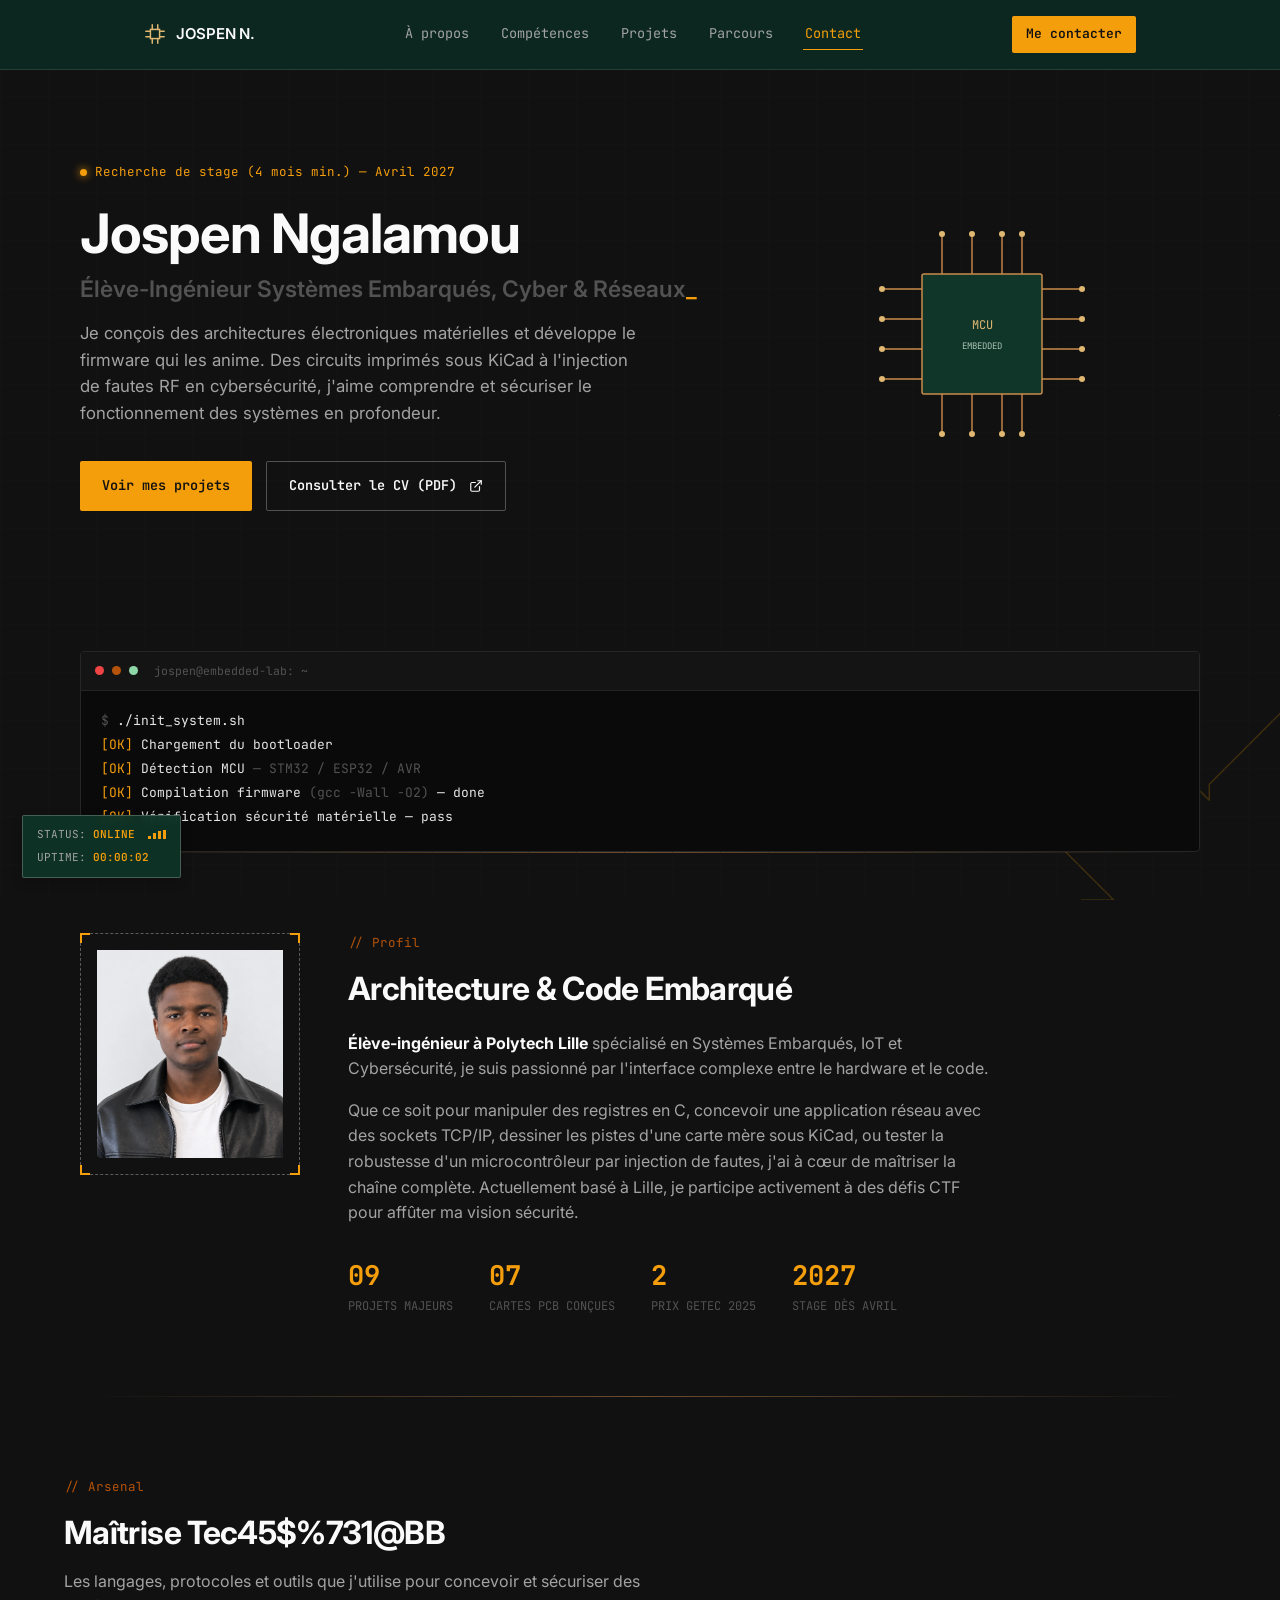
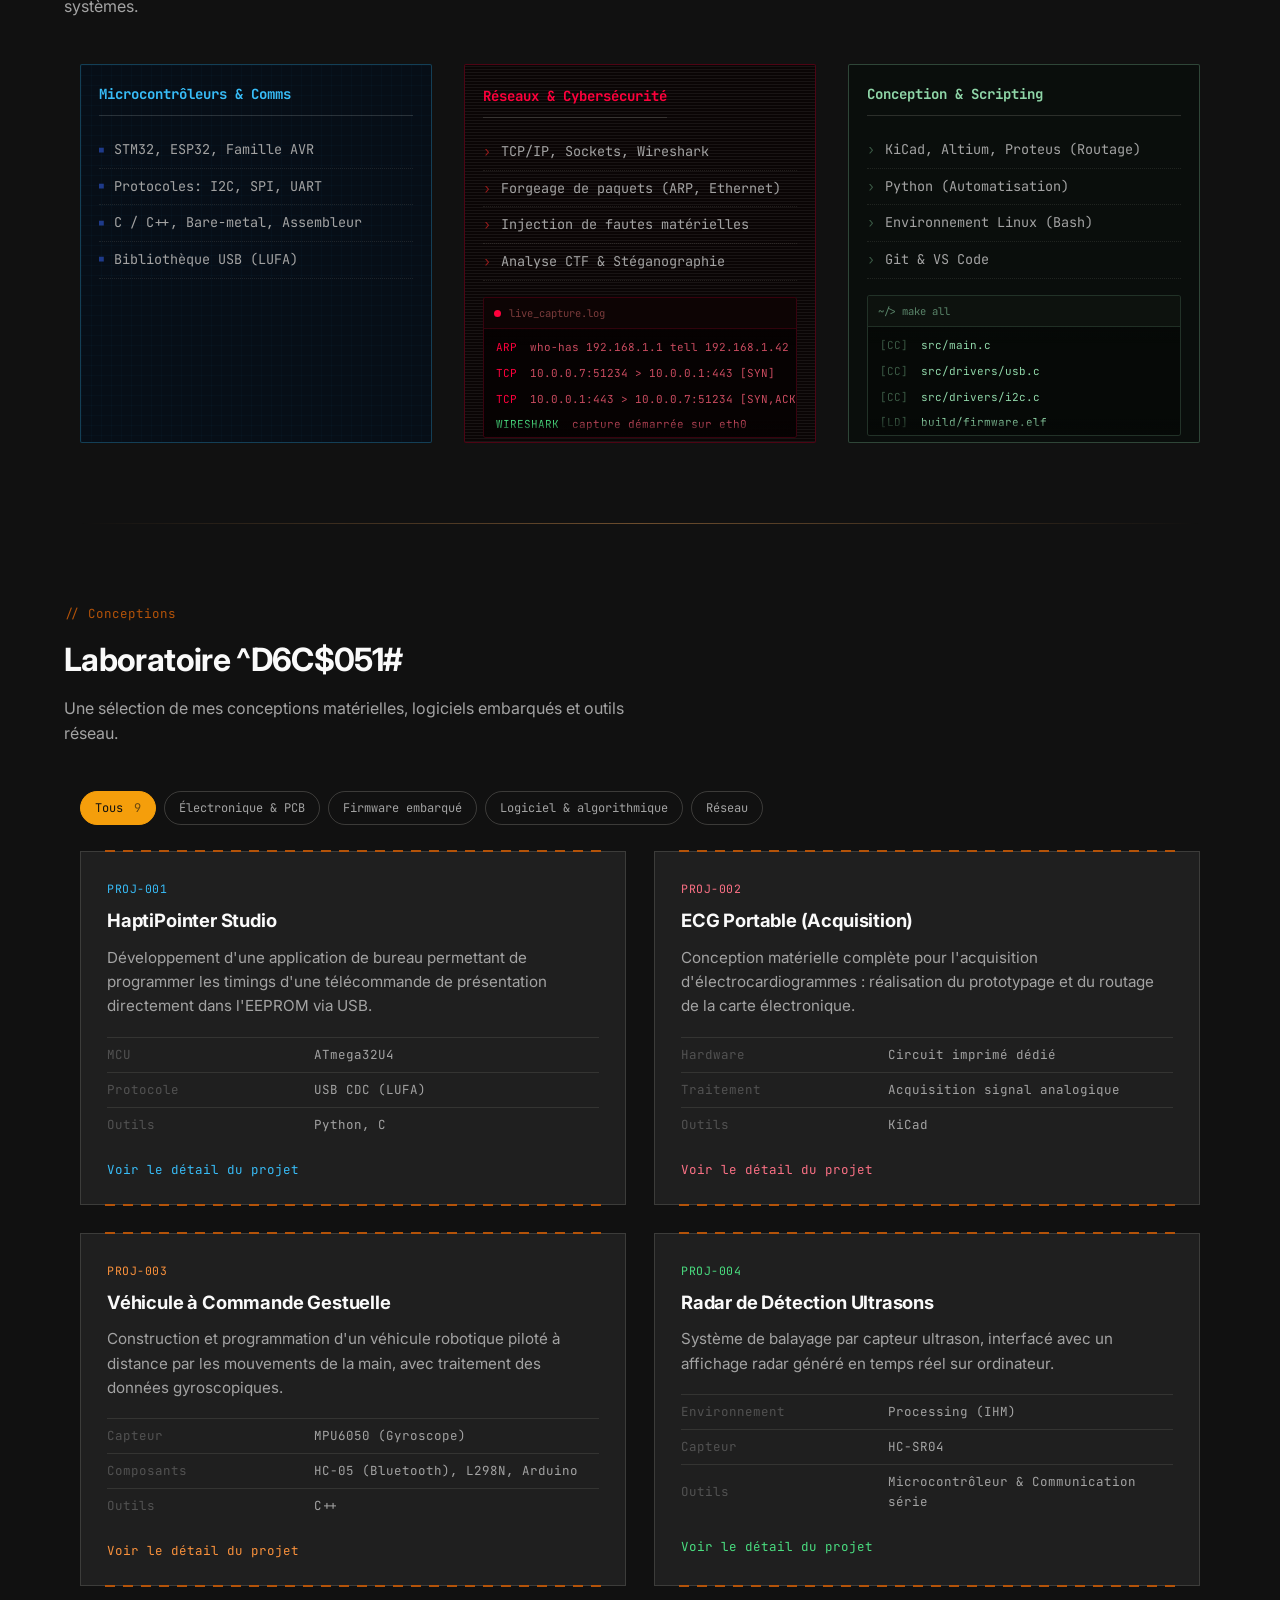
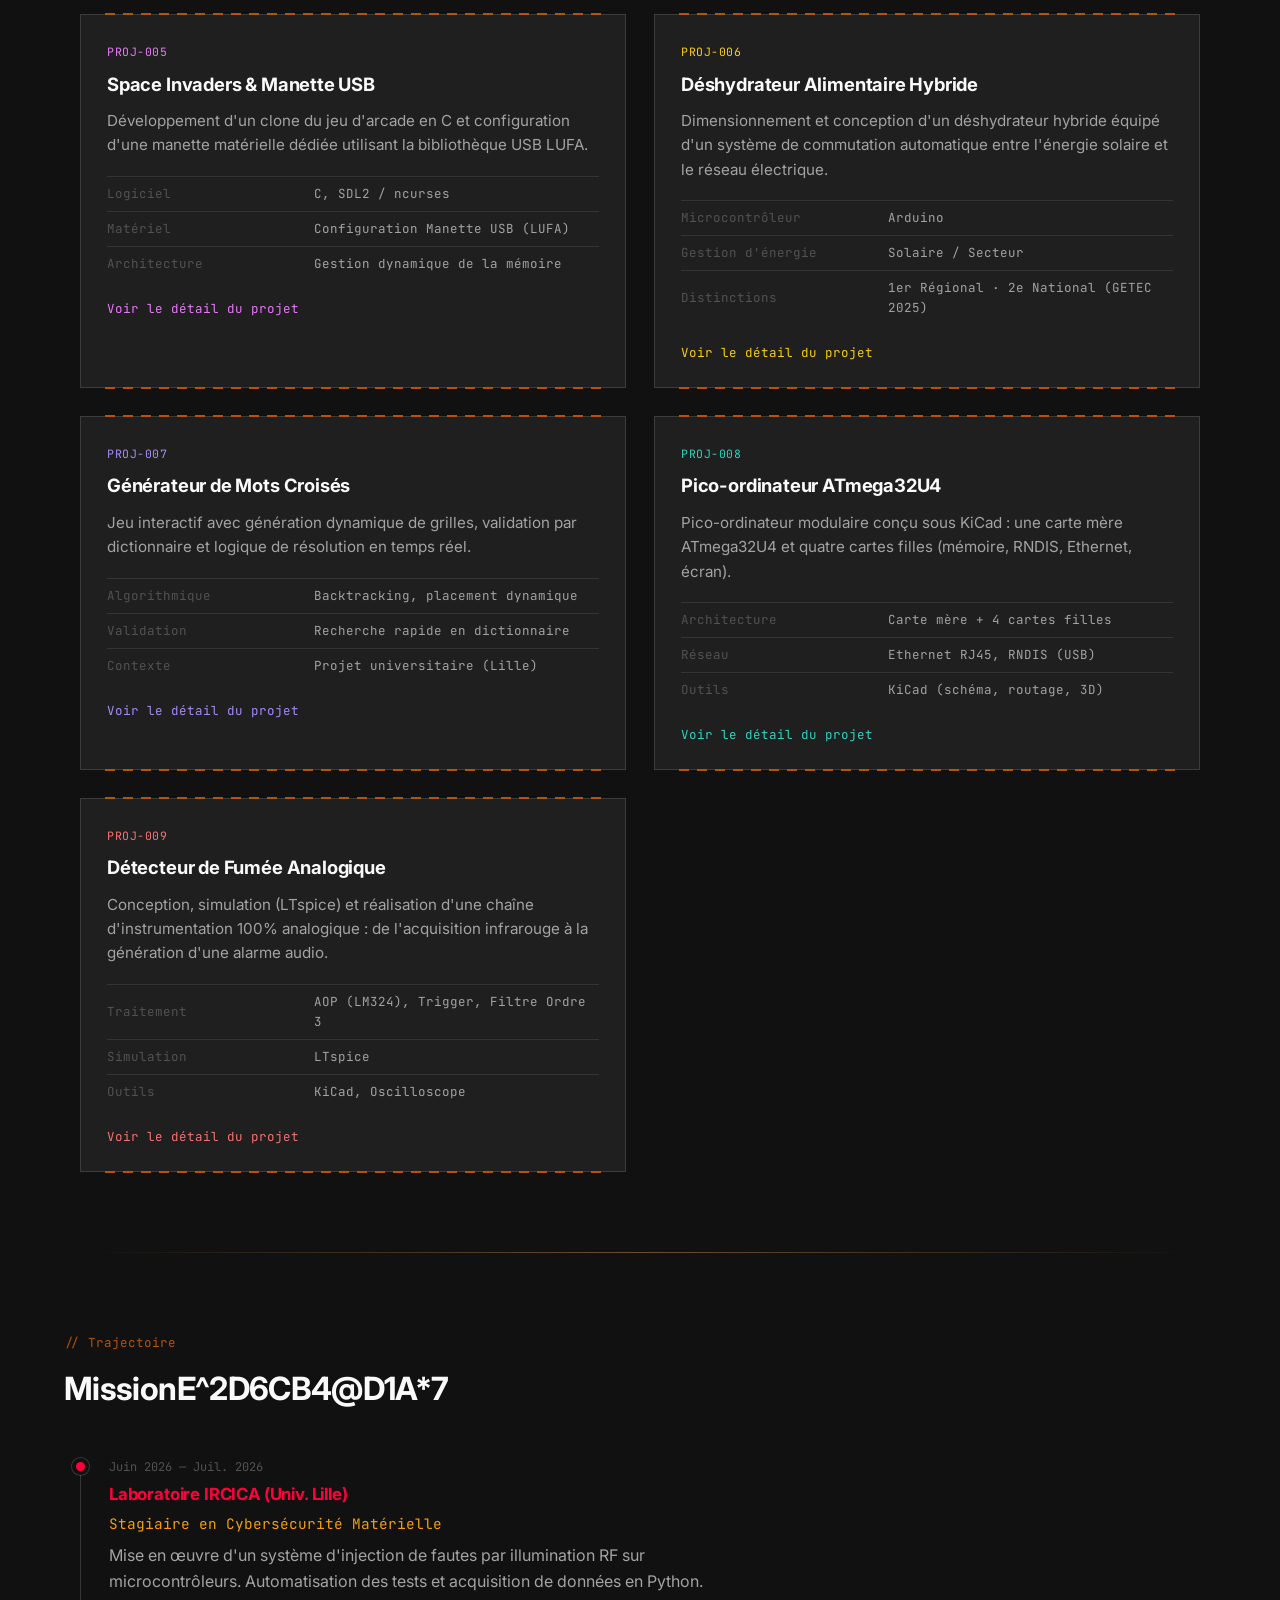
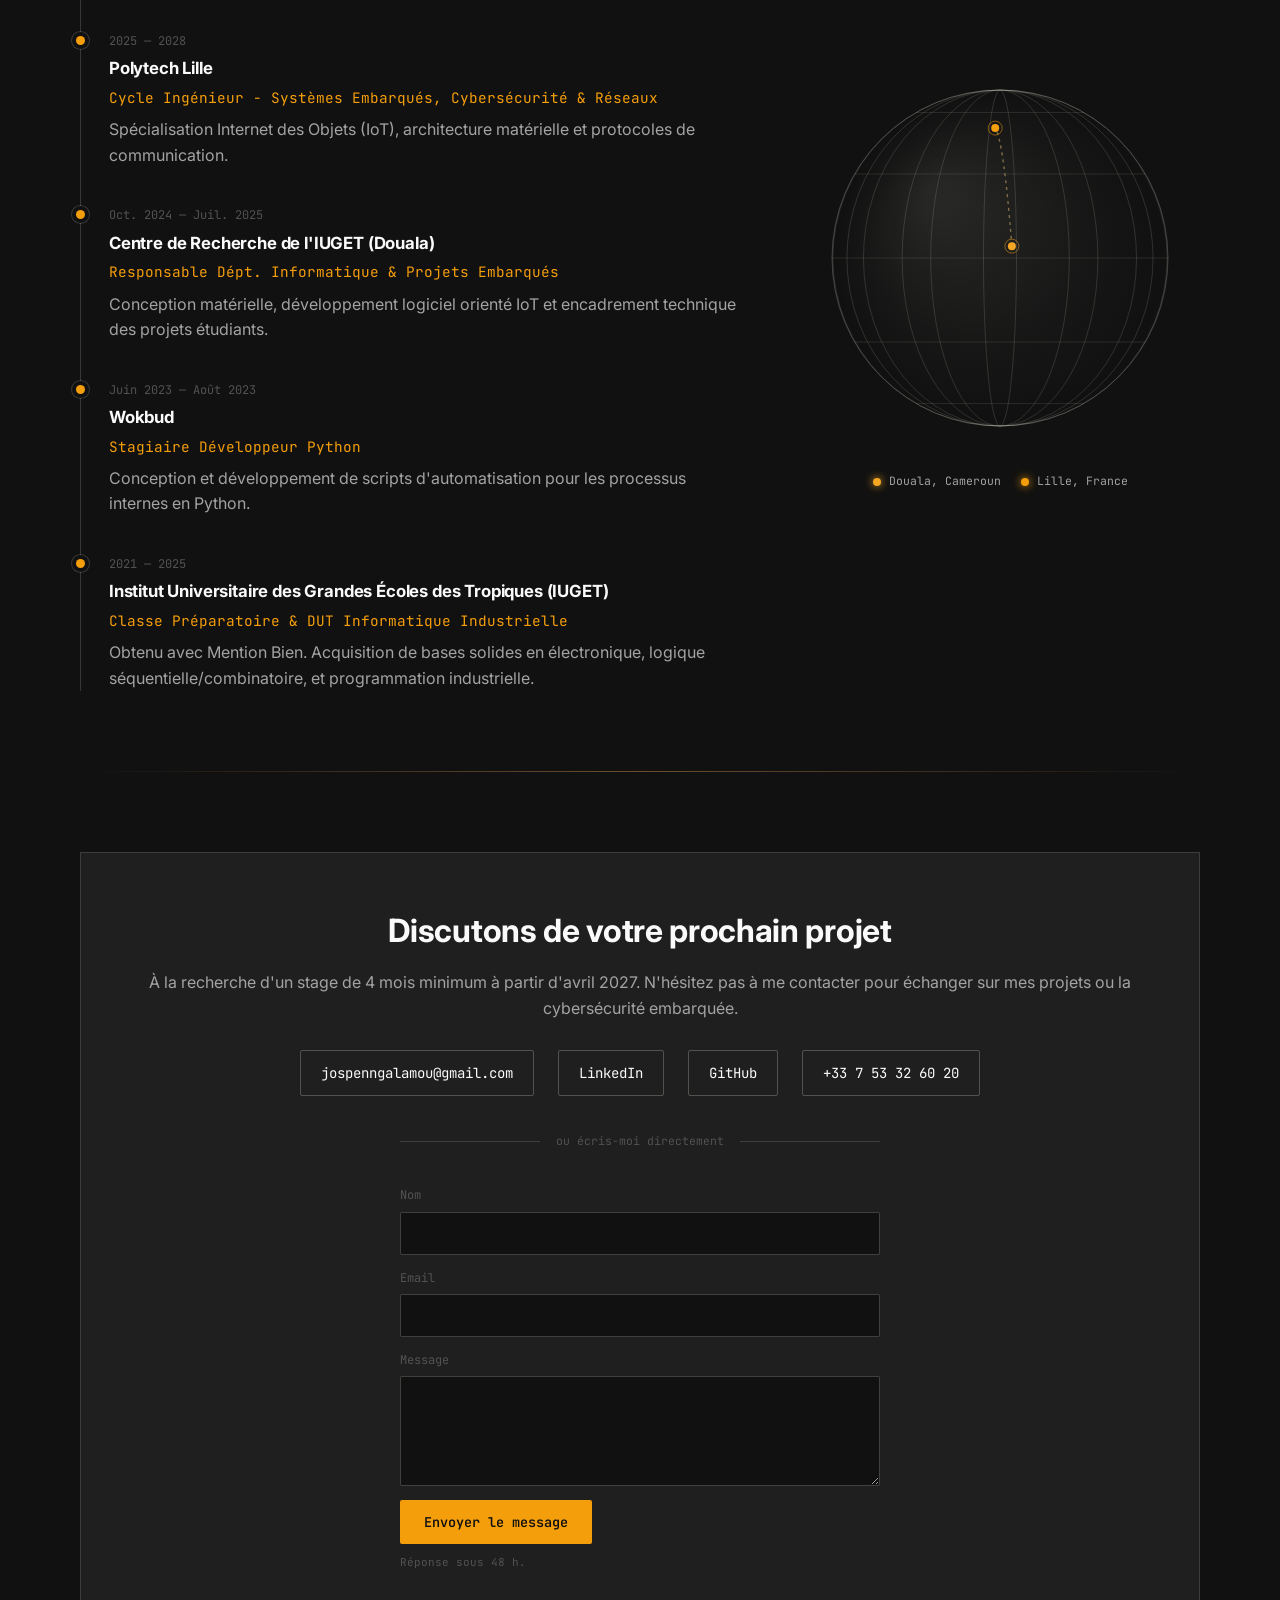
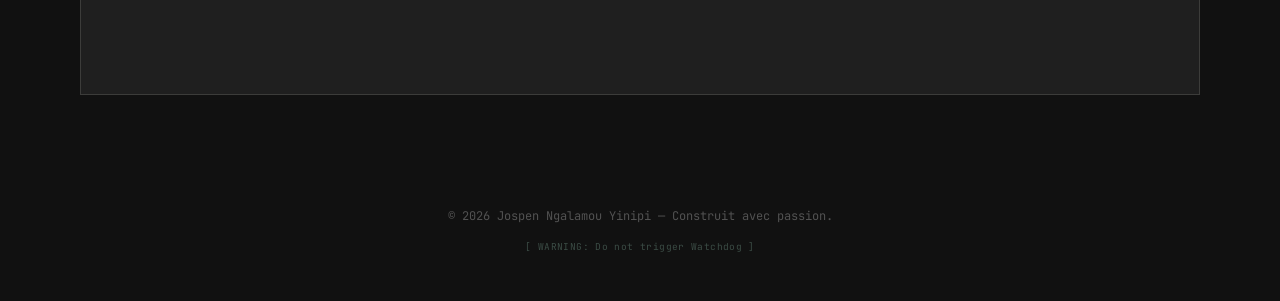
<file: index.html>
<!DOCTYPE html>
<html lang="fr">
<head>
<meta charset="UTF-8">
<meta name="viewport" content="width=device-width, initial-scale=1.0">
<title>Jospen Ngalamou | Élève-Ingénieur Systèmes Embarqués & Cyber</title>
<meta name="description" content="Recherche de stage (4 mois min) dès avril 2027 : conception de cartes, développement firmware C/C++ et cybersécurité.">

<!-- Balises Open Graph optimisées (WhatsApp, LinkedIn, Twitter) -->
<meta property="og:title" content="Jospen Ngalamou — Élève-Ingénieur Systèmes Embarqués">
<meta property="og:description" content="Recherche de stage (4 mois min) dès avril 2027 : conception PCB, firmware et cybersécurité.">
<meta property="og:image" content="https://yinipi.github.io/img/back_image.png">
<meta property="og:image:secure_url" content="https://yinipi.github.io/img/back_image.png">
<meta property="og:image:type" content="image/png">
<meta property="og:image:width" content="1200">
<meta property="og:image:height" content="630">
<meta property="og:type" content="website">
<meta name="twitter:card" content="summary_large_image">
<meta name="twitter:image" content="https://yinipi.github.io/img/back_image.png">

<link rel="icon" href="data:image/svg+xml,%3Csvg xmlns='http://www.w3.org/2000/svg' viewBox='0 0 24 24'%3E%3Crect width='24' height='24' fill='%230b2b22'/%3E%3Crect x='7' y='7' width='10' height='10' stroke='%23e0b872' stroke-width='1.6' fill='none'/%3E%3Cpath d='M9 2v5M15 2v5M9 17v5M15 17v5M2 9h5M2 15h5M17 9h5M17 15h5' stroke='%23e0b872' stroke-width='1.6' stroke-linecap='round'/%3E%3C/svg%3E">
<link rel="preconnect" href="https://fonts.googleapis.com">
<link href="https://fonts.googleapis.com/css2?family=JetBrains+Mono:wght@400;500;600;700&family=Inter:wght@400;500;600;700;800&display=swap" rel="stylesheet">
<link rel="stylesheet" href="style.css">

<!-- Correctifs d'affichage (Typographie "Moins Robot" et animation MCU) -->
<style>
  /* Adoucir la typographie pour un rendu plus humain et professionnel */
  .hero h1, .sec-title, .mark {
    font-family: var(--sans) !important;
    letter-spacing: -0.02em;
  }
  .hero h1 .role {
    font-family: var(--sans) !important;
    letter-spacing: 0;
    font-weight: 600;
  }
  .ic-card h3, .tl-item h3, .contact-box h2 {
    font-family: var(--sans) !important;
    font-weight: 700;
    letter-spacing: -0.01em;
  }
  
  /* Lévitation du MCU */
  @media (prefers-reduced-motion: no-preference) {
    .chip { 
      animation: hero-fade .9s ease .3s forwards, float 6s ease-in-out 1.2s infinite !important; 
    }
  }
</style>
</head>
<body data-theme="embedded">

<canvas id="pcb-canvas" aria-hidden="true"></canvas>

<header class="topnav">
  <div class="topnav-inner">
    <a href="#top" class="mark">
      <svg width="22" height="22" viewBox="0 0 24 24" fill="none">
        <rect x="7" y="7" width="10" height="10" stroke="#e0b872" stroke-width="1.6"/>
        <path d="M9 2v5M15 2v5M9 17v5M15 17v5M2 9h5M2 15h5M17 9h5M17 15h5" stroke="#e0b872" stroke-width="1.6" stroke-linecap="round"/>
      </svg>
      JOSPEN N.
    </a>
    <nav class="links">
      <a href="#about">À propos</a>
      <a href="#skills">Compétences</a>
      <a href="#projects">Projets</a>
      <a href="#experience">Parcours</a>
      <a href="#contact">Contact</a>
    </nav>
    <a href="#contact" class="navcta">Me contacter</a>
    <button class="menu-toggle" aria-label="Ouvrir le menu" aria-expanded="false">
      <span></span><span></span><span></span>
    </button>
  </div>
  <nav class="mobile-menu">
    <a href="#about">À propos</a>
    <a href="#skills">Compétences</a>
    <a href="#projects">Projets</a>
    <a href="#experience">Parcours</a>
    <a href="#contact">Contact</a>
  </nav>
</header>

<div id="top" class="hero">
  <div class="hero-grid">
    <div>
      <div class="eyebrow-pin"><span class="dot"></span>Recherche de stage (4 mois min.) — Avril 2027</div>
      <h1>Jospen Ngalamou
        <span class="role">Élève-Ingénieur Systèmes Embarqués, Cyber &amp; Réseaux</span>
      </h1>
      <p class="desc">Je conçois des architectures électroniques matérielles et développe le firmware qui les anime. Des circuits imprimés sous KiCad à l'injection de fautes RF en cybersécurité, j'aime comprendre et sécuriser le fonctionnement des systèmes en profondeur.</p>
      <div class="ctas">
        <a href="#projects" class="btn btn-primary">Voir mes projets</a>
        <a href="main.pdf" target="_blank" rel="noopener noreferrer" class="btn btn-ghost">
          <span>Consulter le CV (PDF)</span>
          <svg width="14" height="14" viewBox="0 0 24 24" fill="none" stroke="currentColor" stroke-width="2" stroke-linecap="round" stroke-linejoin="round" aria-hidden="true" style="margin-left: 2px;">
            <path d="M18 13v6a2 2 0 0 1-2 2H5a2 2 0 0 1-2-2V8a2 2 0 0 1 2-2h6"></path>
            <polyline points="15 3 21 3 21 9"></polyline>
            <line x1="10" y1="14" x2="21" y2="3"></line>
          </svg>
        </a>
      </div>
    </div>
    <div class="chip">
      <svg viewBox="0 0 300 300" fill="none">
        <rect x="90" y="90" width="120" height="120" rx="2" fill="#0f3629" stroke="#c98a4b" stroke-width="1.5"/>
        <text x="150" y="145" text-anchor="middle" font-family="JetBrains Mono, monospace" font-size="12" fill="#e0b872">MCU</text>
        <text x="150" y="165" text-anchor="middle" font-family="JetBrains Mono, monospace" font-size="9" fill="#a9c2b4">EMBEDDED</text>
        <g stroke="#c98a4b" stroke-width="1.4">
          <path d="M90 105H50M90 135H50M90 165H50M90 195H50"/>
          <path d="M210 105H250M210 135H250M210 165H250M210 195H250"/>
          <path d="M110 90V50M140 90V50M170 90V50M190 90V50"/>
          <path d="M110 210V250M140 210V250M170 210V250M190 210V250"/>
        </g>
        <g fill="#e0b872">
          <circle cx="50" cy="105" r="3"/><circle cx="50" cy="135" r="3"/><circle cx="50" cy="165" r="3"/><circle cx="50" cy="195" r="3"/>
          <circle cx="250" cy="105" r="3"/><circle cx="250" cy="135" r="3"/><circle cx="250" cy="165" r="3"/><circle cx="250" cy="195" r="3"/>
          <circle cx="110" cy="50" r="3"/><circle cx="140" cy="50" r="3"/><circle cx="170" cy="50" r="3"/><circle cx="190" cy="50" r="3"/>
          <circle cx="110" cy="250" r="3"/><circle cx="140" cy="250" r="3"/><circle cx="170" cy="250" r="3"/><circle cx="190" cy="250" r="3"/>
        </g>
        <circle class="mcu-pulse mcu-pulse-left" cx="90" cy="135" r="2.4"/>
        <circle class="mcu-pulse mcu-pulse-right" cx="210" cy="165" r="2.4"/>
        <circle class="mcu-pulse mcu-pulse-top" cx="140" cy="90" r="2.4"/>
        <circle class="mcu-pulse mcu-pulse-bottom" cx="170" cy="210" r="2.4"/>
      </svg>
    </div>
  </div>
</div>

<div class="hero-terminal">
  <div class="term-bar">
    <span class="dot r"></span><span class="dot a"></span><span class="dot g"></span>
    <span class="term-path">jospen@embedded-lab: ~</span>
  </div>
  <div class="term-body">
    <div><span class="prompt">$</span> ./init_system.sh</div>
    <div><span class="ok">[OK]</span> Chargement du bootloader</div>
    <div><span class="ok">[OK]</span> Détection MCU <span class="dim">— STM32 / ESP32 / AVR</span></div>
    <div><span class="ok">[OK]</span> Compilation firmware <span class="dim">(gcc -Wall -O2)</span> — done</div>
    <div><span class="ok">[OK]</span> Vérification sécurité matérielle — pass</div>
    <div><span class="prompt">$</span> <span class="cursor"></span></div>
  </div>
</div>

<hr class="trace">

<section id="about">
  <div class="about-grid">
    <div class="photo-frame" id="photo-frame">
      <span class="corner c-tl"></span><span class="corner c-tr"></span><span class="corner c-bl"></span><span class="corner c-br"></span>
      <img src="img/photo.png" alt="Jospen Ngalamou Yinipi" style="width:100%; height:100%; object-fit:cover;">
    </div>
    <button id="photo-remove" style="display:none; margin-top:10px; font-family:var(--mono); font-size:11.5px; color:var(--muted); background:none; border:none; cursor:pointer; text-decoration:underline;">Retirer la photo</button>
    <div class="about-text">
      <div class="sec-tag">// Profil</div>
      <h2 class="sec-title">Architecture &amp; Code Embarqué</h2>
      <p><strong>Élève-ingénieur à Polytech Lille</strong> spécialisé en Systèmes Embarqués, IoT et Cybersécurité, je suis passionné par l'interface complexe entre le hardware et le code.</p>
      <p>Que ce soit pour manipuler des registres en C, concevoir une application réseau avec des sockets TCP/IP, dessiner les pistes d'une carte mère sous KiCad, ou tester la robustesse d'un microcontrôleur par injection de fautes, j'ai à cœur de maîtriser la chaîne complète. Actuellement basé à Lille, je participe activement à des défis CTF pour affûter ma vision sécurité.</p>
      <div class="stat-row">
        <div class="stat"><div class="n">09</div><div class="l">PROJETS MAJEURS</div></div>
        <div class="stat"><div class="n">07</div><div class="l">CARTES PCB CONÇUES</div></div>
        <div class="stat"><div class="n">2</div><div class="l">PRIX GETEC 2025</div></div>
        <div class="stat"><div class="n">2027</div><div class="l">STAGE DÈS AVRIL</div></div>
      </div>
    </div>
  </div>
</section>

<hr class="trace">

<section id="skills">
  <div class="sec-head">
    <div class="sec-tag">// Arsenal</div>
    <h2 class="sec-title">Maîtrise Technologique</h2>
    <p class="sec-sub">Les langages, protocoles et outils que j'utilise pour concevoir et sécuriser des systèmes.</p>
  </div>
  
  <div class="skills-cols">
    
    <!-- Bloc 1 : Hardware (Effet Analyseur Logique) -->
    <div class="skill-block hardware">
      <h3>Microcontrôleurs &amp; Comms</h3>
      <ul class="pin-list">
        <li>STM32, ESP32, Famille AVR</li>
        <li>Protocoles: I2C, SPI, UART</li>
        <li>C / C++, Bare-metal, Assembleur</li>
        <li>Bibliothèque USB (LUFA)</li>
      </ul>
    </div>
    
    <!-- Bloc 2 : Cyber (Effet Glitch & Live Capture existant) -->
    <div class="skill-block cyber">
      <h3 data-text="Réseaux &amp; Cybersécurité">Réseaux &amp; Cybersécurité</h3>
      <ul class="pin-list">
        <li>TCP/IP, Sockets, Wireshark</li>
        <li>Forgeage de paquets (ARP, Ethernet)</li>
        <li>Injection de fautes matérielles</li>
        <li>Analyse CTF &amp; Stéganographie</li>
      </ul>
      <div class="cyber-feed" aria-hidden="true">
        <div class="cyber-feed-bar"><span class="cyber-dot"></span>live_capture.log</div>
        <div class="cyber-feed-viewport">
          <div class="cyber-feed-track">
            <div class="cyber-line"><span class="tag">ARP</span> who-has 192.168.1.1 tell 192.168.1.42</div>
            <div class="cyber-line"><span class="tag">TCP</span> 10.0.0.7:51234 &gt; 10.0.0.1:443 [SYN]</div>
            <div class="cyber-line"><span class="tag">TCP</span> 10.0.0.1:443 &gt; 10.0.0.7:51234 [SYN,ACK]</div>
            <div class="cyber-line"><span class="tag ok">WIRESHARK</span> capture démarrée sur eth0</div>
            <div class="cyber-line"><span class="tag warn">FAULT-INJECT</span> pulse RF 433MHz — fenêtre synchronisée</div>
            <div class="cyber-line"><span class="tag ok">CTF</span> flag{r3vers3_3ng1neering} — validé</div>
            <div class="cyber-line"><span class="tag warn">ALERT</span> réponse ARP non sollicitée — test spoofing OK</div>
            <div class="cyber-line"><span class="tag">STEG</span> payload extrait de image.png (LSB)</div>
            <!-- Duplication pour boucle infinie -->
            <div class="cyber-line"><span class="tag">ARP</span> who-has 192.168.1.1 tell 192.168.1.42</div>
            <div class="cyber-line"><span class="tag">TCP</span> 10.0.0.7:51234 &gt; 10.0.0.1:443 [SYN]</div>
            <div class="cyber-line"><span class="tag">TCP</span> 10.0.0.1:443 &gt; 10.0.0.7:51234 [SYN,ACK]</div>
            <div class="cyber-line"><span class="tag ok">WIRESHARK</span> capture démarrée sur eth0</div>
            <div class="cyber-line"><span class="tag warn">FAULT-INJECT</span> pulse RF 433MHz — fenêtre synchronisée</div>
            <div class="cyber-line"><span class="tag ok">CTF</span> flag{r3vers3_3ng1neering} — validé</div>
            <div class="cyber-line"><span class="tag warn">ALERT</span> réponse ARP non sollicitée — test spoofing OK</div>
            <div class="cyber-line"><span class="tag">STEG</span> payload extrait de image.png (LSB)</div>
          </div>
        </div>
      </div>
    </div>
    
    <!-- Bloc 3 : Software (Effet Build Log) -->
    <div class="skill-block software">
      <h3>Conception &amp; Scripting</h3>
      <ul class="pin-list">
        <li>KiCad, Altium, Proteus (Routage)</li>
        <li>Python (Automatisation)</li>
        <li>Environnement Linux (Bash)</li>
        <li>Git &amp; VS Code</li>
      </ul>
      <div class="build-feed" aria-hidden="true">
        <div class="build-feed-bar">~/> make all</div>
        <div class="build-feed-viewport">
          <div class="build-feed-track">
            <div class="build-line"><span class="tag">[CC]</span> src/main.c</div>
            <div class="build-line"><span class="tag">[CC]</span> src/drivers/usb.c</div>
            <div class="build-line"><span class="tag">[CC]</span> src/drivers/i2c.c</div>
            <div class="build-line"><span class="tag">[LD]</span> build/firmware.elf</div>
            <div class="build-line"><span class="tag">[OBJCOPY]</span> build/firmware.hex</div>
            <div class="build-line"><span class="tag">[OK]</span> Build successful (0 errors)</div>
            <div class="build-line"><span class="tag">[GIT]</span> Committing changes...</div>
            <div class="build-line"><span class="tag">[PUSH]</span> Deploying to production</div>
            <!-- Duplication pour boucle infinie -->
            <div class="build-line"><span class="tag">[CC]</span> src/main.c</div>
            <div class="build-line"><span class="tag">[CC]</span> src/drivers/usb.c</div>
            <div class="build-line"><span class="tag">[CC]</span> src/drivers/i2c.c</div>
            <div class="build-line"><span class="tag">[LD]</span> build/firmware.elf</div>
            <div class="build-line"><span class="tag">[OBJCOPY]</span> build/firmware.hex</div>
            <div class="build-line"><span class="tag">[OK]</span> Build successful (0 errors)</div>
            <div class="build-line"><span class="tag">[GIT]</span> Committing changes...</div>
            <div class="build-line"><span class="tag">[PUSH]</span> Deploying to production</div>
          </div>
        </div>
      </div>
    </div>
    
  </div>
</section>

<hr class="trace">

<section id="projects">
  <div class="sec-head">
    <div class="sec-tag">// Conceptions</div>
    <h2 class="sec-title">Laboratoire &amp; Projets</h2>
    <p class="sec-sub">Une sélection de mes conceptions matérielles, logiciels embarqués et outils réseau.</p>
  </div>
  <div class="proj-filter" role="group" aria-label="Filtrer les projets">
    <button class="filter-btn on" data-filter="all">Tous <span>9</span></button>
    <button class="filter-btn" data-filter="hardware">Électronique &amp; PCB</button>
    <button class="filter-btn" data-filter="firmware">Firmware embarqué</button>
    <button class="filter-btn" data-filter="software">Logiciel &amp; algorithmique</button>
    <button class="filter-btn" data-filter="network">Réseau</button>
  </div>
  <div class="proj-grid">

    <a class="ic-card" href="projects/proj-001.html" data-cat="hardware firmware software" style="--card-accent:#38bdf8">
      <div class="ic-partno">PROJ-001</div>
      <h3>HaptiPointer Studio</h3>
      <p>Développement d'une application de bureau permettant de programmer les timings d'une télécommande de présentation directement dans l'EEPROM via USB.</p>
      <table class="spec-table">
        <tr><td class="k">MCU</td><td>ATmega32U4</td></tr>
        <tr><td class="k">Protocole</td><td>USB CDC (LUFA)</td></tr>
        <tr><td class="k">Outils</td><td>Python, C</td></tr>
      </table>
      <div class="ic-more">Voir le détail du projet</div>
    </a>

    <a class="ic-card" href="projects/proj-002.html" data-cat="hardware" style="--card-accent:#fb7185">
      <div class="ic-partno">PROJ-002</div>
      <h3>ECG Portable (Acquisition)</h3>
      <p>Conception matérielle complète pour l'acquisition d'électrocardiogrammes : réalisation du prototypage et du routage de la carte électronique.</p>
      <table class="spec-table">
        <tr><td class="k">Hardware</td><td>Circuit imprimé dédié</td></tr>
        <tr><td class="k">Traitement</td><td>Acquisition signal analogique</td></tr>
        <tr><td class="k">Outils</td><td>KiCad</td></tr>
      </table>
      <div class="ic-more">Voir le détail du projet</div>
    </a>

    <a class="ic-card" href="projects/proj-003.html" data-cat="hardware firmware" style="--card-accent:#fb923c">
      <div class="ic-partno">PROJ-003</div>
      <h3>Véhicule à Commande Gestuelle</h3>
      <p>Construction et programmation d'un véhicule robotique piloté à distance par les mouvements de la main, avec traitement des données gyroscopiques.</p>
      <table class="spec-table">
        <tr><td class="k">Capteur</td><td>MPU6050 (Gyroscope)</td></tr>
        <tr><td class="k">Composants</td><td>HC-05 (Bluetooth), L298N, Arduino</td></tr>
        <tr><td class="k">Outils</td><td>C++</td></tr>
      </table>
      <div class="ic-more">Voir le détail du projet</div>
    </a>

    <a class="ic-card" href="projects/proj-004.html" data-cat="hardware software" style="--card-accent:#4ade80">
      <div class="ic-partno">PROJ-004</div>
      <h3>Radar de Détection Ultrasons</h3>
      <p>Système de balayage par capteur ultrason, interfacé avec un affichage radar généré en temps réel sur ordinateur.</p>
      <table class="spec-table">
        <tr><td class="k">Environnement</td><td>Processing (IHM)</td></tr>
        <tr><td class="k">Capteur</td><td>HC-SR04</td></tr>
        <tr><td class="k">Outils</td><td>Microcontrôleur &amp; Communication série</td></tr>
      </table>
      <div class="ic-more">Voir le détail du projet</div>
    </a>

    <a class="ic-card" href="projects/proj-005.html" data-cat="firmware software" style="--card-accent:#e879f9">
      <div class="ic-partno">PROJ-005</div>
      <h3>Space Invaders &amp; Manette USB</h3>
      <p>Développement d'un clone du jeu d'arcade en C et configuration d'une manette matérielle dédiée utilisant la bibliothèque USB LUFA.</p>
      <table class="spec-table">
        <tr><td class="k">Logiciel</td><td>C, SDL2 / ncurses</td></tr>
        <tr><td class="k">Matériel</td><td>Configuration Manette USB (LUFA)</td></tr>
        <tr><td class="k">Architecture</td><td>Gestion dynamique de la mémoire</td></tr>
      </table>
      <div class="ic-more">Voir le détail du projet</div>
    </a>

    <a class="ic-card" href="projects/proj-006.html" data-cat="hardware" style="--card-accent:#facc15">
      <div class="ic-partno">PROJ-006</div>
      <h3>Déshydrateur Alimentaire Hybride</h3>
      <p>Dimensionnement et conception d'un déshydrateur hybride équipé d'un système de commutation automatique entre l'énergie solaire et le réseau électrique.</p>
      <table class="spec-table">
        <tr><td class="k">Microcontrôleur</td><td>Arduino</td></tr>
        <tr><td class="k">Gestion d'énergie</td><td>Solaire / Secteur</td></tr>
        <tr><td class="k">Distinctions</td><td>1er Régional · 2e National (GETEC 2025)</td></tr>
      </table>
      <div class="ic-more">Voir le détail du projet</div>
    </a>

    <a class="ic-card" href="projects/proj-007.html" data-cat="software" style="--card-accent:#a78bfa">
      <div class="ic-partno">PROJ-007</div>
      <h3>Générateur de Mots Croisés</h3>
      <p>Jeu interactif avec génération dynamique de grilles, validation par dictionnaire et logique de résolution en temps réel.</p>
      <table class="spec-table">
        <tr><td class="k">Algorithmique</td><td>Backtracking, placement dynamique</td></tr>
        <tr><td class="k">Validation</td><td>Recherche rapide en dictionnaire</td></tr>
        <tr><td class="k">Contexte</td><td>Projet universitaire (Lille)</td></tr>
      </table>
      <div class="ic-more">Voir le détail du projet</div>
    </a>

    <a class="ic-card" href="projects/proj-008.html" data-cat="hardware network" style="--card-accent:#2dd4bf">
      <div class="ic-partno">PROJ-008</div>
      <h3>Pico-ordinateur ATmega32U4</h3>
      <p>Pico-ordinateur modulaire conçu sous KiCad : une carte mère ATmega32U4 et quatre cartes filles (mémoire, RNDIS, Ethernet, écran).</p>
      <table class="spec-table">
        <tr><td class="k">Architecture</td><td>Carte mère + 4 cartes filles</td></tr>
        <tr><td class="k">Réseau</td><td>Ethernet RJ45, RNDIS (USB)</td></tr>
        <tr><td class="k">Outils</td><td>KiCad (schéma, routage, 3D)</td></tr>
      </table>
      <div class="ic-more">Voir le détail du projet</div>
    </a>

    <a class="ic-card" href="projects/proj-009.html" data-cat="hardware" style="--card-accent:#f87171">
      <div class="ic-partno">PROJ-009</div>
      <h3>Détecteur de Fumée Analogique</h3>
      <p>Conception, simulation (LTspice) et réalisation d'une chaîne d'instrumentation 100% analogique : de l'acquisition infrarouge à la génération d'une alarme audio.</p>
      <table class="spec-table">
        <tr><td class="k">Traitement</td><td>AOP (LM324), Trigger, Filtre Ordre 3</td></tr>
        <tr><td class="k">Simulation</td><td>LTspice</td></tr>
        <tr><td class="k">Outils</td><td>KiCad, Oscilloscope</td></tr>
      </table>
      <div class="ic-more">Voir le détail du projet</div>
    </a>

  </div>
</section>

<hr class="trace">

<section id="experience">
  <div class="sec-head">
    <div class="sec-tag">// Trajectoire</div>
    <h2 class="sec-title">Missions &amp; Académique</h2>
  </div>
  <div class="exp-grid">
    <div class="timeline">
      <div class="tl-item cyber">
        <div class="tl-date">Juin 2026 — Juil. 2026</div>
        <h3>Laboratoire IRCICA (Univ. Lille)</h3>
        <div class="tl-role">Stagiaire en Cybersécurité Matérielle</div>
        <p>Mise en œuvre d'un système d'injection de fautes par illumination RF sur microcontrôleurs. Automatisation des tests et acquisition de données en Python.</p>
      </div>
      <div class="tl-item">
        <div class="tl-date">2025 — 2028</div>
        <h3>Polytech Lille</h3>
        <div class="tl-role">Cycle Ingénieur - Systèmes Embarqués, Cybersécurité &amp; Réseaux</div>
        <p>Spécialisation Internet des Objets (IoT), architecture matérielle et protocoles de communication.</p>
      </div>
      <div class="tl-item">
        <div class="tl-date">Oct. 2024 — Juil. 2025</div>
        <h3>Centre de Recherche de l'IUGET (Douala)</h3>
        <div class="tl-role">Responsable Dépt. Informatique &amp; Projets Embarqués</div>
        <p>Conception matérielle, développement logiciel orienté IoT et encadrement technique des projets étudiants.</p>
      </div>
      <div class="tl-item">
        <div class="tl-date">Juin 2023 — Août 2023</div>
        <h3>Wokbud</h3>
        <div class="tl-role">Stagiaire Développeur Python</div>
        <p>Conception et développement de scripts d'automatisation pour les processus internes en Python.</p>
      </div>
      <div class="tl-item">
        <div class="tl-date">2021 — 2025</div>
        <h3>Institut Universitaire des Grandes Écoles des Tropiques (IUGET)</h3>
        <div class="tl-role">Classe Préparatoire &amp; DUT Informatique Industrielle</div>
        <p>Obtenu avec Mention Bien. Acquisition de bases solides en électronique, logique séquentielle/combinatoire, et programmation industrielle.</p>
      </div>
    </div>

    <div class="globe-wrap">
      <canvas id="globe-canvas" aria-hidden="true"></canvas>
      <div class="globe-caption">
        <span class="globe-pin"><span class="globe-dot" style="background:#f5a623; box-shadow:0 0 8px #f5a623;"></span>Douala, Cameroun</span>
        <span class="globe-pin"><span class="globe-dot"></span>Lille, France</span>
      </div>
    </div>
  </div>
</section>

<hr class="trace">

<section id="contact">
  <div class="contact-box">
    <h2>Discutons de votre prochain projet</h2>
    <p>À la recherche d'un stage de 4 mois minimum à partir d'avril 2027. N'hésitez pas à me contacter pour échanger sur mes projets ou la cybersécurité embarquée.</p>
    <div class="contact-links">
      <a href="mailto:jospenngalamou@gmail.com">jospenngalamou@gmail.com</a>
      <a href="https://www.linkedin.com/in/jospen-ngalamou-8a8695231/" target="_blank" rel="noopener">LinkedIn</a>
      <a href="https://github.com/yinipi" target="_blank" rel="noopener">GitHub</a>
      <a href="tel:+33753326020">+33 7 53 32 60 20</a>
    </div>

    <div class="contact-divider">ou écris-moi directement</div>

    <form class="contact-form" action="https://formspree.io/f/xqpkroge" method="POST">
      <label for="name">Nom</label>
      <input type="text" id="name" name="name" required>
      <label for="email">Email</label>
      <input type="email" id="email" name="email" required>
      <label for="message">Message</label>
      <textarea id="message" name="message" required></textarea>
      <button type="submit">Envoyer le message</button>
      <p class="form-note">Réponse sous 48 h.</p>
    </form>
  </div>
</section>

<footer>
  © 2026 Jospen Ngalamou Yinipi — Construit avec passion.
  <div class="wd-line"><button id="wdt-trigger" class="watchdog-trigger" type="button">[ WARNING: Do not trigger Watchdog ]</button></div>
</footer>

<div id="kernel-panic" class="hidden">
  <pre><span class="hf">KERNEL PANIC — Hard Fault Exception</span>
------------------------------------------

R0  = 0x00000000   R1  = 0x2000A3F0
R2  = 0x00000001   R3  = 0x08003A10
R12 = 0xDEADBEEF   LR  = 0x08002F1C
PC  = 0x08003A4C   xPSR= 0x21000000

CFSR = 0x00008200   HFSR = 0x40000000

&gt;&gt;&gt; Stack overflow detected in task 'main_loop'
&gt;&gt;&gt; System halted.</pre>
  <div id="panic-action"></div>
</div>

<button class="back-to-top" aria-label="Retour en haut">↑</button>
<script src="main.js" defer></script>

</body>
</html>
</file>
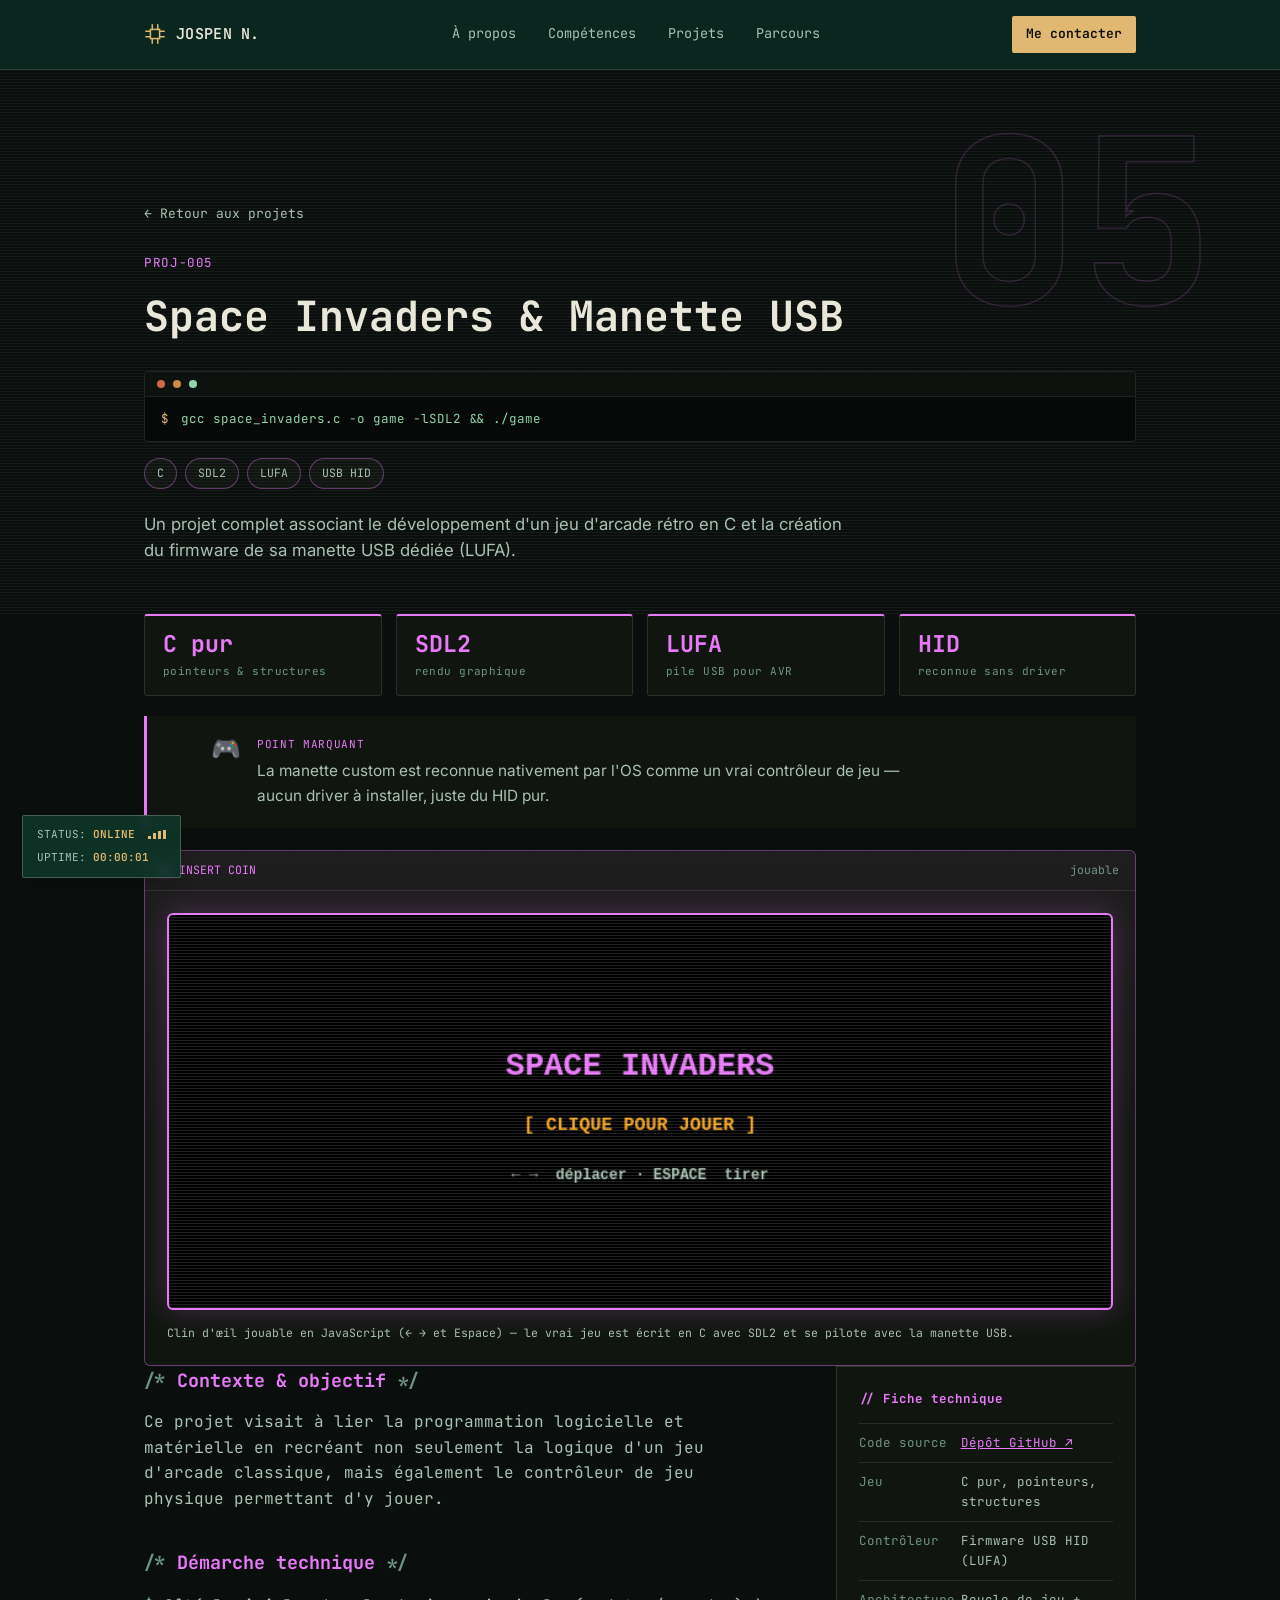
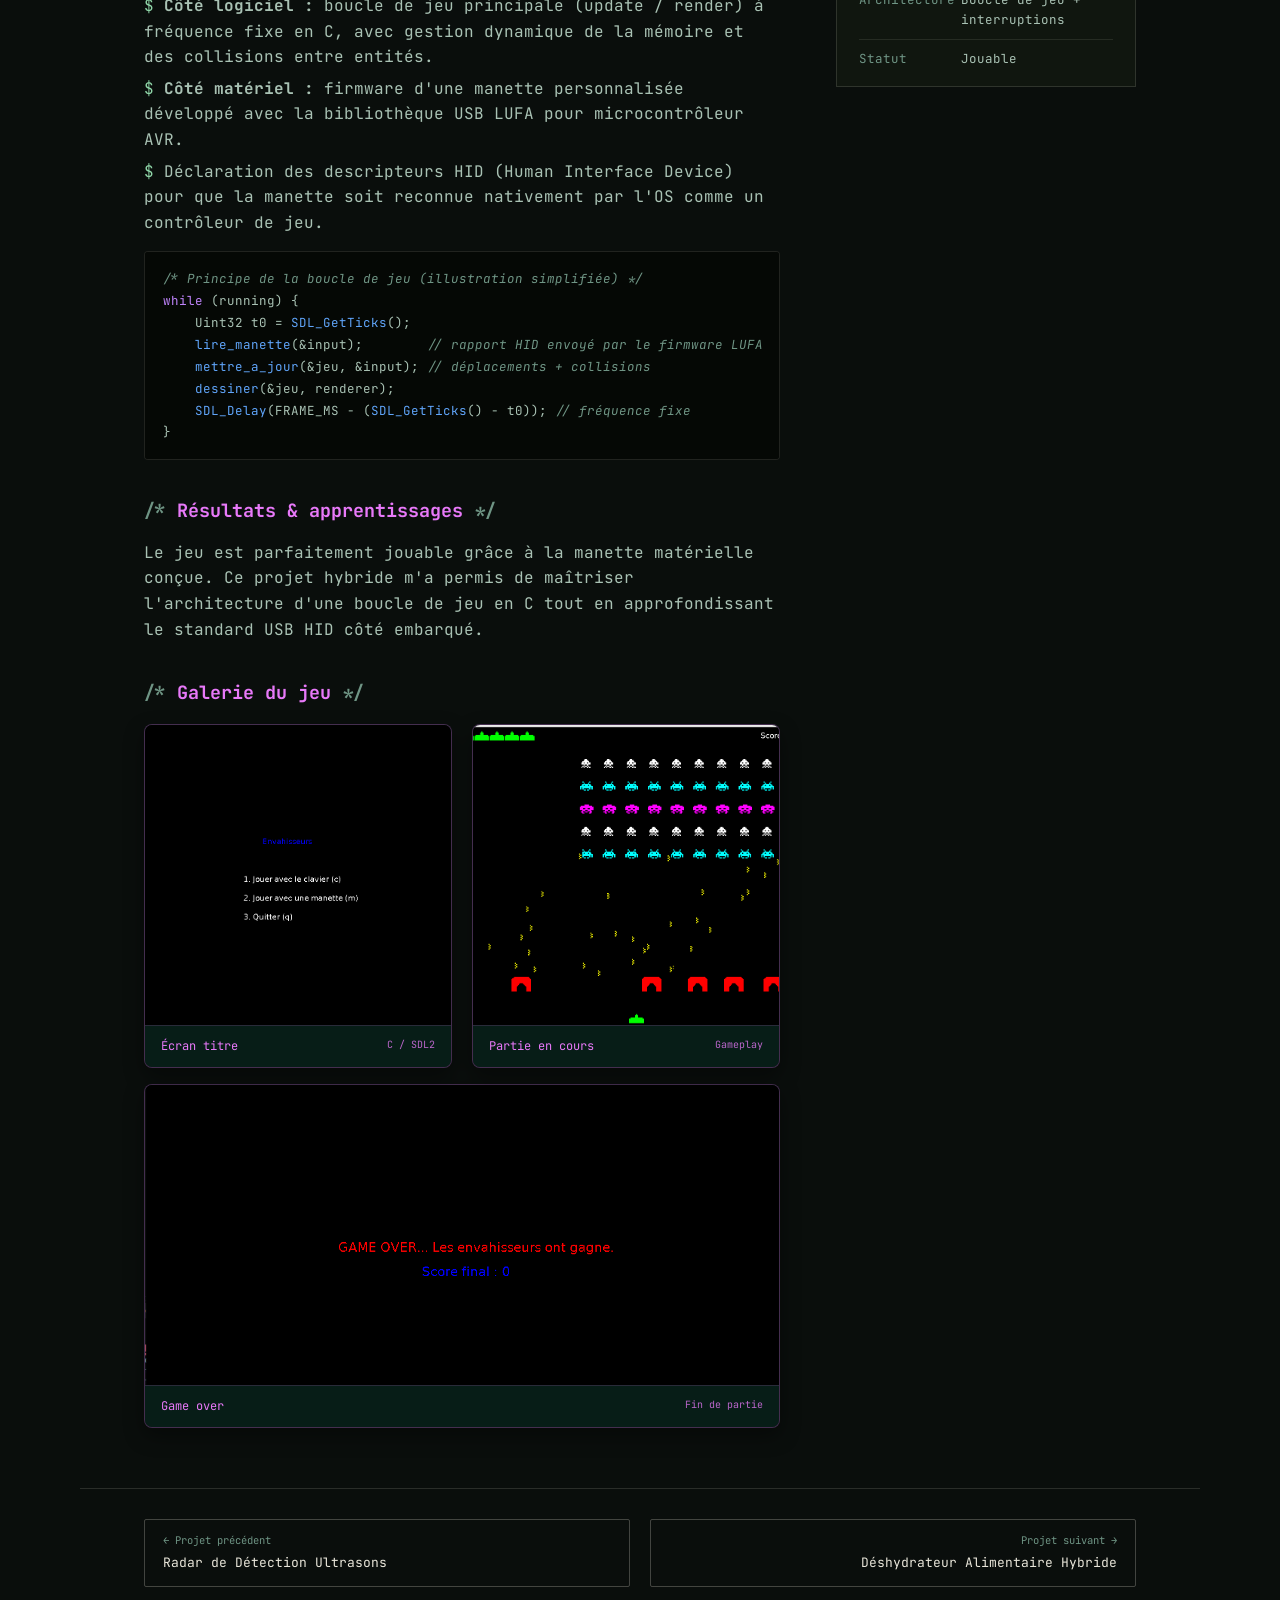
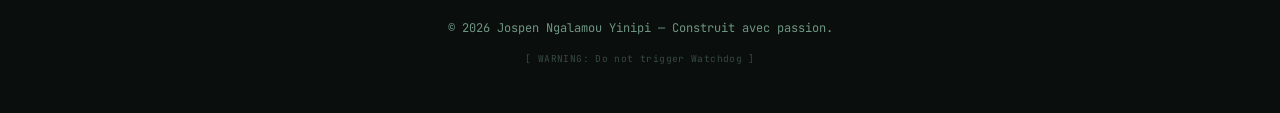
<file: projects/proj-005.html>
<!DOCTYPE html>
<html lang="fr">
<head>
<meta charset="UTF-8">
<meta name="viewport" content="width=device-width, initial-scale=1.0">
<title>Space Invaders &amp; Manette USB — Jospen Ngalamou Yinipi</title>
<meta name="description" content="Clone de Space Invaders développé en C (SDL2) et manette de jeu USB HID dédiée, programmée avec la bibliothèque LUFA.">
<meta property="og:title" content="Space Invaders &amp; Manette USB — Jospen Ngalamou Yinipi">
<meta property="og:description" content="Clone de Space Invaders développé en C (SDL2) et manette de jeu USB HID dédiée, programmée avec la bibliothèque LUFA.">
<meta property="og:type" content="article">
<meta name="twitter:card" content="summary">
<link rel="icon" href="data:image/svg+xml,%3Csvg xmlns='http://www.w3.org/2000/svg' viewBox='0 0 24 24'%3E%3Crect width='24' height='24' fill='%230b2b22'/%3E%3Crect x='7' y='7' width='10' height='10' stroke='%23e0b872' stroke-width='1.6' fill='none'/%3E%3Cpath d='M9 2v5M15 2v5M9 17v5M15 17v5M2 9h5M2 15h5M17 9h5M17 15h5' stroke='%23e0b872' stroke-width='1.6' stroke-linecap='round'/%3E%3C/svg%3E">
<link rel="preconnect" href="https://fonts.googleapis.com">
<link href="https://fonts.googleapis.com/css2?family=JetBrains+Mono:wght@400;500;600;700&family=Inter:wght@400;500;600;700&display=swap" rel="stylesheet">
<link rel="stylesheet" href="../style.css">
</head>
<body data-theme="programming" data-page="invaders">

<header class="topnav">
  <div class="topnav-inner">
    <a href="../index.html" class="mark">
      <svg width="22" height="22" viewBox="0 0 24 24" fill="none">
        <rect x="7" y="7" width="10" height="10" stroke="#e0b872" stroke-width="1.6"/>
        <path d="M9 2v5M15 2v5M9 17v5M15 17v5M2 9h5M2 15h5M17 9h5M17 15h5" stroke="#e0b872" stroke-width="1.6" stroke-linecap="round"/>
      </svg>
      JOSPEN N.
    </a>
    <nav class="links">
      <a href="../index.html#about">À propos</a>
      <a href="../index.html#skills">Compétences</a>
      <a href="../index.html#projects">Projets</a>
      <a href="../index.html#experience">Parcours</a>
    </nav>
    <a href="../index.html#contact" class="navcta">Me contacter</a>
    <button class="menu-toggle" aria-label="Ouvrir le menu" aria-expanded="false">
      <span></span><span></span><span></span>
    </button>
  </div>
  <nav class="mobile-menu">
    <a href="../index.html#about">À propos</a>
    <a href="../index.html#skills">Compétences</a>
    <a href="../index.html#projects">Projets</a>
    <a href="../index.html#experience">Parcours</a>
    <a href="../index.html#contact">Contact</a>
  </nav>
</header>

<div class="proj-header" data-mark="05">
  <div class="wrap">
    <a href="../index.html#projects" class="back">← Retour aux projets</a>
    <div class="ic-partno">PROJ-005</div>
    <h1>Space Invaders &amp; Manette USB</h1>
    <div class="term-shell">
      <div class="term-bar"><span class="dot r"></span><span class="dot a"></span><span class="dot g"></span></div>
      <div class="term-body"><span class="prompt">$</span> gcc space_invaders.c -o game -lSDL2 &amp;&amp; ./game</div>
    </div>
    <div class="proj-tags">
      <span class="proj-tag">C</span>
      <span class="proj-tag">SDL2</span>
      <span class="proj-tag">LUFA</span>
      <span class="proj-tag">USB HID</span>
    </div>
    <p class="tagline">Un projet complet associant le développement d'un jeu d'arcade rétro en C et la création du firmware de sa manette USB dédiée (LUFA).</p>
  </div>
</div>

<div class="wrap">
  <div class="proj-stats"><div class="stat-card"><div class="v">C pur</div><div class="l">pointeurs &amp; structures</div></div><div class="stat-card"><div class="v">SDL2</div><div class="l">rendu graphique</div></div><div class="stat-card"><div class="v">LUFA</div><div class="l">pile USB pour AVR</div></div><div class="stat-card"><div class="v">HID</div><div class="l">reconnue sans driver</div></div></div>
  <div class="proj-highlight">
    <span class="proj-highlight-icon">🎮</span>
    <div>
      <div class="proj-highlight-label">Point marquant</div>
      <div class="proj-highlight-text">La manette custom est reconnue nativement par l'OS comme un vrai contrôleur de jeu — aucun driver à installer, juste du HID pur.</div>
    </div>
  </div>
  <div class="sig-panel">
    <div class="sig-bar"><span class="live"></span><span class="sig-title">INSERT COIN</span><span class="sig-right">jouable</span></div>
    <div class="sig-body">
      <div class="arcade-screen"><canvas id="invaders-canvas" aria-label="Mini jeu Space Invaders"></canvas></div>
      <div class="pad-btns"><button class="sig-btn" data-pad="left">◀</button><button class="sig-btn" data-pad="fire">TIR</button><button class="sig-btn" data-pad="right">▶</button></div>
      <p class="sig-note">Clin d'œil jouable en JavaScript (← → et Espace) — le vrai jeu est écrit en C avec SDL2 et se pilote avec la manette USB.</p>
    </div>
  </div>
</div>

<div class="proj-body">
  <div class="proj-main">
    <h2>Contexte &amp; objectif</h2>
    <p>Ce projet visait à lier la programmation logicielle et matérielle en recréant non seulement la logique d'un jeu d'arcade classique, mais également le contrôleur de jeu physique permettant d'y jouer.</p>

    <h2>Démarche technique</h2>
    <ul>
      <li><strong>Côté logiciel :</strong> boucle de jeu principale (update / render) à fréquence fixe en C, avec gestion dynamique de la mémoire et des collisions entre entités.</li>
      <li><strong>Côté matériel :</strong> firmware d'une manette personnalisée développé avec la bibliothèque USB LUFA pour microcontrôleur AVR.</li>
      <li>Déclaration des descripteurs HID (Human Interface Device) pour que la manette soit reconnue nativement par l'OS comme un contrôleur de jeu.</li>
    </ul>
    <pre class="code-block"><span class="c">/* Principe de la boucle de jeu (illustration simplifiée) */</span>
<span class="k">while</span> (running) {
    Uint32 t0 = <span class="f">SDL_GetTicks</span>();
    <span class="f">lire_manette</span>(&amp;input);        <span class="c">// rapport HID envoyé par le firmware LUFA</span>
    <span class="f">mettre_a_jour</span>(&amp;jeu, &amp;input); <span class="c">// déplacements + collisions</span>
    <span class="f">dessiner</span>(&amp;jeu, renderer);
    <span class="f">SDL_Delay</span>(FRAME_MS - (<span class="f">SDL_GetTicks</span>() - t0)); <span class="c">// fréquence fixe</span>
}</pre>

    <h2>Résultats &amp; apprentissages</h2>
    <p>Le jeu est parfaitement jouable grâce à la manette matérielle conçue. Ce projet hybride m'a permis de maîtriser l'architecture d'une boucle de jeu en C tout en approfondissant le standard USB HID côté embarqué.</p>

    <h2>Galerie du jeu</h2>
    <div class="media-pair"><div class="hardware-img-card"><img src="../img/space_1.png" alt="Menu Space Invaders"><div class="hardware-img-caption"><span>Écran titre</span><span>C / SDL2</span></div></div><div class="hardware-img-card"><img src="../img/space_2.png" alt="Gameplay Space Invaders"><div class="hardware-img-caption"><span>Partie en cours</span><span>Gameplay</span></div></div></div>
    <div class="hardware-img-card"><img src="../img/space_3.png" alt="Écran Game Over"><div class="hardware-img-caption"><span>Game over</span><span>Fin de partie</span></div></div>
  </div>

  <aside class="proj-side">
    <div class="side-box">
      <h3>// Fiche technique</h3>
      <table>
        <tr><td class="k">Code source</td><td><a href="https://github.com/yinipi/space-invaders-c" target="_blank" rel="noopener" style="color:var(--accent); text-decoration:underline;">Dépôt GitHub ↗</a></td></tr>
        <tr><td class="k">Jeu</td><td>C pur, pointeurs, structures</td></tr>
        <tr><td class="k">Contrôleur</td><td>Firmware USB HID (LUFA)</td></tr>
        <tr><td class="k">Architecture</td><td>Boucle de jeu + interruptions</td></tr>
        <tr><td class="k">Statut</td><td>Jouable</td></tr>
      </table>
    </div>
  </aside>
</div>

<div class="prevnext">
  <a href="proj-004.html"><span class="lbl">← Projet précédent</span>Radar de Détection Ultrasons</a>
  <a href="proj-006.html" class="right"><span class="lbl">Projet suivant →</span>Déshydrateur Alimentaire Hybride</a>
</div>

<footer>
  © 2026 Jospen Ngalamou Yinipi — Construit avec passion.
  <div class="wd-line"><button id="wdt-trigger" class="watchdog-trigger" type="button">[ WARNING: Do not trigger Watchdog ]</button></div>
</footer>

<div id="kernel-panic" class="hidden">
  <pre><span class="hf">KERNEL PANIC — Hard Fault Exception</span>
------------------------------------------

R0  = 0x00000000   R1  = 0x2000A3F0
R2  = 0x00000001   R3  = 0x08003A10
R12 = 0xDEADBEEF   LR  = 0x08002F1C
PC  = 0x08003A4C   xPSR= 0x21000000

CFSR = 0x00008200   HFSR = 0x40000000

&gt;&gt;&gt; Stack overflow detected in task 'main_loop'
&gt;&gt;&gt; System halted.</pre>
  <div id="panic-action"></div>
</div>

<button class="back-to-top" aria-label="Retour en haut">↑</button>
<script src="../main.js" defer></script>
<script src="../proj-fx.js" defer></script>

</body>
</html>
</file>
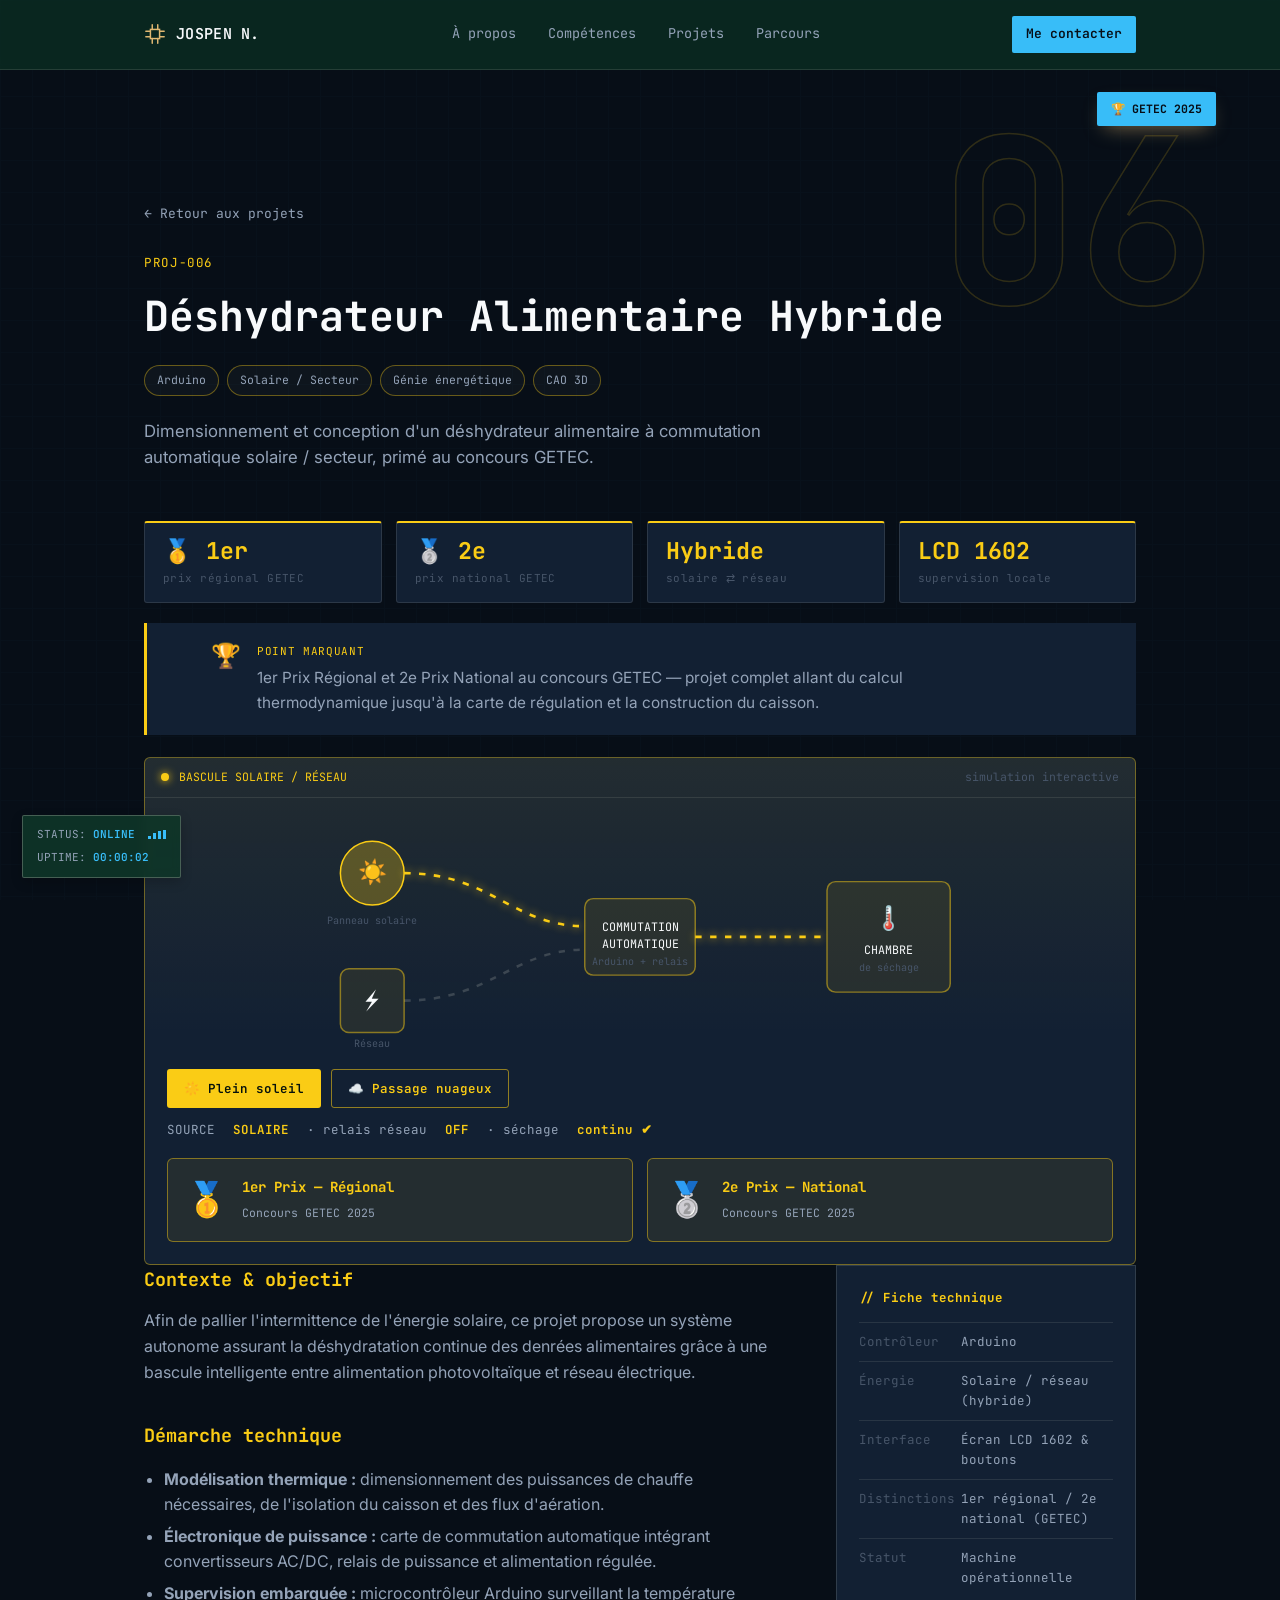
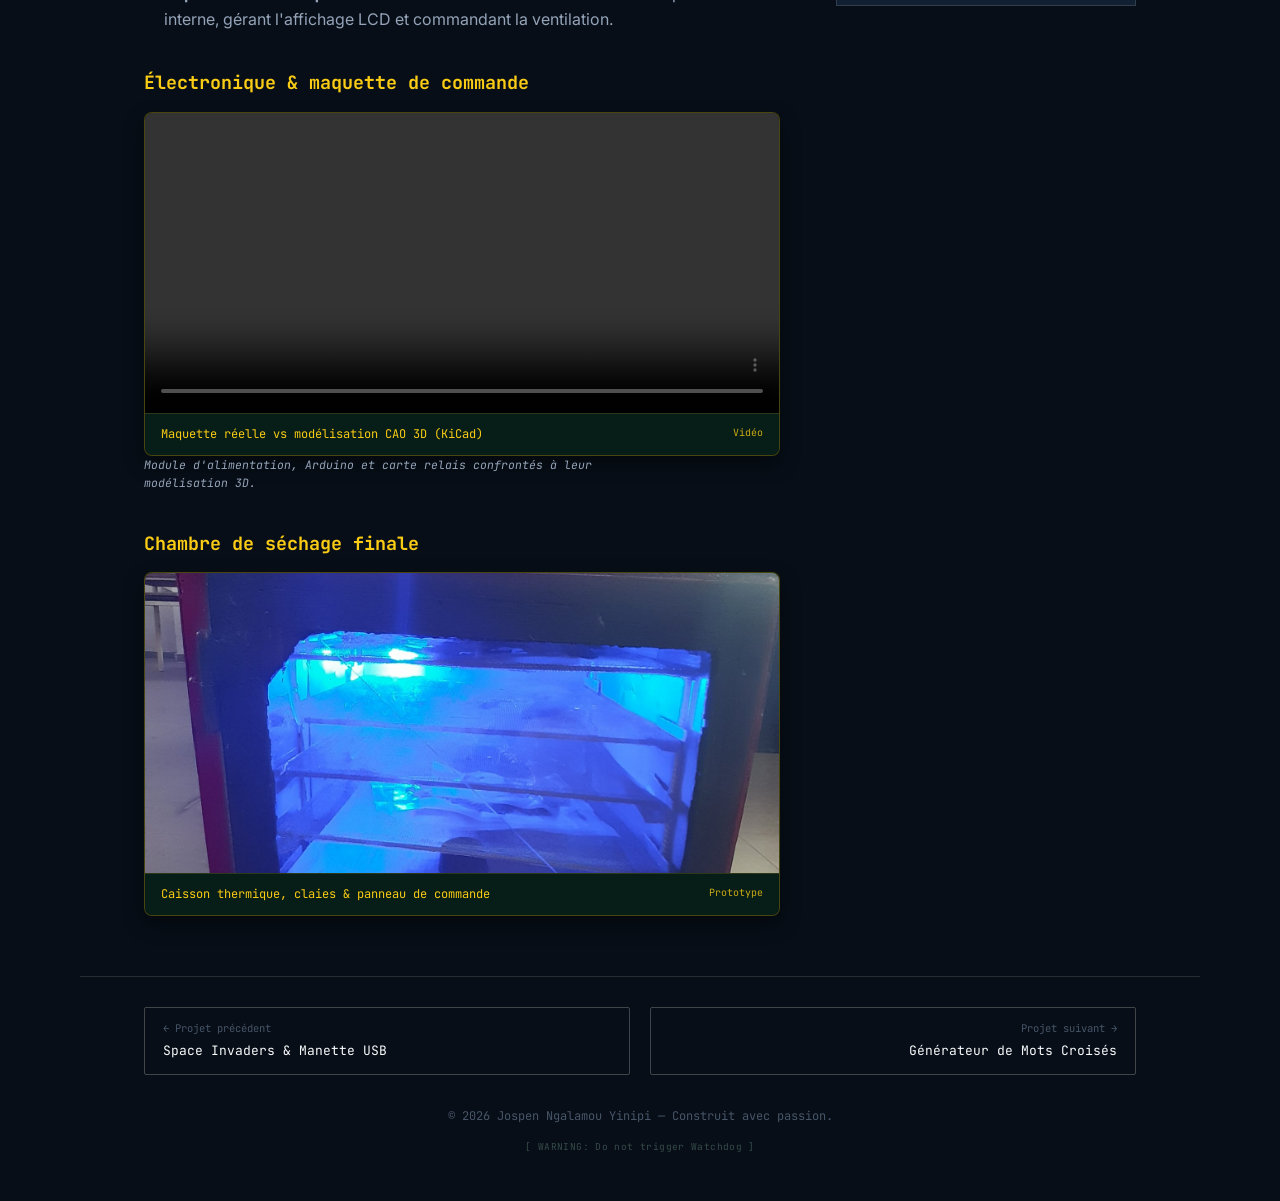
<file: projects/proj-006.html>
<!DOCTYPE html>
<html lang="fr">
<head>
<meta charset="UTF-8">
<meta name="viewport" content="width=device-width, initial-scale=1.0">
<title>Déshydrateur Alimentaire Hybride — Jospen Ngalamou Yinipi</title>
<meta name="description" content="Déshydrateur alimentaire à commutation automatique solaire / secteur, primé au concours GETEC (1er prix régional, 2e prix national).">
<meta property="og:title" content="Déshydrateur Alimentaire Hybride — Jospen Ngalamou Yinipi">
<meta property="og:description" content="Déshydrateur alimentaire à commutation automatique solaire / secteur, primé au concours GETEC (1er prix régional, 2e prix national).">
<meta property="og:type" content="article">
<meta name="twitter:card" content="summary">
<link rel="icon" href="data:image/svg+xml,%3Csvg xmlns='http://www.w3.org/2000/svg' viewBox='0 0 24 24'%3E%3Crect width='24' height='24' fill='%230b2b22'/%3E%3Crect x='7' y='7' width='10' height='10' stroke='%23e0b872' stroke-width='1.6' fill='none'/%3E%3Cpath d='M9 2v5M15 2v5M9 17v5M15 17v5M2 9h5M2 15h5M17 9h5M17 15h5' stroke='%23e0b872' stroke-width='1.6' stroke-linecap='round'/%3E%3C/svg%3E">
<link rel="preconnect" href="https://fonts.googleapis.com">
<link href="https://fonts.googleapis.com/css2?family=JetBrains+Mono:wght@400;500;600;700&family=Inter:wght@400;500;600;700&display=swap" rel="stylesheet">
<link rel="stylesheet" href="../style.css">
</head>
<body data-theme="electronics" data-page="dryer">

<header class="topnav">
  <div class="topnav-inner">
    <a href="../index.html" class="mark">
      <svg width="22" height="22" viewBox="0 0 24 24" fill="none">
        <rect x="7" y="7" width="10" height="10" stroke="#e0b872" stroke-width="1.6"/>
        <path d="M9 2v5M15 2v5M9 17v5M15 17v5M2 9h5M2 15h5M17 9h5M17 15h5" stroke="#e0b872" stroke-width="1.6" stroke-linecap="round"/>
      </svg>
      JOSPEN N.
    </a>
    <nav class="links">
      <a href="../index.html#about">À propos</a>
      <a href="../index.html#skills">Compétences</a>
      <a href="../index.html#projects">Projets</a>
      <a href="../index.html#experience">Parcours</a>
    </nav>
    <a href="../index.html#contact" class="navcta">Me contacter</a>
    <button class="menu-toggle" aria-label="Ouvrir le menu" aria-expanded="false">
      <span></span><span></span><span></span>
    </button>
  </div>
  <nav class="mobile-menu">
    <a href="../index.html#about">À propos</a>
    <a href="../index.html#skills">Compétences</a>
    <a href="../index.html#projects">Projets</a>
    <a href="../index.html#experience">Parcours</a>
    <a href="../index.html#contact">Contact</a>
  </nav>
</header>

<div class="proj-header" data-mark="06">
  <div class="proj-ribbon">🏆 GETEC 2025</div>
  <div class="wrap">
    <a href="../index.html#projects" class="back">← Retour aux projets</a>
    <div class="ic-partno">PROJ-006</div>
    <h1>Déshydrateur Alimentaire Hybride</h1>

    <div class="proj-tags">
      <span class="proj-tag">Arduino</span>
      <span class="proj-tag">Solaire / Secteur</span>
      <span class="proj-tag">Génie énergétique</span>
      <span class="proj-tag">CAO 3D</span>
    </div>
    <p class="tagline">Dimensionnement et conception d'un déshydrateur alimentaire à commutation automatique solaire / secteur, primé au concours GETEC.</p>
  </div>
</div>

<div class="wrap">
  <div class="proj-stats"><div class="stat-card"><div class="v">🥇 1er</div><div class="l">prix régional GETEC</div></div><div class="stat-card"><div class="v">🥈 2e</div><div class="l">prix national GETEC</div></div><div class="stat-card"><div class="v">Hybride</div><div class="l">solaire ⇄ réseau</div></div><div class="stat-card"><div class="v">LCD 1602</div><div class="l">supervision locale</div></div></div>
  <div class="proj-highlight">
    <span class="proj-highlight-icon">🏆</span>
    <div>
      <div class="proj-highlight-label">Point marquant</div>
      <div class="proj-highlight-text">1er Prix Régional et 2e Prix National au concours GETEC — projet complet allant du calcul thermodynamique jusqu'à la carte de régulation et la construction du caisson.</div>
    </div>
  </div>
  <div class="sig-panel">
    <div class="sig-bar"><span class="live"></span><span class="sig-title">BASCULE SOLAIRE / RÉSEAU</span><span class="sig-right">simulation interactive</span></div>
    <div class="sig-body">
      <div class="energy" id="energy" data-source="solar">
        <svg viewBox="0 0 640 220" aria-label="Schéma de bascule énergétique">
          <path class="wire w-sun" d="M98,50 C180,50 200,100 268,100"/>
          <path class="wire w-grid" d="M98,170 C180,170 200,122 268,122"/>
          <path class="wire w-out" d="M372,110 L496,110"/>
          <circle class="node n-sun" cx="68" cy="50" r="30"/><text x="68" y="56" style="font-size:22px">☀️</text><text class="dim" x="68" y="98">Panneau solaire</text>
          <rect class="node n-grid" x="38" y="140" width="60" height="60" rx="8"/><text x="68" y="178" style="font-size:22px">⚡</text><text class="dim" x="68" y="214">Réseau</text>
          <rect class="node" x="268" y="74" width="104" height="72" rx="8"/><text x="320" y="104">COMMUTATION</text><text x="320" y="120">AUTOMATIQUE</text><text class="dim" x="320" y="136">Arduino + relais</text>
          <rect class="node" x="496" y="58" width="116" height="104" rx="8"/><text x="554" y="100" style="font-size:22px">🌡️</text><text x="554" y="126">CHAMBRE</text><text class="dim" x="554" y="142">de séchage</text>
        </svg>
      </div>
      <div class="sig-btns"><button class="sig-btn" data-source-btn="solar">☀️ Plein soleil</button><button class="sig-btn" data-source-btn="grid">☁️ Passage nuageux</button></div>
      <div class="sig-readout" id="energy-status"></div>
      <div class="medals">
        <div class="medal"><span class="m">🥇</span><div><b>1er Prix — Régional</b><span>Concours GETEC 2025</span></div></div>
        <div class="medal"><span class="m">🥈</span><div><b>2e Prix — National</b><span>Concours GETEC 2025</span></div></div>
      </div>
    </div>
  </div>
</div>

<div class="proj-body">
  <div class="proj-main">
    <h2>Contexte &amp; objectif</h2>
    <p>Afin de pallier l'intermittence de l'énergie solaire, ce projet propose un système autonome assurant la déshydratation continue des denrées alimentaires grâce à une bascule intelligente entre alimentation photovoltaïque et réseau électrique.</p>

    <h2>Démarche technique</h2>
    <ul>
      <li><strong>Modélisation thermique :</strong> dimensionnement des puissances de chauffe nécessaires, de l'isolation du caisson et des flux d'aération.</li>
      <li><strong>Électronique de puissance :</strong> carte de commutation automatique intégrant convertisseurs AC/DC, relais de puissance et alimentation régulée.</li>
      <li><strong>Supervision embarquée :</strong> microcontrôleur Arduino surveillant la température interne, gérant l'affichage LCD et commandant la ventilation.</li>
    </ul>

    <h2>Électronique &amp; maquette de commande</h2>
    <div class="hardware-img-card"><video src="../img/deshydrateur.mp4" controls autoplay loop muted playsinline></video><div class="hardware-img-caption"><span>Maquette réelle vs modélisation CAO 3D (KiCad)</span><span>Vidéo</span></div></div>
    <p class="media-note">Module d'alimentation, Arduino et carte relais confrontés à leur modélisation 3D.</p>

    <h2>Chambre de séchage finale</h2>
    <div class="hardware-img-card"><img src="../img/hybride.jpeg" alt="Armoire de séchage finale avec module de contrôle"><div class="hardware-img-caption"><span>Caisson thermique, claies &amp; panneau de commande</span><span>Prototype</span></div></div>
  </div>

  <aside class="proj-side">
    <div class="side-box">
      <h3>// Fiche technique</h3>
      <table>
        <tr><td class="k">Contrôleur</td><td>Arduino</td></tr>
        <tr><td class="k">Énergie</td><td>Solaire / réseau (hybride)</td></tr>
        <tr><td class="k">Interface</td><td>Écran LCD 1602 &amp; boutons</td></tr>
        <tr><td class="k">Distinctions</td><td>1er régional / 2e national (GETEC)</td></tr>
        <tr><td class="k">Statut</td><td>Machine opérationnelle</td></tr>
      </table>
    </div>
  </aside>
</div>

<div class="prevnext">
  <a href="proj-005.html"><span class="lbl">← Projet précédent</span>Space Invaders &amp; Manette USB</a>
  <a href="proj-007.html" class="right"><span class="lbl">Projet suivant →</span>Générateur de Mots Croisés</a>
</div>

<footer>
  © 2026 Jospen Ngalamou Yinipi — Construit avec passion.
  <div class="wd-line"><button id="wdt-trigger" class="watchdog-trigger" type="button">[ WARNING: Do not trigger Watchdog ]</button></div>
</footer>

<div id="kernel-panic" class="hidden">
  <pre><span class="hf">KERNEL PANIC — Hard Fault Exception</span>
------------------------------------------

R0  = 0x00000000   R1  = 0x2000A3F0
R2  = 0x00000001   R3  = 0x08003A10
R12 = 0xDEADBEEF   LR  = 0x08002F1C
PC  = 0x08003A4C   xPSR= 0x21000000

CFSR = 0x00008200   HFSR = 0x40000000

&gt;&gt;&gt; Stack overflow detected in task 'main_loop'
&gt;&gt;&gt; System halted.</pre>
  <div id="panic-action"></div>
</div>

<button class="back-to-top" aria-label="Retour en haut">↑</button>
<script src="../main.js" defer></script>
<script src="../proj-fx.js" defer></script>

</body>
</html>
</file>
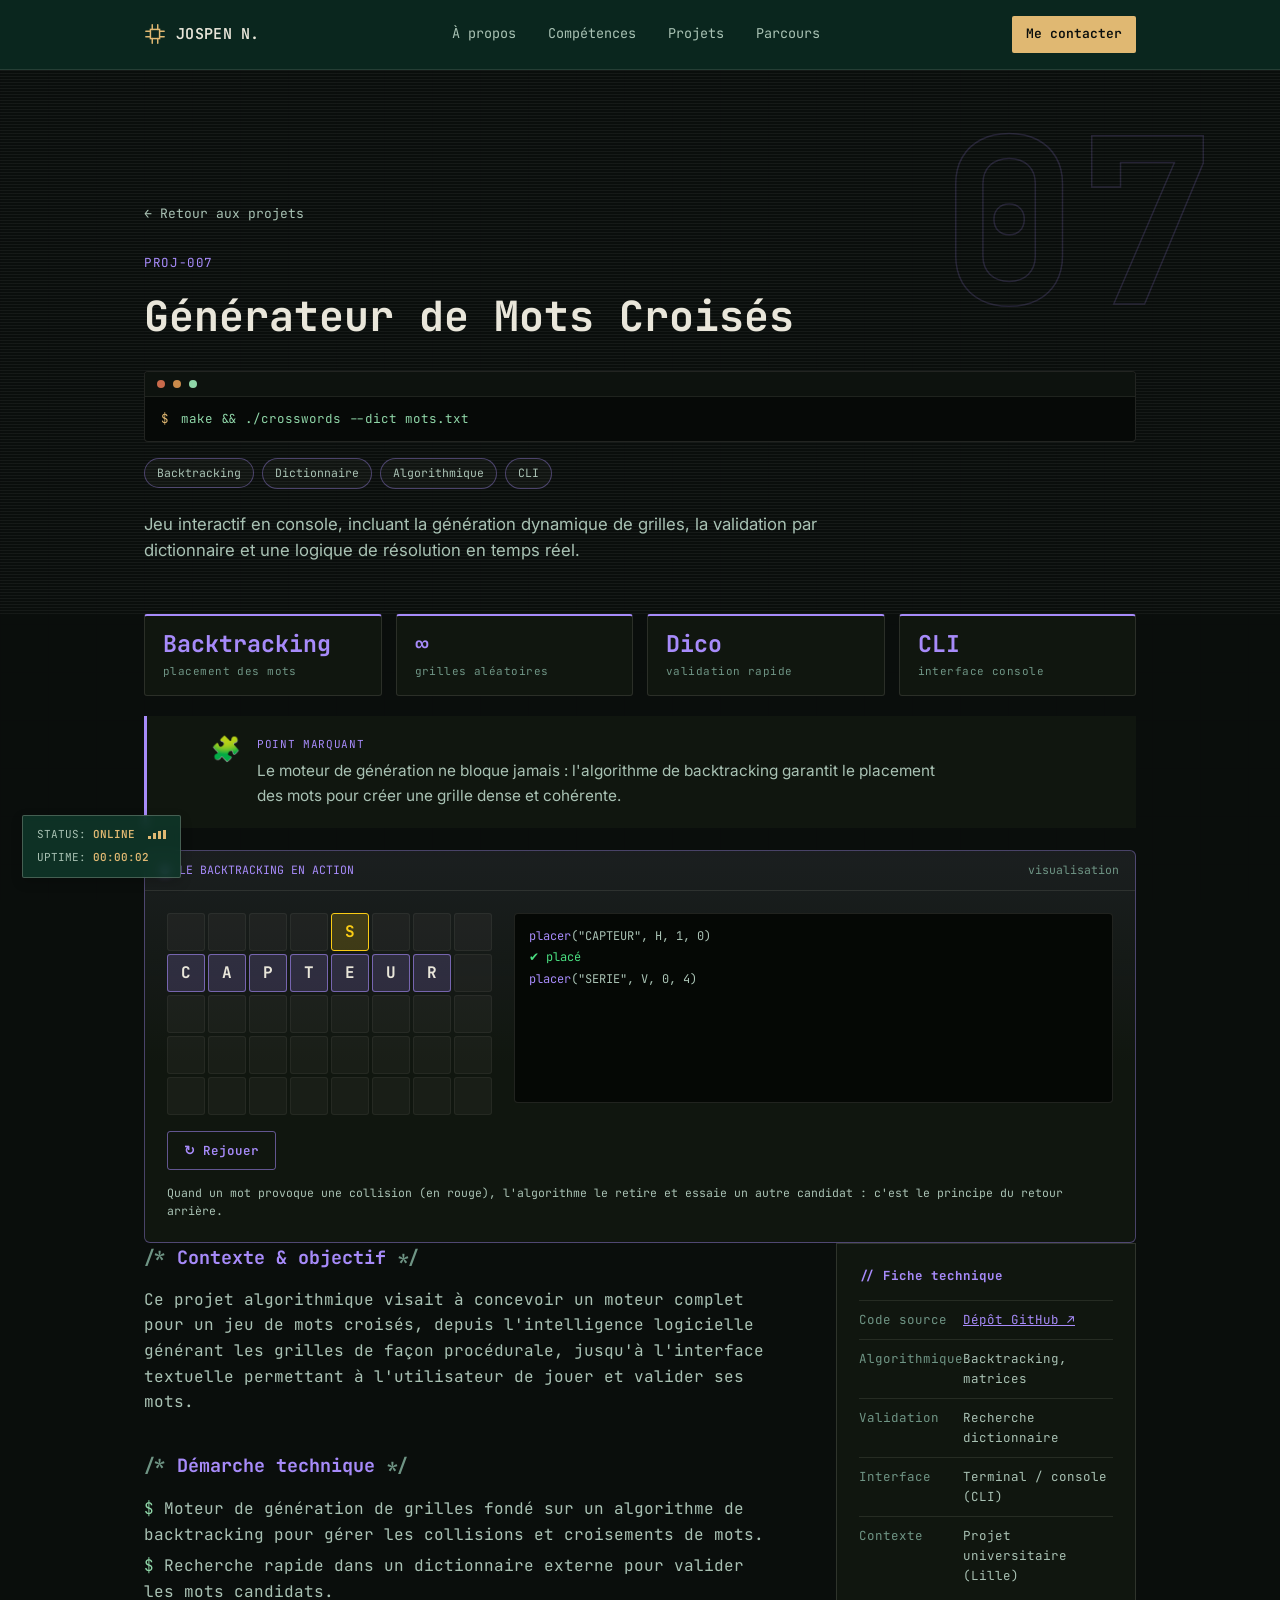
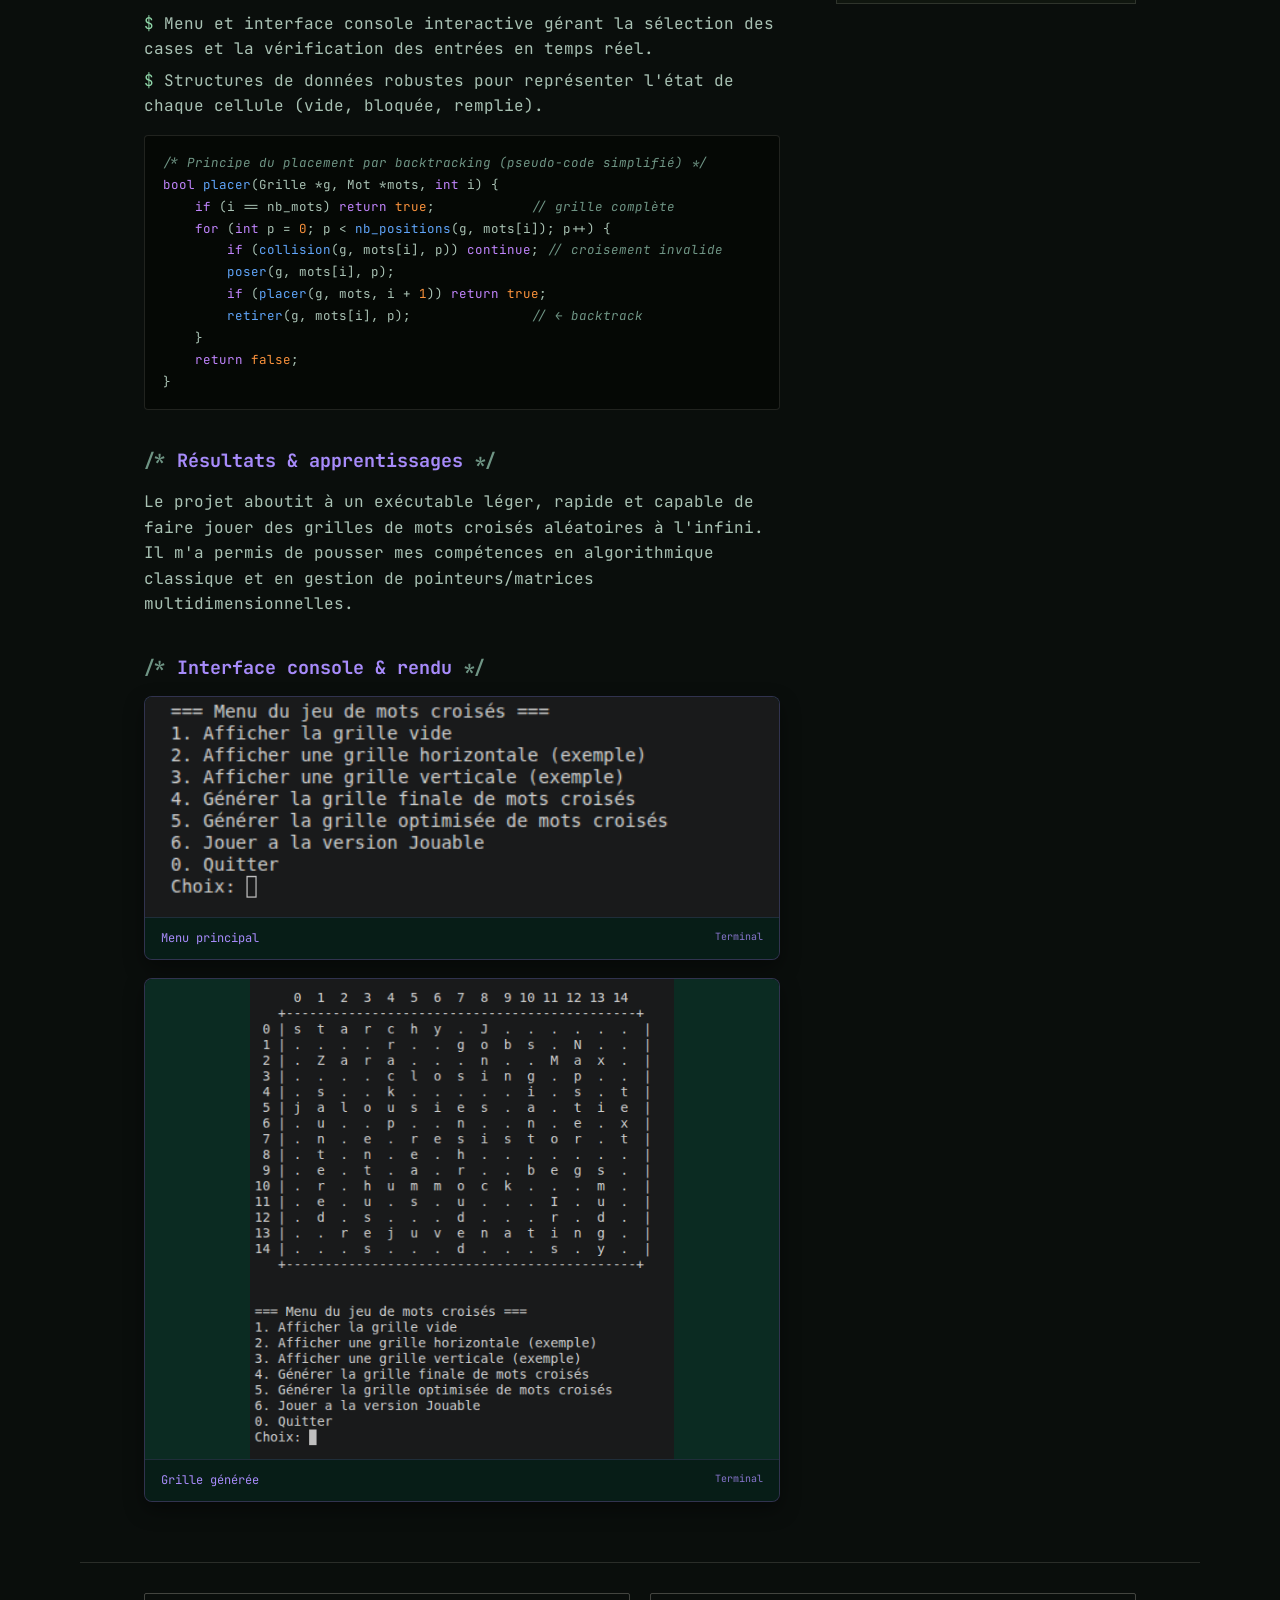
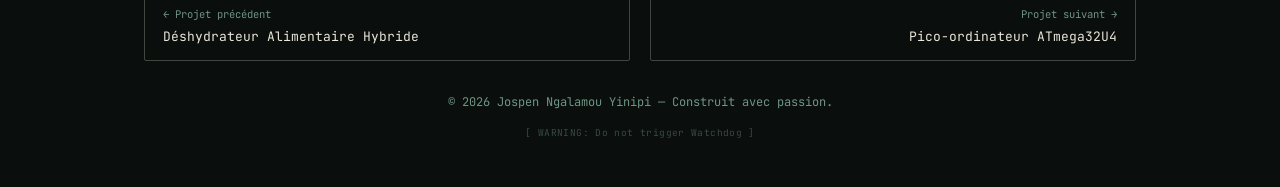
<file: projects/proj-007.html>
<!DOCTYPE html>
<html lang="fr">
<head>
<meta charset="UTF-8">
<meta name="viewport" content="width=device-width, initial-scale=1.0">
<title>Générateur de Mots Croisés — Jospen Ngalamou Yinipi</title>
<meta name="description" content="Générateur de mots croisés en console : placement des mots par backtracking, validation par dictionnaire et jeu interactif en temps réel.">
<meta property="og:title" content="Générateur de Mots Croisés — Jospen Ngalamou Yinipi">
<meta property="og:description" content="Générateur de mots croisés en console : placement des mots par backtracking, validation par dictionnaire et jeu interactif en temps réel.">
<meta property="og:type" content="article">
<meta name="twitter:card" content="summary">
<link rel="icon" href="data:image/svg+xml,%3Csvg xmlns='http://www.w3.org/2000/svg' viewBox='0 0 24 24'%3E%3Crect width='24' height='24' fill='%230b2b22'/%3E%3Crect x='7' y='7' width='10' height='10' stroke='%23e0b872' stroke-width='1.6' fill='none'/%3E%3Cpath d='M9 2v5M15 2v5M9 17v5M15 17v5M2 9h5M2 15h5M17 9h5M17 15h5' stroke='%23e0b872' stroke-width='1.6' stroke-linecap='round'/%3E%3C/svg%3E">
<link rel="preconnect" href="https://fonts.googleapis.com">
<link href="https://fonts.googleapis.com/css2?family=JetBrains+Mono:wght@400;500;600;700&family=Inter:wght@400;500;600;700&display=swap" rel="stylesheet">
<link rel="stylesheet" href="../style.css">
</head>
<body data-theme="programming" data-page="crossword">

<header class="topnav">
  <div class="topnav-inner">
    <a href="../index.html" class="mark">
      <svg width="22" height="22" viewBox="0 0 24 24" fill="none">
        <rect x="7" y="7" width="10" height="10" stroke="#e0b872" stroke-width="1.6"/>
        <path d="M9 2v5M15 2v5M9 17v5M15 17v5M2 9h5M2 15h5M17 9h5M17 15h5" stroke="#e0b872" stroke-width="1.6" stroke-linecap="round"/>
      </svg>
      JOSPEN N.
    </a>
    <nav class="links">
      <a href="../index.html#about">À propos</a>
      <a href="../index.html#skills">Compétences</a>
      <a href="../index.html#projects">Projets</a>
      <a href="../index.html#experience">Parcours</a>
    </nav>
    <a href="../index.html#contact" class="navcta">Me contacter</a>
    <button class="menu-toggle" aria-label="Ouvrir le menu" aria-expanded="false">
      <span></span><span></span><span></span>
    </button>
  </div>
  <nav class="mobile-menu">
    <a href="../index.html#about">À propos</a>
    <a href="../index.html#skills">Compétences</a>
    <a href="../index.html#projects">Projets</a>
    <a href="../index.html#experience">Parcours</a>
    <a href="../index.html#contact">Contact</a>
  </nav>
</header>

<div class="proj-header" data-mark="07">
  <div class="wrap">
    <a href="../index.html#projects" class="back">← Retour aux projets</a>
    <div class="ic-partno">PROJ-007</div>
    <h1>Générateur de Mots Croisés</h1>
    <div class="term-shell">
      <div class="term-bar"><span class="dot r"></span><span class="dot a"></span><span class="dot g"></span></div>
      <div class="term-body"><span class="prompt">$</span> make &amp;&amp; ./crosswords --dict mots.txt</div>
    </div>
    <div class="proj-tags">
      <span class="proj-tag">Backtracking</span>
      <span class="proj-tag">Dictionnaire</span>
      <span class="proj-tag">Algorithmique</span>
      <span class="proj-tag">CLI</span>
    </div>
    <p class="tagline">Jeu interactif en console, incluant la génération dynamique de grilles, la validation par dictionnaire et une logique de résolution en temps réel.</p>
  </div>
</div>

<div class="wrap">
  <div class="proj-stats"><div class="stat-card"><div class="v">Backtracking</div><div class="l">placement des mots</div></div><div class="stat-card"><div class="v">∞</div><div class="l">grilles aléatoires</div></div><div class="stat-card"><div class="v">Dico</div><div class="l">validation rapide</div></div><div class="stat-card"><div class="v">CLI</div><div class="l">interface console</div></div></div>
  <div class="proj-highlight">
    <span class="proj-highlight-icon">🧩</span>
    <div>
      <div class="proj-highlight-label">Point marquant</div>
      <div class="proj-highlight-text">Le moteur de génération ne bloque jamais : l'algorithme de backtracking garantit le placement des mots pour créer une grille dense et cohérente.</div>
    </div>
  </div>
  <div class="sig-panel">
    <div class="sig-bar"><span class="live"></span><span class="sig-title">LE BACKTRACKING EN ACTION</span><span class="sig-right">visualisation</span></div>
    <div class="sig-body">
      <div class="xw-wrap">
        <div class="xw-grid" id="xw-grid"></div>
        <div class="xw-log" id="xw-log"></div>
      </div>
      <div class="sig-btns"><button class="sig-btn" id="xw-replay">↻ Rejouer</button></div>
      <p class="sig-note">Quand un mot provoque une collision (en rouge), l'algorithme le retire et essaie un autre candidat : c'est le principe du retour arrière.</p>
    </div>
  </div>
</div>

<div class="proj-body">
  <div class="proj-main">
    <h2>Contexte &amp; objectif</h2>
    <p>Ce projet algorithmique visait à concevoir un moteur complet pour un jeu de mots croisés, depuis l'intelligence logicielle générant les grilles de façon procédurale, jusqu'à l'interface textuelle permettant à l'utilisateur de jouer et valider ses mots.</p>

    <h2>Démarche technique</h2>
    <ul>
      <li>Moteur de génération de grilles fondé sur un algorithme de backtracking pour gérer les collisions et croisements de mots.</li>
      <li>Recherche rapide dans un dictionnaire externe pour valider les mots candidats.</li>
      <li>Menu et interface console interactive gérant la sélection des cases et la vérification des entrées en temps réel.</li>
      <li>Structures de données robustes pour représenter l'état de chaque cellule (vide, bloquée, remplie).</li>
    </ul>
    <pre class="code-block"><span class="c">/* Principe du placement par backtracking (pseudo-code simplifié) */</span>
<span class="k">bool</span> <span class="f">placer</span>(Grille *g, Mot *mots, <span class="k">int</span> i) {
    <span class="k">if</span> (i == nb_mots) <span class="k">return</span> <span class="n">true</span>;            <span class="c">// grille complète</span>
    <span class="k">for</span> (<span class="k">int</span> p = <span class="n">0</span>; p &lt; <span class="f">nb_positions</span>(g, mots[i]); p++) {
        <span class="k">if</span> (<span class="f">collision</span>(g, mots[i], p)) <span class="k">continue</span>; <span class="c">// croisement invalide</span>
        <span class="f">poser</span>(g, mots[i], p);
        <span class="k">if</span> (<span class="f">placer</span>(g, mots, i + <span class="n">1</span>)) <span class="k">return</span> <span class="n">true</span>;
        <span class="f">retirer</span>(g, mots[i], p);               <span class="c">// ← backtrack</span>
    }
    <span class="k">return</span> <span class="n">false</span>;
}</pre>

    <h2>Résultats &amp; apprentissages</h2>
    <p>Le projet aboutit à un exécutable léger, rapide et capable de faire jouer des grilles de mots croisés aléatoires à l'infini. Il m'a permis de pousser mes compétences en algorithmique classique et en gestion de pointeurs/matrices multidimensionnelles.</p>

    <h2>Interface console &amp; rendu</h2>
    <div class="hardware-img-card"><img src="../img/cross1.png" alt="Menu console du jeu de mots croisés" class="contain"><div class="hardware-img-caption"><span>Menu principal</span><span>Terminal</span></div></div><div style="height:18px"></div><div class="hardware-img-card"><img src="../img/cross2.png" alt="Grille générée dans le terminal" class="contain"><div class="hardware-img-caption"><span>Grille générée</span><span>Terminal</span></div></div>
  </div>

  <aside class="proj-side">
    <div class="side-box">
      <h3>// Fiche technique</h3>
      <table>
        <tr><td class="k">Code source</td><td><a href="https://github.com/yinipi/crosswords" target="_blank" rel="noopener" style="color:var(--accent); text-decoration:underline;">Dépôt GitHub ↗</a></td></tr>
        <tr><td class="k">Algorithmique</td><td>Backtracking, matrices</td></tr>
        <tr><td class="k">Validation</td><td>Recherche dictionnaire</td></tr>
        <tr><td class="k">Interface</td><td>Terminal / console (CLI)</td></tr>
        <tr><td class="k">Contexte</td><td>Projet universitaire (Lille)</td></tr>
      </table>
    </div>
  </aside>
</div>

<div class="prevnext">
  <a href="proj-006.html"><span class="lbl">← Projet précédent</span>Déshydrateur Alimentaire Hybride</a>
  <a href="proj-008.html" class="right"><span class="lbl">Projet suivant →</span>Pico-ordinateur ATmega32U4</a>
</div>

<footer>
  © 2026 Jospen Ngalamou Yinipi — Construit avec passion.
  <div class="wd-line"><button id="wdt-trigger" class="watchdog-trigger" type="button">[ WARNING: Do not trigger Watchdog ]</button></div>
</footer>

<div id="kernel-panic" class="hidden">
  <pre><span class="hf">KERNEL PANIC — Hard Fault Exception</span>
------------------------------------------

R0  = 0x00000000   R1  = 0x2000A3F0
R2  = 0x00000001   R3  = 0x08003A10
R12 = 0xDEADBEEF   LR  = 0x08002F1C
PC  = 0x08003A4C   xPSR= 0x21000000

CFSR = 0x00008200   HFSR = 0x40000000

&gt;&gt;&gt; Stack overflow detected in task 'main_loop'
&gt;&gt;&gt; System halted.</pre>
  <div id="panic-action"></div>
</div>

<button class="back-to-top" aria-label="Retour en haut">↑</button>
<script src="../main.js" defer></script>
<script src="../proj-fx.js" defer></script>

</body>
</html>
</file>
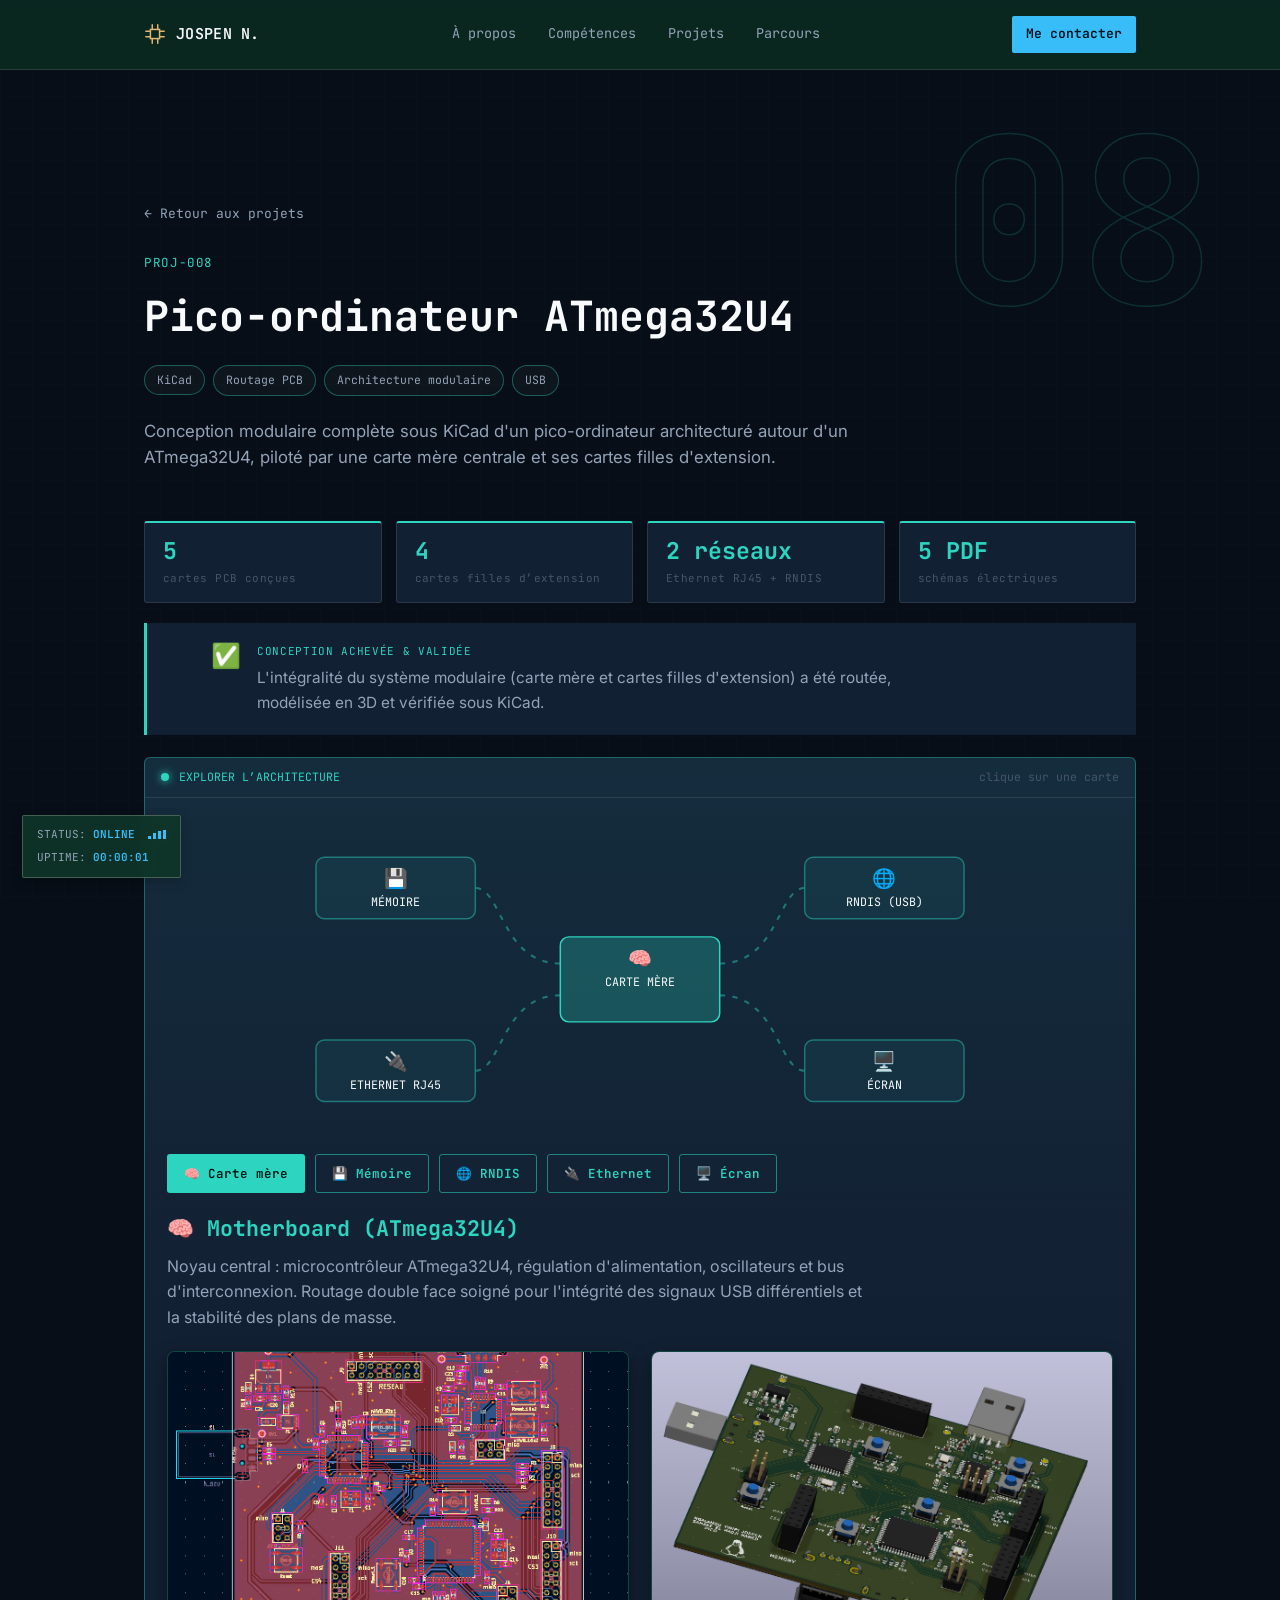
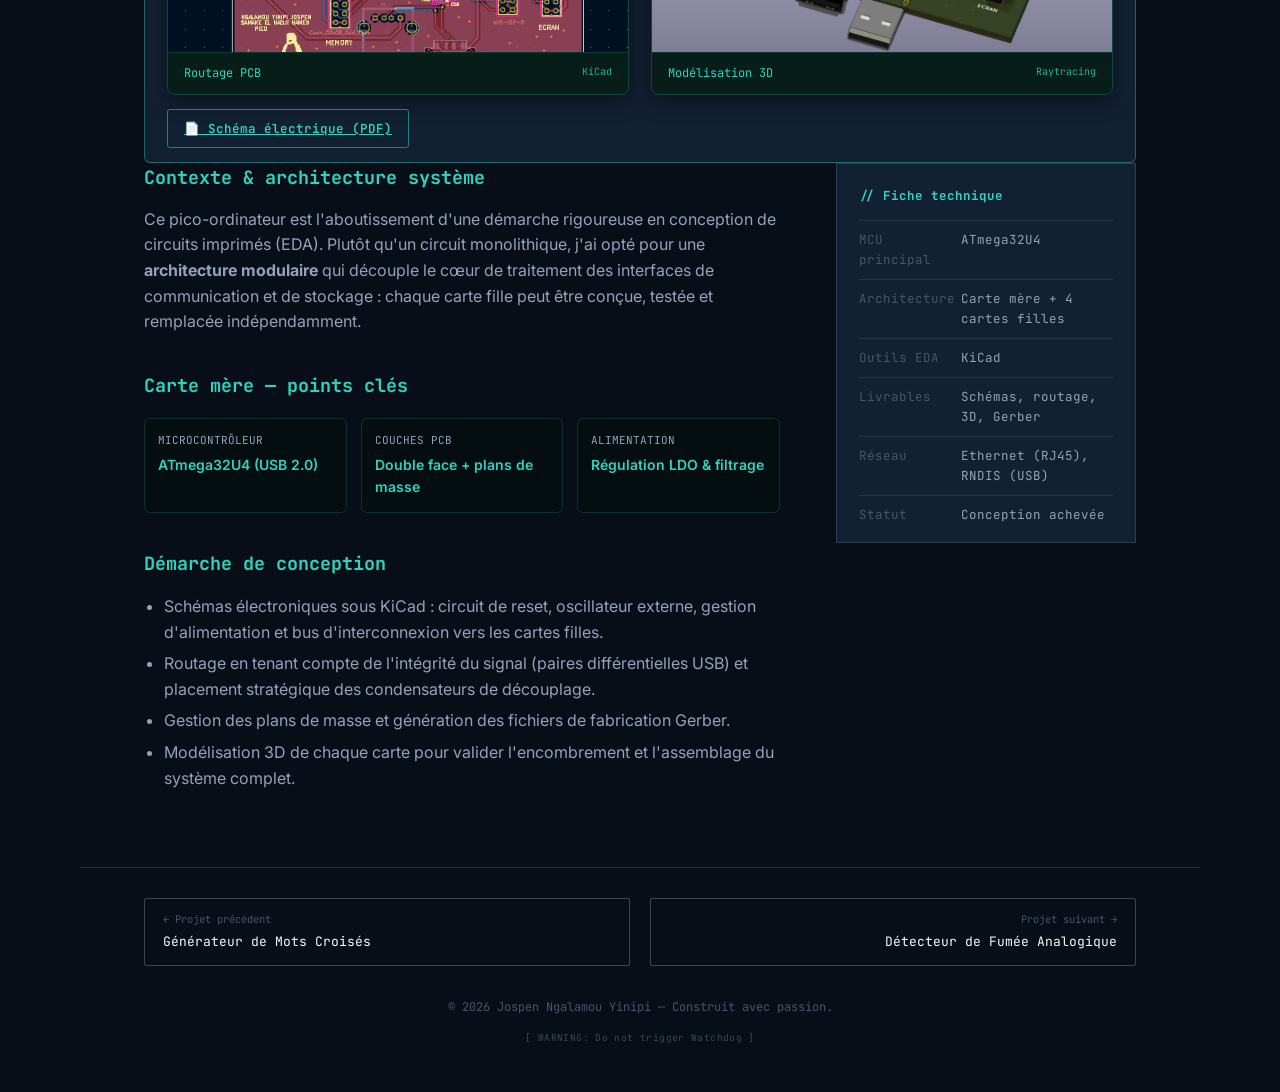
<file: projects/proj-008.html>
<!DOCTYPE html>
<html lang="fr">
<head>
<meta charset="UTF-8">
<meta name="viewport" content="width=device-width, initial-scale=1.0">
<title>Pico-ordinateur ATmega32U4 — Jospen Ngalamou Yinipi</title>
<meta name="description" content="Pico-ordinateur modulaire conçu sous KiCad : carte mère ATmega32U4 et quatre cartes filles (mémoire, RNDIS, Ethernet, écran).">
<meta property="og:title" content="Pico-ordinateur ATmega32U4 — Jospen Ngalamou Yinipi">
<meta property="og:description" content="Pico-ordinateur modulaire conçu sous KiCad : carte mère ATmega32U4 et quatre cartes filles (mémoire, RNDIS, Ethernet, écran).">
<meta property="og:type" content="article">
<meta name="twitter:card" content="summary">
<link rel="icon" href="data:image/svg+xml,%3Csvg xmlns='http://www.w3.org/2000/svg' viewBox='0 0 24 24'%3E%3Crect width='24' height='24' fill='%230b2b22'/%3E%3Crect x='7' y='7' width='10' height='10' stroke='%23e0b872' stroke-width='1.6' fill='none'/%3E%3Cpath d='M9 2v5M15 2v5M9 17v5M15 17v5M2 9h5M2 15h5M17 9h5M17 15h5' stroke='%23e0b872' stroke-width='1.6' stroke-linecap='round'/%3E%3C/svg%3E">
<link rel="preconnect" href="https://fonts.googleapis.com">
<link href="https://fonts.googleapis.com/css2?family=JetBrains+Mono:wght@400;500;600;700&family=Inter:wght@400;500;600;700&display=swap" rel="stylesheet">
<link rel="stylesheet" href="../style.css">
</head>
<body data-theme="electronics" data-page="pico">

<header class="topnav">
  <div class="topnav-inner">
    <a href="../index.html" class="mark">
      <svg width="22" height="22" viewBox="0 0 24 24" fill="none">
        <rect x="7" y="7" width="10" height="10" stroke="#e0b872" stroke-width="1.6"/>
        <path d="M9 2v5M15 2v5M9 17v5M15 17v5M2 9h5M2 15h5M17 9h5M17 15h5" stroke="#e0b872" stroke-width="1.6" stroke-linecap="round"/>
      </svg>
      JOSPEN N.
    </a>
    <nav class="links">
      <a href="../index.html#about">À propos</a>
      <a href="../index.html#skills">Compétences</a>
      <a href="../index.html#projects">Projets</a>
      <a href="../index.html#experience">Parcours</a>
    </nav>
    <a href="../index.html#contact" class="navcta">Me contacter</a>
    <button class="menu-toggle" aria-label="Ouvrir le menu" aria-expanded="false">
      <span></span><span></span><span></span>
    </button>
  </div>
  <nav class="mobile-menu">
    <a href="../index.html#about">À propos</a>
    <a href="../index.html#skills">Compétences</a>
    <a href="../index.html#projects">Projets</a>
    <a href="../index.html#experience">Parcours</a>
    <a href="../index.html#contact">Contact</a>
  </nav>
</header>

<div class="proj-header" data-mark="08">
  <div class="wrap">
    <a href="../index.html#projects" class="back">← Retour aux projets</a>
    <div class="ic-partno">PROJ-008</div>
    <h1>Pico-ordinateur ATmega32U4</h1>

    <div class="proj-tags">
      <span class="proj-tag">KiCad</span>
      <span class="proj-tag">Routage PCB</span>
      <span class="proj-tag">Architecture modulaire</span>
      <span class="proj-tag">USB</span>
    </div>
    <p class="tagline">Conception modulaire complète sous KiCad d'un pico-ordinateur architecturé autour d'un ATmega32U4, piloté par une carte mère centrale et ses cartes filles d'extension.</p>
  </div>
</div>

<div class="wrap">
  <div class="proj-stats"><div class="stat-card"><div class="v">5</div><div class="l">cartes PCB conçues</div></div><div class="stat-card"><div class="v">4</div><div class="l">cartes filles d’extension</div></div><div class="stat-card"><div class="v">2 réseaux</div><div class="l">Ethernet RJ45 + RNDIS</div></div><div class="stat-card"><div class="v">5 PDF</div><div class="l">schémas électriques</div></div></div>
  <div class="proj-highlight">
    <span class="proj-highlight-icon">✅</span>
    <div>
      <div class="proj-highlight-label">Conception achevée &amp; validée</div>
      <div class="proj-highlight-text">L'intégralité du système modulaire (carte mère et cartes filles d'extension) a été routée, modélisée en 3D et vérifiée sous KiCad.</div>
    </div>
  </div>
  <div class="sig-panel">
    <div class="sig-bar"><span class="live"></span><span class="sig-title">EXPLORER L’ARCHITECTURE</span><span class="sig-right">clique sur une carte</span></div>
    <div class="sig-body">
      <div class="arch"><svg viewBox="0 0 640 300" aria-label="Architecture modulaire du pico-ordinateur"><path class="bus" d="M245,135 C190,135 190,64 165,64"/><path class="bus" d="M395,135 C450,135 450,64 475,64"/><path class="bus" d="M245,165 C190,165 190,236 165,236"/><path class="bus" d="M395,165 C450,165 450,236 475,236"/><g class="arch-node" data-module-btn="memory" tabindex="0" role="button" aria-label="Mémoire"><rect x="15" y="35" width="150" height="58" rx="8"/><text x="90" y="61" style="font-size:18px">💾</text><text x="90" y="81">MÉMOIRE</text></g><g class="arch-node" data-module-btn="rndis" tabindex="0" role="button" aria-label="RNDIS (USB)"><rect x="475" y="35" width="150" height="58" rx="8"/><text x="550" y="61" style="font-size:18px">🌐</text><text x="550" y="81">RNDIS (USB)</text></g><g class="arch-node" data-module-btn="ethernet" tabindex="0" role="button" aria-label="Ethernet RJ45"><rect x="15" y="207" width="150" height="58" rx="8"/><text x="90" y="233" style="font-size:18px">🔌</text><text x="90" y="253">ETHERNET RJ45</text></g><g class="arch-node" data-module-btn="screen" tabindex="0" role="button" aria-label="Écran"><rect x="475" y="207" width="150" height="58" rx="8"/><text x="550" y="233" style="font-size:18px">🖥️</text><text x="550" y="253">ÉCRAN</text></g><g class="arch-node" data-module-btn="motherboard" tabindex="0" role="button" aria-label="Carte mère"><rect x="245" y="110" width="150" height="80" rx="8"/><text x="320" y="136" style="font-size:18px">🧠</text><text x="320" y="156">CARTE MÈRE</text></g></svg></div>
      <div class="sig-btns module-tabs"><button class="sig-btn on" data-module-btn="motherboard">🧠 Carte mère</button><button class="sig-btn" data-module-btn="memory">💾 Mémoire</button><button class="sig-btn" data-module-btn="rndis">🌐 RNDIS</button><button class="sig-btn" data-module-btn="ethernet">🔌 Ethernet</button><button class="sig-btn" data-module-btn="screen">🖥️ Écran</button></div>
      <div class="module-panel active" data-module="motherboard"><h3 class="hw-title">🧠 Motherboard (ATmega32U4)</h3><p class="hw-lead">Noyau central : microcontrôleur ATmega32U4, régulation d'alimentation, oscillateurs et bus d'interconnexion. Routage double face soigné pour l'intégrité des signaux USB différentiels et la stabilité des plans de masse.</p><div class="hardware-dual-grid"><div class="hardware-img-card"><img src="../img/motherboard_route.png" alt="Routage PCB — Motherboard (ATmega32U4)"><div class="hardware-img-caption"><span>Routage PCB</span><span>KiCad</span></div></div><div class="hardware-img-card"><img src="../img/motherboard_3d.png" alt="Vue 3D — Motherboard (ATmega32U4)"><div class="hardware-img-caption"><span>Modélisation 3D</span><span>Raytracing</span></div></div></div><a class="sig-btn" href="../docs/motherboard_schema.pdf" target="_blank" rel="noopener">📄 Schéma électrique (PDF)</a></div>
      <div class="module-panel" data-module="memory"><h3 class="hw-title">💾 Carte fille mémoire</h3><p class="hw-lead">Module d'extension dédié à l'augmentation de la capacité de stockage et à la gestion des flux de données persistants du système.</p><div class="hardware-dual-grid"><div class="hardware-img-card"><img src="../img/memory_route.png" alt="Routage PCB — Carte fille mémoire"><div class="hardware-img-caption"><span>Routage PCB</span><span>KiCad</span></div></div><div class="hardware-img-card"><img src="../img/memory_3d.png" alt="Vue 3D — Carte fille mémoire"><div class="hardware-img-caption"><span>Modélisation 3D</span><span>Raytracing</span></div></div></div><a class="sig-btn" href="../docs/memory_schema.pdf" target="_blank" rel="noopener">📄 Schéma électrique (PDF)</a></div>
      <div class="module-panel" data-module="rndis"><h3 class="hw-title">🌐 Carte réseau RNDIS (USB)</h3><p class="hw-lead">Interface réseau virtuelle encapsulée sur USB (Remote NDIS) permettant l'émulation d'une liaison TCP/IP directement via le port USB.</p><div class="hardware-dual-grid"><div class="hardware-img-card"><img src="../img/rndis_route.png" alt="Routage PCB — Carte réseau RNDIS (USB)"><div class="hardware-img-caption"><span>Routage PCB</span><span>KiCad</span></div></div><div class="hardware-img-card"><img src="../img/rndis_3d.png" alt="Vue 3D — Carte réseau RNDIS (USB)"><div class="hardware-img-caption"><span>Modélisation 3D</span><span>Raytracing</span></div></div></div><a class="sig-btn" href="../docs/rndis_schema.pdf" target="_blank" rel="noopener">📄 Schéma électrique (PDF)</a></div>
      <div class="module-panel" data-module="ethernet"><h3 class="hw-title">🔌 Carte réseau Ethernet (RJ45)</h3><p class="hw-lead">Module de communication physique RJ45 assurant l'interconnexion réseau filaire standard et le traitement des trames MAC/PHY.</p><div class="hardware-dual-grid"><div class="hardware-img-card"><img src="../img/ethernet_route.png" alt="Routage PCB — Carte réseau Ethernet (RJ45)"><div class="hardware-img-caption"><span>Routage PCB</span><span>KiCad</span></div></div><div class="hardware-img-card"><img src="../img/ethernet_3d.png" alt="Vue 3D — Carte réseau Ethernet (RJ45)"><div class="hardware-img-caption"><span>Modélisation 3D</span><span>Raytracing</span></div></div></div><a class="sig-btn" href="../docs/ethernet_schema.pdf" target="_blank" rel="noopener">📄 Schéma électrique (PDF)</a></div>
      <div class="module-panel" data-module="screen"><h3 class="hw-title">🖥️ Module d’affichage</h3><p class="hw-lead">Interface graphique dédiée au retour visuel direct du système pour le monitoring et l'IHM embarquée.</p><div class="hardware-dual-grid"><div class="hardware-img-card"><img src="../img/screen_route.png" alt="Routage PCB — Module d’affichage"><div class="hardware-img-caption"><span>Routage PCB</span><span>KiCad</span></div></div><div class="hardware-img-card"><img src="../img/screen_3d.png" alt="Vue 3D — Module d’affichage"><div class="hardware-img-caption"><span>Modélisation 3D</span><span>Raytracing</span></div></div></div><a class="sig-btn" href="../docs/screen_schema.pdf" target="_blank" rel="noopener">📄 Schéma électrique (PDF)</a></div>
    </div>
  </div>
</div>

<div class="proj-body">
  <div class="proj-main">
    <h2>Contexte &amp; architecture système</h2>
    <p>Ce pico-ordinateur est l'aboutissement d'une démarche rigoureuse en conception de circuits imprimés (EDA). Plutôt qu'un circuit monolithique, j'ai opté pour une <strong>architecture modulaire</strong> qui découple le cœur de traitement des interfaces de communication et de stockage : chaque carte fille peut être conçue, testée et remplacée indépendamment.</p>

    <h2>Carte mère — points clés</h2>
    <div class="spec-grid">
      <div class="spec-item"><div class="label">Microcontrôleur</div><div class="value">ATmega32U4 (USB 2.0)</div></div>
      <div class="spec-item"><div class="label">Couches PCB</div><div class="value">Double face + plans de masse</div></div>
      <div class="spec-item"><div class="label">Alimentation</div><div class="value">Régulation LDO &amp; filtrage</div></div>
    </div>

    <h2>Démarche de conception</h2>
    <ul>
      <li>Schémas électroniques sous KiCad : circuit de reset, oscillateur externe, gestion d'alimentation et bus d'interconnexion vers les cartes filles.</li>
      <li>Routage en tenant compte de l'intégrité du signal (paires différentielles USB) et placement stratégique des condensateurs de découplage.</li>
      <li>Gestion des plans de masse et génération des fichiers de fabrication Gerber.</li>
      <li>Modélisation 3D de chaque carte pour valider l'encombrement et l'assemblage du système complet.</li>
    </ul>
  </div>

  <aside class="proj-side">
    <div class="side-box">
      <h3>// Fiche technique</h3>
      <table>
        <tr><td class="k">MCU principal</td><td>ATmega32U4</td></tr>
        <tr><td class="k">Architecture</td><td>Carte mère + 4 cartes filles</td></tr>
        <tr><td class="k">Outils EDA</td><td>KiCad</td></tr>
        <tr><td class="k">Livrables</td><td>Schémas, routage, 3D, Gerber</td></tr>
        <tr><td class="k">Réseau</td><td>Ethernet (RJ45), RNDIS (USB)</td></tr>
        <tr><td class="k">Statut</td><td>Conception achevée</td></tr>
      </table>
    </div>
  </aside>
</div>

<div class="prevnext">
  <a href="proj-007.html"><span class="lbl">← Projet précédent</span>Générateur de Mots Croisés</a>
  <a href="proj-009.html" class="right"><span class="lbl">Projet suivant →</span>Détecteur de Fumée Analogique</a>
</div>

<footer>
  © 2026 Jospen Ngalamou Yinipi — Construit avec passion.
  <div class="wd-line"><button id="wdt-trigger" class="watchdog-trigger" type="button">[ WARNING: Do not trigger Watchdog ]</button></div>
</footer>

<div id="kernel-panic" class="hidden">
  <pre><span class="hf">KERNEL PANIC — Hard Fault Exception</span>
------------------------------------------

R0  = 0x00000000   R1  = 0x2000A3F0
R2  = 0x00000001   R3  = 0x08003A10
R12 = 0xDEADBEEF   LR  = 0x08002F1C
PC  = 0x08003A4C   xPSR= 0x21000000

CFSR = 0x00008200   HFSR = 0x40000000

&gt;&gt;&gt; Stack overflow detected in task 'main_loop'
&gt;&gt;&gt; System halted.</pre>
  <div id="panic-action"></div>
</div>

<button class="back-to-top" aria-label="Retour en haut">↑</button>
<script src="../main.js" defer></script>
<script src="../proj-fx.js" defer></script>

</body>
</html>
</file>
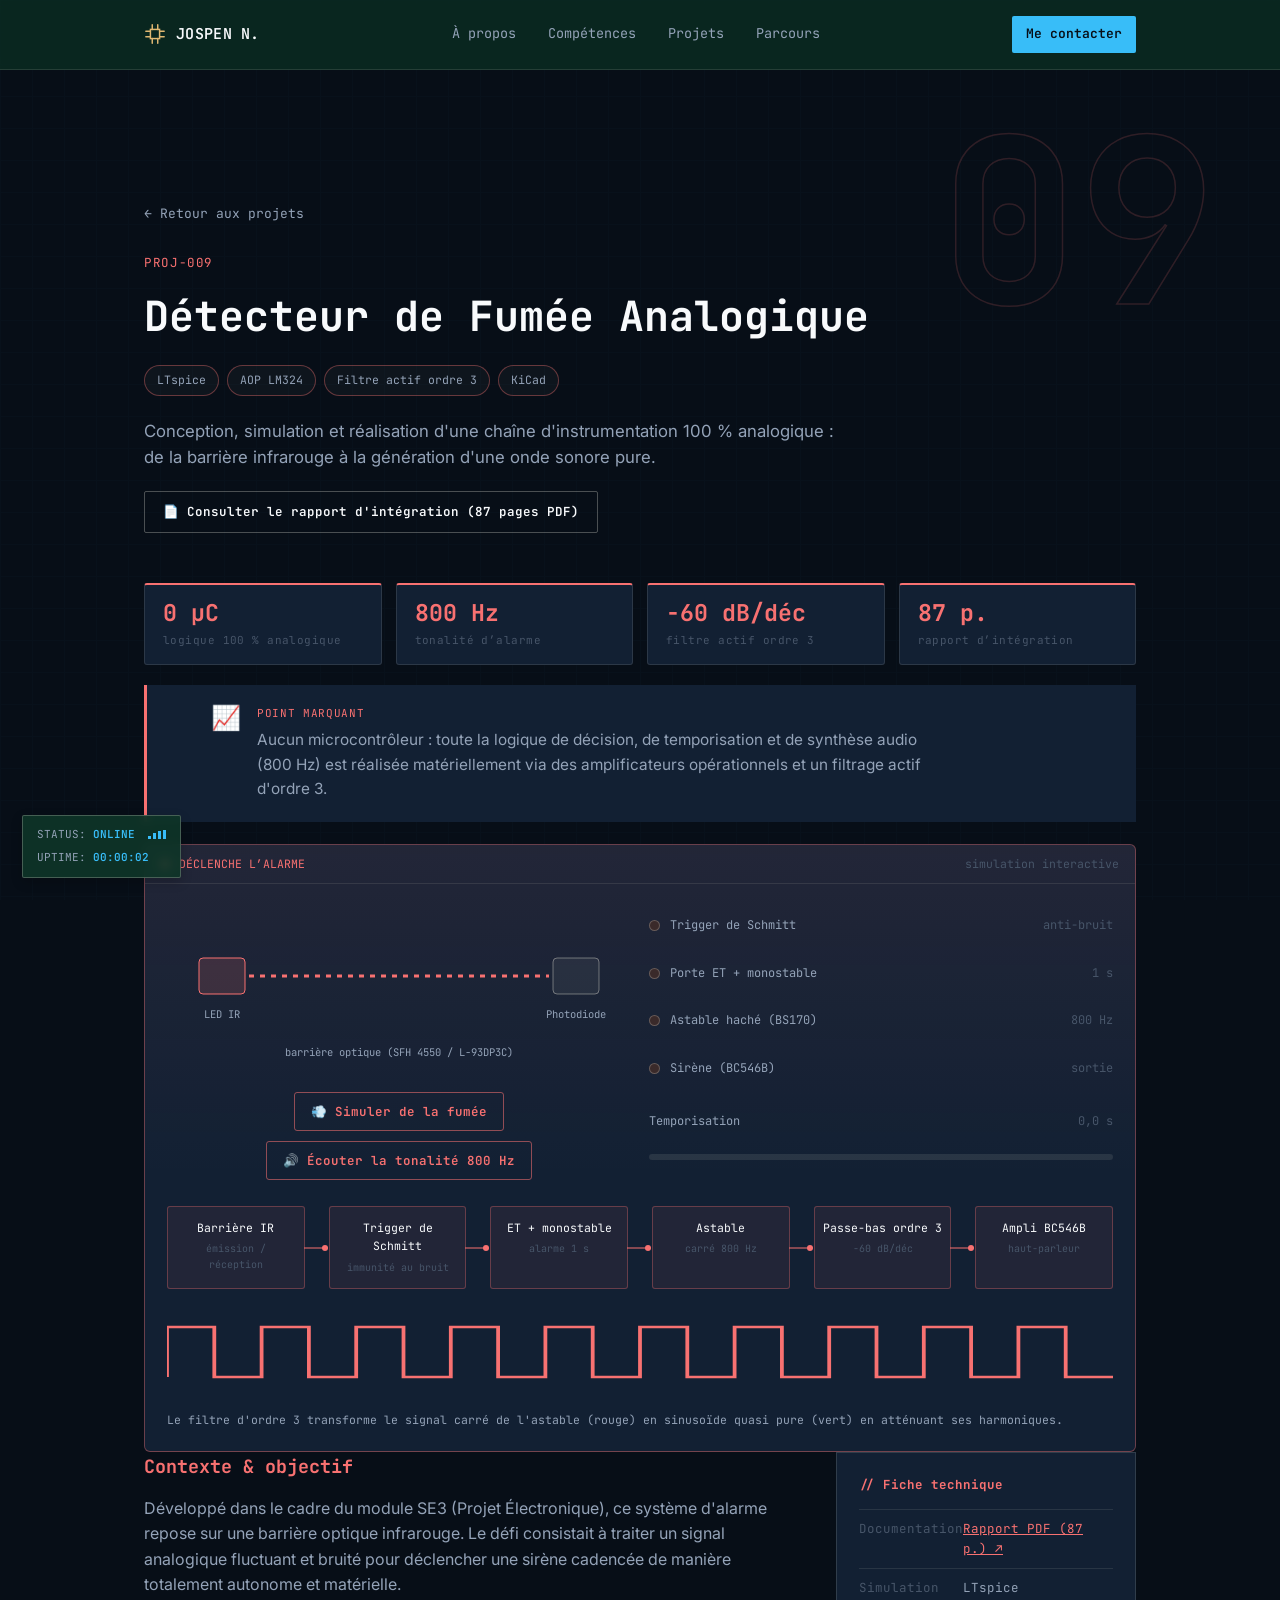
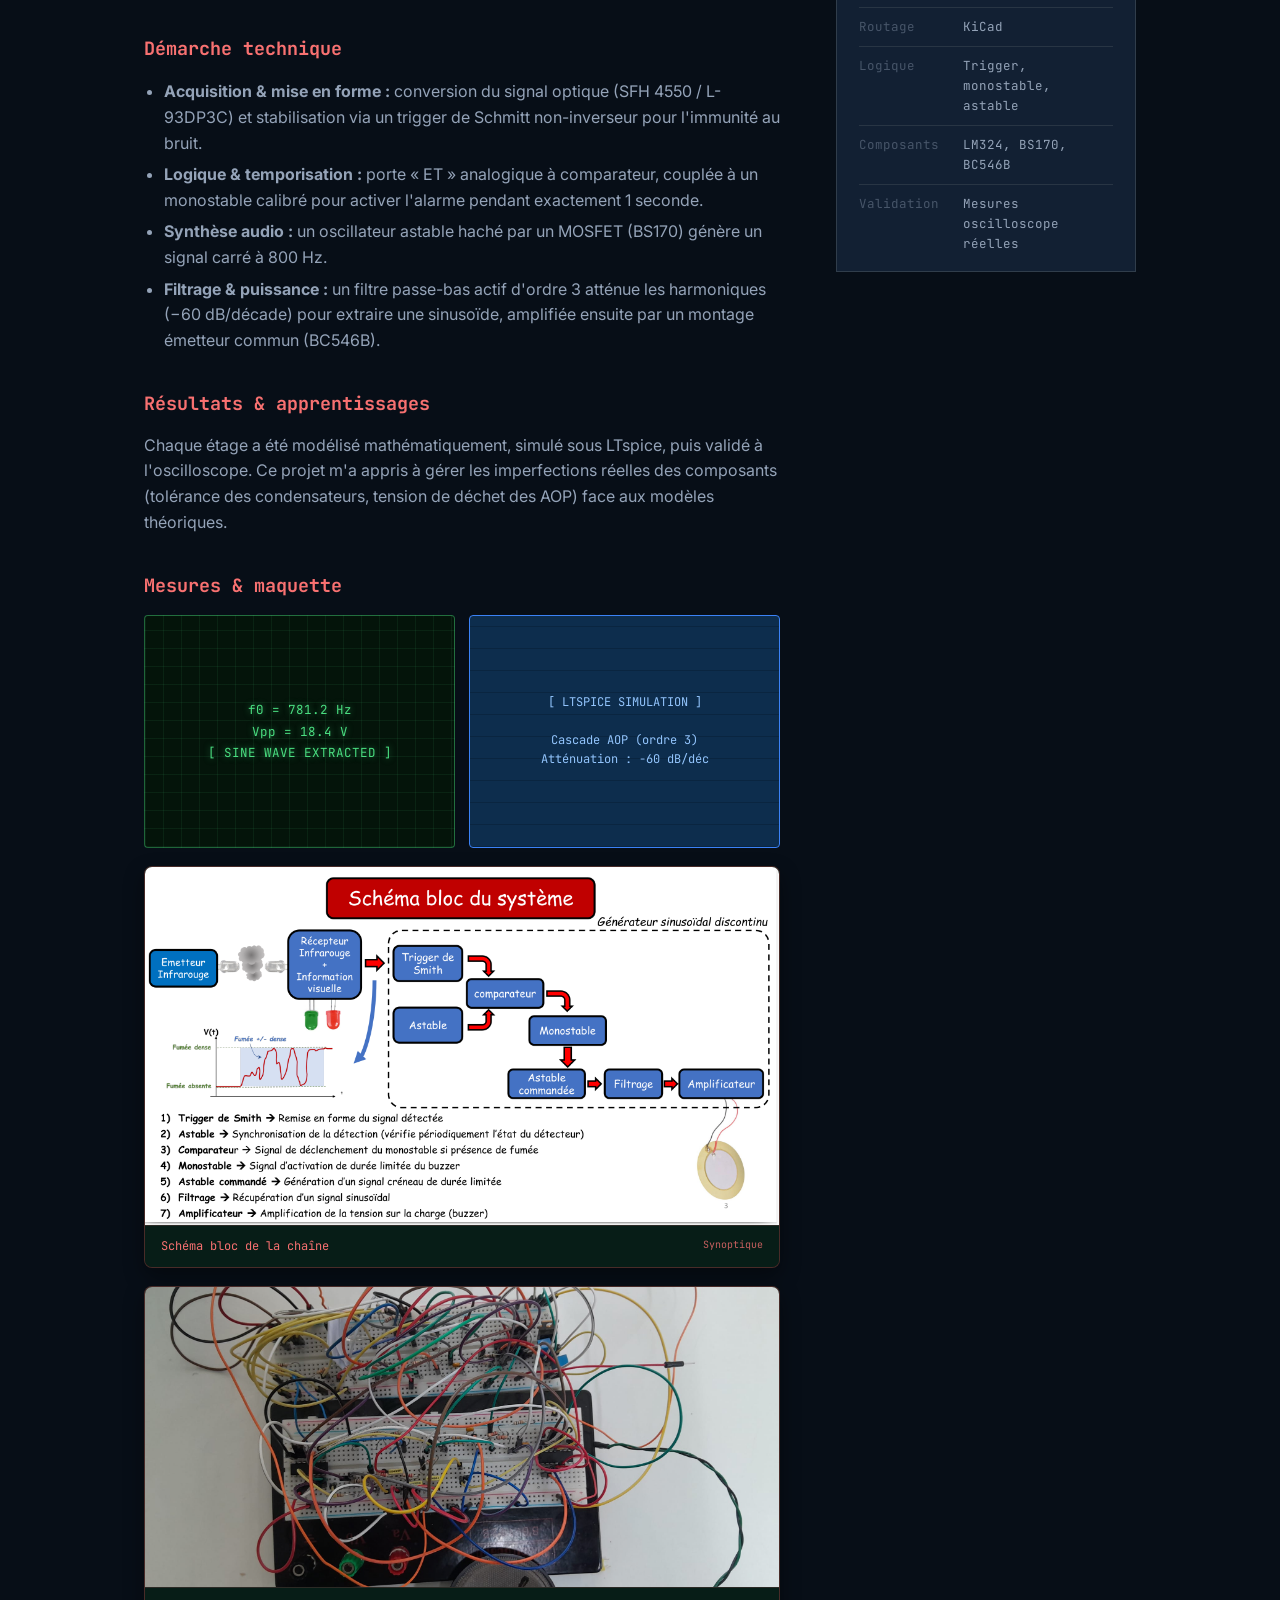
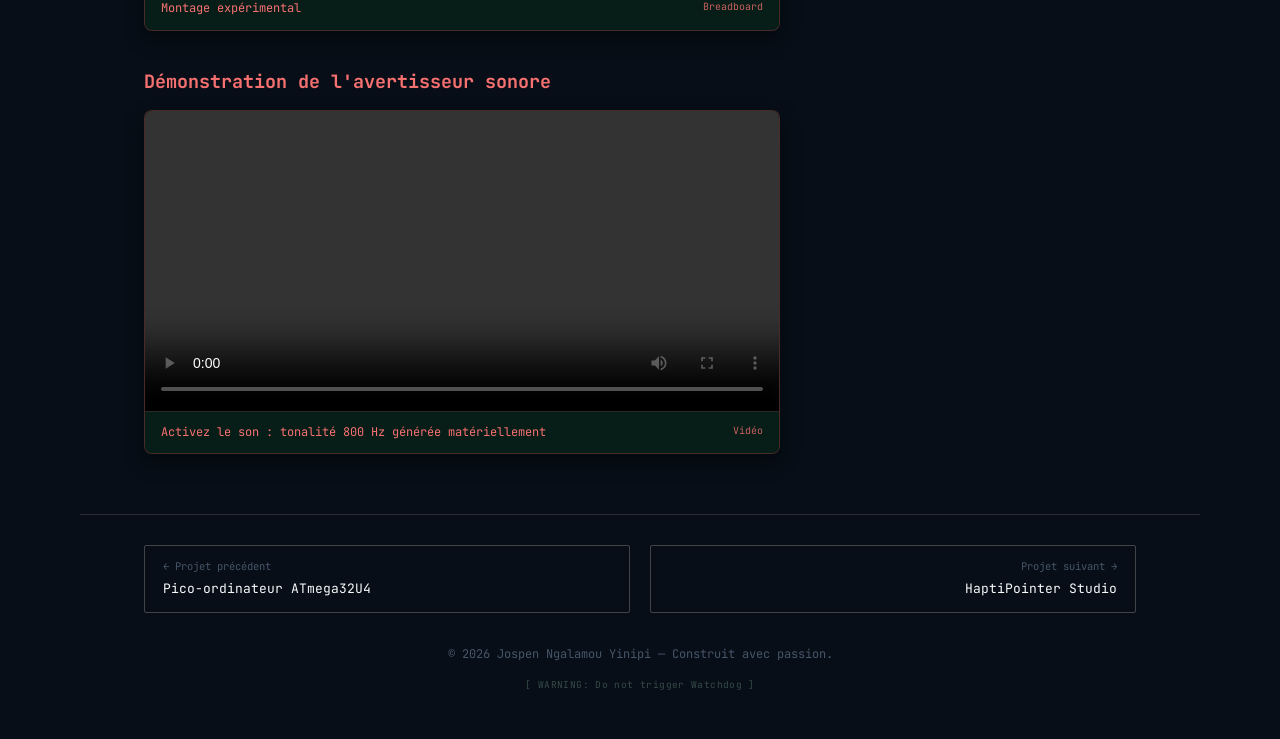
<file: projects/proj-009.html>
<!DOCTYPE html>
<html lang="fr">
<head>
<meta charset="UTF-8">
<meta name="viewport" content="width=device-width, initial-scale=1.0">
<title>Détecteur de Fumée Analogique — Jospen Ngalamou Yinipi</title>
<meta name="description" content="Chaîne d'instrumentation 100 % analogique pour la détection de fumée : barrière infrarouge, trigger de Schmitt, monostable, astable 800 Hz et filtre actif d'ordre 3.">
<meta property="og:title" content="Détecteur de Fumée Analogique — Jospen Ngalamou Yinipi">
<meta property="og:description" content="Chaîne d'instrumentation 100 % analogique pour la détection de fumée : barrière infrarouge, trigger de Schmitt, monostable, astable 800 Hz et filtre actif d'ordre 3.">
<meta property="og:type" content="article">
<meta name="twitter:card" content="summary">
<link rel="icon" href="data:image/svg+xml,%3Csvg xmlns='http://www.w3.org/2000/svg' viewBox='0 0 24 24'%3E%3Crect width='24' height='24' fill='%230b2b22'/%3E%3Crect x='7' y='7' width='10' height='10' stroke='%23e0b872' stroke-width='1.6' fill='none'/%3E%3Cpath d='M9 2v5M15 2v5M9 17v5M15 17v5M2 9h5M2 15h5M17 9h5M17 15h5' stroke='%23e0b872' stroke-width='1.6' stroke-linecap='round'/%3E%3C/svg%3E">
<link rel="preconnect" href="https://fonts.googleapis.com">
<link href="https://fonts.googleapis.com/css2?family=JetBrains+Mono:wght@400;500;600;700&family=Inter:wght@400;500;600;700&display=swap" rel="stylesheet">
<link rel="stylesheet" href="../style.css">
</head>
<body data-theme="electronics" data-page="smoke">

<header class="topnav">
  <div class="topnav-inner">
    <a href="../index.html" class="mark">
      <svg width="22" height="22" viewBox="0 0 24 24" fill="none">
        <rect x="7" y="7" width="10" height="10" stroke="#e0b872" stroke-width="1.6"/>
        <path d="M9 2v5M15 2v5M9 17v5M15 17v5M2 9h5M2 15h5M17 9h5M17 15h5" stroke="#e0b872" stroke-width="1.6" stroke-linecap="round"/>
      </svg>
      JOSPEN N.
    </a>
    <nav class="links">
      <a href="../index.html#about">À propos</a>
      <a href="../index.html#skills">Compétences</a>
      <a href="../index.html#projects">Projets</a>
      <a href="../index.html#experience">Parcours</a>
    </nav>
    <a href="../index.html#contact" class="navcta">Me contacter</a>
    <button class="menu-toggle" aria-label="Ouvrir le menu" aria-expanded="false">
      <span></span><span></span><span></span>
    </button>
  </div>
  <nav class="mobile-menu">
    <a href="../index.html#about">À propos</a>
    <a href="../index.html#skills">Compétences</a>
    <a href="../index.html#projects">Projets</a>
    <a href="../index.html#experience">Parcours</a>
    <a href="../index.html#contact">Contact</a>
  </nav>
</header>

<div class="proj-header" data-mark="09">
  <div class="wrap">
    <a href="../index.html#projects" class="back">← Retour aux projets</a>
    <div class="ic-partno">PROJ-009</div>
    <h1>Détecteur de Fumée Analogique</h1>

    <div class="proj-tags">
      <span class="proj-tag">LTspice</span>
      <span class="proj-tag">AOP LM324</span>
      <span class="proj-tag">Filtre actif ordre 3</span>
      <span class="proj-tag">KiCad</span>
    </div>
    <p class="tagline">Conception, simulation et réalisation d'une chaîne d'instrumentation 100 % analogique : de la barrière infrarouge à la génération d'une onde sonore pure.</p>
    <div style="margin-top: 20px;">
      <a href="../docs/Rapport_final_conception.pdf" target="_blank" rel="noopener" class="btn btn-ghost" style="font-size: 12.5px; padding: 10px 18px;">📄 Consulter le rapport d'intégration (87 pages PDF)</a>
    </div>
  </div>
</div>

<div class="wrap">
  <div class="proj-stats"><div class="stat-card"><div class="v">0 µC</div><div class="l">logique 100 % analogique</div></div><div class="stat-card"><div class="v">800 Hz</div><div class="l">tonalité d’alarme</div></div><div class="stat-card"><div class="v">−60 dB/déc</div><div class="l">filtre actif ordre 3</div></div><div class="stat-card"><div class="v">87 p.</div><div class="l">rapport d’intégration</div></div></div>
  <div class="proj-highlight">
    <span class="proj-highlight-icon">📈</span>
    <div>
      <div class="proj-highlight-label">Point marquant</div>
      <div class="proj-highlight-text">Aucun microcontrôleur : toute la logique de décision, de temporisation et de synthèse audio (800&nbsp;Hz) est réalisée matériellement via des amplificateurs opérationnels et un filtrage actif d'ordre 3.</div>
    </div>
  </div>
  <div class="sig-panel">
    <div class="sig-bar"><span class="live"></span><span class="sig-title">DÉCLENCHE L’ALARME</span><span class="sig-right">simulation interactive</span></div>
    <div class="sig-body">
      <div class="sig-two">
        <div class="beam" id="beam">
          <svg viewBox="0 0 440 170" aria-label="Barrière optique infrarouge">
            <rect x="20" y="52" width="46" height="36" rx="4" fill="rgba(248,113,113,.15)" stroke="#f87171"/><text x="43" y="112">LED IR</text>
            <rect x="374" y="52" width="46" height="36" rx="4" fill="rgba(233,230,218,.06)" stroke="rgba(233,230,218,.4)"/><text x="397" y="112">Photodiode</text>
            <line class="beam-line" x1="70" y1="70" x2="370" y2="70"/>
            <circle class="smoke" cx="190" cy="66" r="16"/><circle class="smoke" cx="214" cy="80" r="12"/><circle class="smoke" cx="236" cy="62" r="14"/><circle class="smoke" cx="205" cy="52" r="10"/>
            <text x="220" y="150">barrière optique (SFH 4550 / L-93DP3C)</text>
          </svg>
          <div class="sig-btns" style="justify-content:center"><button class="sig-btn" id="smoke-btn">💨 Simuler de la fumée</button><button class="sig-btn" id="tone-btn">🔊 Écouter la tonalité 800 Hz</button></div>
        </div>
        <div class="leds">
          <div class="led-row"><span class="led" id="led-schmitt"></span>Trigger de Schmitt<em>anti-bruit</em></div>
          <div class="led-row"><span class="led" id="led-mono"></span>Porte ET + monostable<em>1 s</em></div>
          <div class="led-row"><span class="led" id="led-astable"></span>Astable haché (BS170)<em>800 Hz</em></div>
          <div class="led-row"><span class="led" id="led-siren"></span>Sirène (BC546B)<em>sortie</em></div>
          <div class="led-row" style="margin-top:6px">Temporisation<em id="timer-val">0,0 s</em></div>
          <div class="timer-bar"><i id="timer-fill"></i></div>
        </div>
      </div>
      <div style="height:22px"></div>
<div class="chain"><div class="chain-step" style="--i:0">Barrière IR<small>émission / réception</small></div><div class="chain-step" style="--i:1">Trigger de Schmitt<small>immunité au bruit</small></div><div class="chain-step" style="--i:2">ET + monostable<small>alarme 1 s</small></div><div class="chain-step" style="--i:3">Astable<small>carré 800 Hz</small></div><div class="chain-step" style="--i:4">Passe-bas ordre 3<small>−60 dB/déc</small></div><div class="chain-step" style="--i:5">Ampli BC546B<small>haut-parleur</small></div></div>
      <div class="wave-morph"><svg viewBox="0 0 600 90" preserveAspectRatio="none" aria-hidden="true"><path class="square" d="M0,70 V20 H30 V70 H60 V20 H90 V70 H120 V20 H150 V70 H180 V20 H210 V70 H240 V20 H270 V70 H300 V20 H330 V70 H360 V20 H390 V70 H420 V20 H450 V70 H480 V20 H510 V70 H540 V20 H570 V70 H600"/><path class="sine" d="M0.0,45.0 L6.0,28.5 L12.0,18.4 L18.0,18.4 L24.0,28.5 L30.0,45.0 L36.0,61.5 L42.0,71.6 L48.0,71.6 L54.0,61.5 L60.0,45.0 L66.0,28.5 L72.0,18.4 L78.0,18.4 L84.0,28.5 L90.0,45.0 L96.0,61.5 L102.0,71.6 L108.0,71.6 L114.0,61.5 L120.0,45.0 L126.0,28.5 L132.0,18.4 L138.0,18.4 L144.0,28.5 L150.0,45.0 L156.0,61.5 L162.0,71.6 L168.0,71.6 L174.0,61.5 L180.0,45.0 L186.0,28.5 L192.0,18.4 L198.0,18.4 L204.0,28.5 L210.0,45.0 L216.0,61.5 L222.0,71.6 L228.0,71.6 L234.0,61.5 L240.0,45.0 L246.0,28.5 L252.0,18.4 L258.0,18.4 L264.0,28.5 L270.0,45.0 L276.0,61.5 L282.0,71.6 L288.0,71.6 L294.0,61.5 L300.0,45.0 L306.0,28.5 L312.0,18.4 L318.0,18.4 L324.0,28.5 L330.0,45.0 L336.0,61.5 L342.0,71.6 L348.0,71.6 L354.0,61.5 L360.0,45.0 L366.0,28.5 L372.0,18.4 L378.0,18.4 L384.0,28.5 L390.0,45.0 L396.0,61.5 L402.0,71.6 L408.0,71.6 L414.0,61.5 L420.0,45.0 L426.0,28.5 L432.0,18.4 L438.0,18.4 L444.0,28.5 L450.0,45.0 L456.0,61.5 L462.0,71.6 L468.0,71.6 L474.0,61.5 L480.0,45.0 L486.0,28.5 L492.0,18.4 L498.0,18.4 L504.0,28.5 L510.0,45.0 L516.0,61.5 L522.0,71.6 L528.0,71.6 L534.0,61.5 L540.0,45.0 L546.0,28.5 L552.0,18.4 L558.0,18.4 L564.0,28.5 L570.0,45.0 L576.0,61.5 L582.0,71.6 L588.0,71.6 L594.0,61.5 L600.0,45.0"/></svg></div>
      <p class="sig-note">Le filtre d'ordre 3 transforme le signal carré de l'astable (rouge) en sinusoïde quasi pure (vert) en atténuant ses harmoniques.</p>
    </div>
  </div>
</div>

<div class="proj-body">
  <div class="proj-main">
    <h2>Contexte &amp; objectif</h2>
    <p>Développé dans le cadre du module SE3 (Projet Électronique), ce système d'alarme repose sur une barrière optique infrarouge. Le défi consistait à traiter un signal analogique fluctuant et bruité pour déclencher une sirène cadencée de manière totalement autonome et matérielle.</p>

    <h2>Démarche technique</h2>
    <ul>
      <li><strong>Acquisition &amp; mise en forme :</strong> conversion du signal optique (SFH 4550 / L-93DP3C) et stabilisation via un trigger de Schmitt non-inverseur pour l'immunité au bruit.</li>
      <li><strong>Logique &amp; temporisation :</strong> porte « ET » analogique à comparateur, couplée à un monostable calibré pour activer l'alarme pendant exactement 1 seconde.</li>
      <li><strong>Synthèse audio :</strong> un oscillateur astable haché par un MOSFET (BS170) génère un signal carré à 800&nbsp;Hz.</li>
      <li><strong>Filtrage &amp; puissance :</strong> un filtre passe-bas actif d'ordre 3 atténue les harmoniques (−60&nbsp;dB/décade) pour extraire une sinusoïde, amplifiée ensuite par un montage émetteur commun (BC546B).</li>
    </ul>

    <h2>Résultats &amp; apprentissages</h2>
    <p>Chaque étage a été modélisé mathématiquement, simulé sous LTspice, puis validé à l'oscilloscope. Ce projet m'a appris à gérer les imperfections réelles des composants (tolérance des condensateurs, tension de déchet des AOP) face aux modèles théoriques.</p>

    <h2>Mesures &amp; maquette</h2>
    <div class="gallery">
      <div class="scope-box">f0 = 781.2 Hz<br>Vpp = 18.4 V<br>[ SINE WAVE EXTRACTED ]</div>
      <div class="blueprint-box">[ LTSPICE SIMULATION ]<br><br>Cascade AOP (ordre 3)<br>Atténuation : −60 dB/déc</div>
    </div>
    <div style="height:18px"></div>
    <div class="hardware-img-card"><img src="../img/captor.png" alt="Schéma bloc du système" class="contain"><div class="hardware-img-caption"><span>Schéma bloc de la chaîne</span><span>Synoptique</span></div></div><div style="height:18px"></div><div class="hardware-img-card"><img src="../img/sensor_final.jpeg" alt="Montage expérimental sur breadboard"><div class="hardware-img-caption"><span>Montage expérimental</span><span>Breadboard</span></div></div>

    <h2>Démonstration de l'avertisseur sonore</h2>
    <div class="hardware-img-card"><video src="../img/fume.mp4" controls playsinline></video><div class="hardware-img-caption"><span>Activez le son : tonalité 800 Hz générée matériellement</span><span>Vidéo</span></div></div>
  </div>

  <aside class="proj-side">
    <div class="side-box">
      <h3>// Fiche technique</h3>
      <table>
        <tr><td class="k">Documentation</td><td><a href="../docs/Rapport_final_conception.pdf" target="_blank" rel="noopener" style="color:var(--accent); text-decoration:underline;">Rapport PDF (87 p.) ↗</a></td></tr>
        <tr><td class="k">Simulation</td><td>LTspice</td></tr>
        <tr><td class="k">Routage</td><td>KiCad</td></tr>
        <tr><td class="k">Logique</td><td>Trigger, monostable, astable</td></tr>
        <tr><td class="k">Composants</td><td>LM324, BS170, BC546B</td></tr>
        <tr><td class="k">Validation</td><td>Mesures oscilloscope réelles</td></tr>
      </table>
    </div>
  </aside>
</div>

<div class="prevnext">
  <a href="proj-008.html"><span class="lbl">← Projet précédent</span>Pico-ordinateur ATmega32U4</a>
  <a href="proj-001.html" class="right"><span class="lbl">Projet suivant →</span>HaptiPointer Studio</a>
</div>

<footer>
  © 2026 Jospen Ngalamou Yinipi — Construit avec passion.
  <div class="wd-line"><button id="wdt-trigger" class="watchdog-trigger" type="button">[ WARNING: Do not trigger Watchdog ]</button></div>
</footer>

<div id="kernel-panic" class="hidden">
  <pre><span class="hf">KERNEL PANIC — Hard Fault Exception</span>
------------------------------------------

R0  = 0x00000000   R1  = 0x2000A3F0
R2  = 0x00000001   R3  = 0x08003A10
R12 = 0xDEADBEEF   LR  = 0x08002F1C
PC  = 0x08003A4C   xPSR= 0x21000000

CFSR = 0x00008200   HFSR = 0x40000000

&gt;&gt;&gt; Stack overflow detected in task 'main_loop'
&gt;&gt;&gt; System halted.</pre>
  <div id="panic-action"></div>
</div>

<button class="back-to-top" aria-label="Retour en haut">↑</button>
<script src="../main.js" defer></script>
<script src="../proj-fx.js" defer></script>

</body>
</html>
</file>
<file: style.css>
/* =========================================
   1. VARIABLES ET BASE
   ========================================= */
:root {
  --board: #0b2b22; --board-2: #0f3629; --board-3: #123d2e;
  --copper: #c98a4b; --copper-bright: #e0b872;
  --silk: #e9e6da; --silk-dim: #a9c2b4; --muted: #6f9585; --danger: #c96a4b;
  --mono: 'JetBrains Mono', monospace;
  --sans: 'Inter', sans-serif;
  --pad: clamp(20px, 5vw, 64px);
  --maxw: 1120px;
}
* { box-sizing: border-box; }
html { scroll-behavior: smooth; }
body {
  margin: 0; background: var(--board); color: var(--silk);
  font-family: var(--sans); line-height: 1.6; -webkit-font-smoothing: antialiased;
}
::selection { background: var(--copper); color: var(--board); }

body::before {
  content: ""; position: fixed; inset: 0;
  background-image: linear-gradient(var(--board-2) 1px, transparent 1px),
                    linear-gradient(90deg, var(--board-2) 1px, transparent 1px);
  background-size: 48px 48px; opacity: .35; pointer-events: none; z-index: 0;
}
a { color: inherit; }
.wrap { max-width: var(--maxw); margin: 0 auto; padding-left: var(--pad); padding-right: var(--pad); position: relative; z-index: 1; }

/* =========================================
   2. NAVIGATION (Accueil & Projets)
   ========================================= */
header.topnav {
  position: sticky; top: 0; z-index: 50;
  background: rgba(11,43,34,.88); backdrop-filter: blur(6px); border-bottom: 1px solid rgba(233,230,218,.12);
}
.topnav-inner {
  max-width: var(--maxw); margin: 0 auto; padding: 16px var(--pad);
  display: flex; align-items: center; justify-content: space-between;
}
.mark {
  display: flex; align-items: center; gap: 10px;
  font-family: var(--mono); font-weight: 600; font-size: 15px; letter-spacing: .02em; color: var(--silk); text-decoration: none;
}
.mark svg { display: block; }
nav.links { display: flex; gap: 28px; font-family: var(--mono); font-size: 13.5px; }
nav.links a { text-decoration: none; color: var(--silk-dim); padding: 4px 2px; border-bottom: 1px solid transparent; transition: color .15s, border-color .15s; }
nav.links a:hover { color: var(--copper-bright); border-color: var(--copper-bright); }
.navcta {
  font-family: var(--mono); font-size: 13px; color: var(--board); background: var(--copper-bright);
  padding: 8px 14px; text-decoration: none; border-radius: 2px; font-weight: 600;
}
@media (max-width:720px){ nav.links{display:none;} }
nav.links a.active { color: var(--copper-bright); border-color: var(--copper-bright); }

.menu-toggle {
  display: none; background: none; border: 1px solid rgba(233,230,218,.25); border-radius: 2px;
  width: 38px; height: 34px; cursor: pointer; flex-direction: column; align-items: center; justify-content: center; gap: 5px;
}
.menu-toggle span { width: 18px; height: 1.5px; background: var(--silk); display: block; transition: transform .2s ease, opacity .2s ease; }
.menu-toggle[aria-expanded="true"] span:nth-child(1) { transform: translateY(6.5px) rotate(45deg); }
.menu-toggle[aria-expanded="true"] span:nth-child(2) { opacity: 0; }
.menu-toggle[aria-expanded="true"] span:nth-child(3) { transform: translateY(-6.5px) rotate(-45deg); }
@media (max-width:720px){ .menu-toggle{ display: flex; } }

.mobile-menu {
  display: none; flex-direction: column; gap: 2px;
  max-width: var(--maxw); margin: 0 auto; padding: 0 var(--pad);
  max-height: 0; overflow: hidden; transition: max-height .25s ease;
  border-bottom: 1px solid transparent;
}
.mobile-menu.open { display: flex; max-height: 320px; padding-bottom: 14px; border-bottom-color: rgba(233,230,218,.12); }
.mobile-menu a {
  font-family: var(--mono); font-size: 14px; color: var(--silk-dim); text-decoration: none;
  padding: 12px 4px; border-bottom: 1px dotted rgba(233,230,218,.12);
}
.mobile-menu a:last-child { border-bottom: none; }
.mobile-menu a:hover, .mobile-menu a.active { color: var(--copper-bright); }

.back-to-top {
  position: fixed; right: 22px; bottom: 22px; z-index: 60;
  width: 42px; height: 42px; border-radius: 2px; border: 1px solid rgba(233,230,218,.25);
  background: rgba(15,54,41,.9); backdrop-filter: blur(4px); color: var(--copper-bright);
  font-family: var(--mono); font-size: 16px; cursor: pointer;
  opacity: 0; pointer-events: none; transform: translateY(8px);
  transition: opacity .2s ease, transform .2s ease, border-color .2s ease;
}
.back-to-top.visible { opacity: 1; pointer-events: auto; transform: translateY(0); }
.back-to-top:hover { border-color: var(--copper-bright); }

@media (prefers-reduced-motion: no-preference) {
  .reveal { opacity: 0; transform: translateY(18px); transition: opacity .6s ease, transform .6s ease; }
  .reveal.revealed { opacity: 1; transform: translateY(0); }
}

.form-status { font-family: var(--mono); font-size: 12.5px; margin-top: 4px; }
.form-status.success { color: #8fd6a8; }
.form-status.error { color: var(--danger); }

/* =========================================
   3. PAGE D'ACCUEIL (Hero, À propos, Cartes)
   ========================================= */
.hero { padding: 88px var(--pad) 96px; position: relative; overflow: hidden; }
@media (prefers-reduced-motion: no-preference) {
  .hero-grid > div:first-child > * { opacity: 0; animation: hero-rise .7s cubic-bezier(.16,1,.3,1) forwards; }
  .hero-grid .eyebrow-pin { animation-delay: .05s; }
  .hero-grid h1 { animation-delay: .15s; }
  .hero-grid p.desc { animation-delay: .28s; }
  .hero-grid .ctas { animation-delay: .4s; }
  .chip { opacity: 0; animation: hero-fade .9s ease .3s forwards, float 6s ease-in-out 1.2s infinite; }
  @keyframes hero-rise { from { opacity: 0; transform: translateY(14px); } to { opacity: 1; transform: translateY(0); } }
  @keyframes hero-fade { from { opacity: 0; } to { opacity: 1; } }
}
.hero-grid { display: grid; grid-template-columns: 1.3fr .9fr; gap: 56px; align-items: center; max-width: var(--maxw); margin: 0 auto; position: relative; z-index: 2; }
@media (max-width:860px){ .hero-grid{grid-template-columns:1fr;} }
.eyebrow-pin { display: inline-flex; align-items: center; gap: 8px; font-family: var(--mono); font-size: 12.5px; color: var(--copper-bright); margin-bottom: 22px; }
.eyebrow-pin .dot { width: 7px; height: 7px; border-radius: 50%; background: var(--copper-bright); box-shadow: 0 0 8px var(--copper-bright); }
.hero h1 { font-family: var(--mono); font-weight: 700; font-size: clamp(2.1rem, 4.6vw, 3.4rem); line-height: 1.08; margin: 0 0 18px; color: var(--silk); }
.hero h1 .role { display: block; font-size: .42em; color: var(--muted); font-weight: 500; margin-top: 14px; letter-spacing: .01em; }
.hero p.desc { max-width: 52ch; color: var(--silk-dim); font-size: 1.05rem; margin: 0 0 34px; }
.hero .ctas { display: flex; gap: 14px; flex-wrap: wrap; }
.btn { font-family: var(--mono); font-size: 13.5px; font-weight: 600; text-decoration: none; padding: 13px 22px; border-radius: 2px; display: inline-flex; align-items: center; gap: 10px; transition: transform .15s ease, background .15s ease; }
.btn-primary { background: var(--copper-bright); color: var(--board); }
.btn-primary:hover { transform: translateY(-2px); }
.btn-ghost { border: 1px solid rgba(233,230,218,.3); color: var(--silk); }
.btn-ghost:hover { border-color: var(--copper-bright); color: var(--copper-bright); }
.chip { position: relative; aspect-ratio: 1/1; max-width: 340px; margin: 0 auto; }
.chip svg { width: 100%; height: 100%; display: block; }

/* ---------- Terminal hero (mix embarqué + shell) ---------- */
.hero-terminal {
  max-width: var(--maxw); margin: 44px auto 0; position: relative; z-index: 2;
  background: #0a0e0c; border: 1px solid rgba(233,230,218,.14); border-radius: 4px; overflow: hidden;
}
.hero-terminal .term-bar { display: flex; align-items: center; gap: 8px; padding: 10px 14px; background: #10160f; border-bottom: 1px solid rgba(233,230,218,.08); }
.hero-terminal .term-bar .dot { width: 9px; height: 9px; border-radius: 50%; }
.hero-terminal .term-bar .dot.r { background: var(--danger); }
.hero-terminal .term-bar .dot.a { background: var(--copper); }
.hero-terminal .term-bar .dot.g { background: #8fd6a8; }
.hero-terminal .term-bar .term-path { font-family: var(--mono); font-size: 11.5px; color: var(--muted); margin-left: 8px; }
.hero-terminal .term-body { padding: 18px 20px 22px; font-family: var(--mono); font-size: 13px; line-height: 1.85; color: var(--copper-bright); }
.hero-terminal .term-body .prompt { color: #8fd6a8; }
.hero-terminal .term-body .ok { color: #8fd6a8; }
.hero-terminal .term-body .dim { color: var(--muted); }
.hero-terminal .cursor { display: inline-block; width: 7px; height: 14px; background: var(--copper-bright); vertical-align: -2px; margin-left: 2px; }
@media (prefers-reduced-motion: no-preference) {
  .hero-terminal .cursor { animation: blink 1s steps(1) infinite; }
  @keyframes blink { 50% { opacity: 0; } }
}
section { padding: 80px var(--pad); }
.sec-head { margin-bottom: 44px; max-width: 60ch; }
.sec-tag { font-family: var(--mono); font-size: 12.5px; color: var(--copper); margin-bottom: 10px; }
.sec-title { font-family: var(--mono); font-size: clamp(1.5rem,2.6vw,2rem); color: var(--silk); margin: 0 0 10px; font-weight: 700; }
.sec-sub { color: var(--silk-dim); margin: 0; }
hr.trace { border: none; height: 1px; background: linear-gradient(90deg, transparent, rgba(201,138,75,.5), transparent); max-width: var(--maxw); margin: 0 auto; }
.about-grid { display: grid; grid-template-columns: 220px 1fr; gap: 48px; align-items: start; max-width: var(--maxw); margin: 0 auto; }
@media (max-width:720px){ .about-grid{grid-template-columns:1fr;} }
.photo-frame { aspect-ratio: 1/1.1; border: 1.5px dashed rgba(233,230,218,.35); display: flex; align-items: center; justify-content: center; font-family: var(--mono); font-size: 12px; color: var(--muted); text-align: center; padding: 16px; position: relative; }
.photo-frame .corner { position: absolute; width: 10px; height: 10px; border-color: var(--copper-bright); }
.photo-frame .c-tl { top: -1px; left: -1px; border-top: 2px solid var(--copper-bright); border-left: 2px solid var(--copper-bright); }
.photo-frame .c-tr { top: -1px; right: -1px; border-top: 2px solid var(--copper-bright); border-right: 2px solid var(--copper-bright); }
.photo-frame .c-bl { bottom: -1px; left: -1px; border-bottom: 2px solid var(--copper-bright); border-left: 2px solid var(--copper-bright); }
.photo-frame .c-br { bottom: -1px; right: -1px; border-bottom: 2px solid var(--copper-bright); border-right: 2px solid var(--copper-bright); }
.about-text p { color: var(--silk-dim); max-width: 64ch; }
.about-text p strong { color: var(--silk); }
.stat-row { display: flex; gap: 36px; margin-top: 28px; flex-wrap: wrap; }
.stat { font-family: var(--mono); }
.stat .n { font-size: 1.7rem; color: var(--copper-bright); font-weight: 700; }
.stat .l { font-size: 12px; color: var(--muted); }
.skills-cols { display: grid; grid-template-columns: repeat(3,1fr); gap: 32px; max-width: var(--maxw); margin: 0 auto; }
@media (max-width:820px){ .skills-cols{grid-template-columns:1fr;} }
.skill-block h3 { font-family: var(--mono); font-size: 14px; color: var(--copper-bright); margin: 0 0 16px; padding-bottom: 10px; border-bottom: 1px solid rgba(233,230,218,.15); }
.pin-list { list-style: none; margin: 0; padding: 0; }
.pin-list li { display: flex; align-items: center; gap: 10px; font-family: var(--mono); font-size: 13.5px; color: var(--silk-dim); padding: 7px 0; border-bottom: 1px dotted rgba(233,230,218,.1); }
.pin-list li::before { content: "›"; color: var(--copper); }
.proj-grid { display: grid; grid-template-columns: repeat(2,1fr); gap: 28px; max-width: var(--maxw); margin: 0 auto; }
@media (max-width:820px){ .proj-grid{grid-template-columns:1fr;} }
.ic-card { position: relative; background: var(--board-3); border: 1px solid rgba(233,230,218,.14); padding: 28px 26px 24px; }
.ic-card::before, .ic-card::after { content: ""; position: absolute; left: 24px; right: 24px; height: 2px; background: repeating-linear-gradient(90deg, var(--copper) 0 10px, transparent 10px 18px); }
.ic-card::before { top: -2px; }
.ic-card::after { bottom: -2px; }
.ic-partno { font-family: var(--mono); font-size: 11.5px; color: var(--muted); letter-spacing: .05em; margin-bottom: 8px; }
.ic-card h3 { font-family: var(--mono); font-size: 1.15rem; color: var(--silk); margin: 0 0 10px; }
.ic-card p { color: var(--silk-dim); font-size: .95rem; margin: 0 0 18px; }
.spec-table { width: 100%; border-collapse: collapse; font-family: var(--mono); font-size: 12.5px; }
.spec-table tr { border-top: 1px solid rgba(233,230,218,.1); }
.spec-table td { padding: 7px 0; color: var(--silk-dim); }
.spec-table td.k { color: var(--muted); width: 42%; }
a.ic-card { display: block; text-decoration: none; color: inherit; transition: transform .18s ease, border-color .18s ease, background .18s ease; }
a.ic-card:hover { transform: translateY(-4px); border-color: rgba(224,184,114,.55); background: #16473a; }
a.ic-card:hover h3 { color: var(--copper-bright); }
.ic-more { margin-top: 18px; font-family: var(--mono); font-size: 12.5px; color: var(--copper-bright); }
.timeline { max-width: var(--maxw); margin: 0 auto; position: relative; padding-left: 28px; border-left: 1px solid rgba(233,230,218,.18); }
.tl-item { position: relative; padding-bottom: 38px; }
.tl-item:last-child { padding-bottom: 0; }
.tl-item::before { content: ""; position: absolute; left: -33px; top: 4px; width: 9px; height: 9px; border-radius: 50%; background: var(--copper-bright); box-shadow: 0 0 0 4px var(--board), 0 0 0 5px rgba(233,230,218,.18); }
.tl-date { font-family: var(--mono); font-size: 12px; color: var(--muted); margin-bottom: 4px; }
.tl-item h3 { font-family: var(--mono); font-size: 1.05rem; margin: 0 0 4px; color: var(--silk); }
.tl-item .tl-role { color: var(--copper-bright); font-size: .9rem; font-family: var(--mono); margin-bottom: 8px; }
.tl-item p { color: var(--silk-dim); max-width: 64ch; margin: 0; }
.contact-box { max-width: var(--maxw); margin: 0 auto; background: var(--board-3); border: 1px solid rgba(233,230,218,.14); padding: 52px var(--pad); text-align: center; }
.contact-box h2 { font-family: var(--mono); font-size: clamp(1.4rem,3vw,2rem); margin: 0 0 14px; }
.contact-box p { color: var(--silk-dim); margin: 0 0 28px; }
.contact-links { display: flex; gap: 24px; justify-content: center; flex-wrap: wrap; }
.contact-links a { font-family: var(--mono); font-size: 14px; text-decoration: none; color: var(--silk); border: 1px solid rgba(233,230,218,.25); padding: 11px 20px; border-radius: 2px; transition: border-color .15s, color .15s; }
.contact-links a:hover { border-color: var(--copper-bright); color: var(--copper-bright); }

.contact-divider { display: flex; align-items: center; gap: 16px; max-width: 480px; margin: 36px auto; font-family: var(--mono); font-size: 11.5px; color: var(--muted); }
.contact-divider::before, .contact-divider::after { content: ""; flex: 1; height: 1px; background: rgba(233,230,218,.16); }
.contact-form { max-width: 480px; margin: 0 auto; text-align: left; display: flex; flex-direction: column; gap: 14px; }
.contact-form label { font-family: var(--mono); font-size: 12px; color: var(--muted); margin-bottom: -8px; }
.contact-form input, .contact-form textarea {
  background: var(--board); border: 1px solid rgba(233,230,218,.22); color: var(--silk);
  font-family: var(--sans); font-size: 14px; padding: 12px 14px; border-radius: 2px; resize: vertical;
}
.contact-form input:focus, .contact-form textarea:focus { outline: none; border-color: var(--copper-bright); }
.contact-form textarea { min-height: 110px; }
.contact-form button {
  align-self: flex-start; font-family: var(--mono); font-size: 13.5px; font-weight: 600;
  background: var(--copper-bright); color: var(--board); border: none; padding: 13px 24px;
  border-radius: 2px; cursor: pointer; transition: transform .15s ease;
}
.contact-form button:hover { transform: translateY(-2px); }
.contact-form .form-note { font-family: var(--mono); font-size: 11px; color: var(--muted); margin-top: -4px; }
footer { text-align: center; padding: 32px var(--pad) 44px; font-family: var(--mono); font-size: 12px; color: var(--muted); }

/* =========================================
   4. PAGES DÉTAILS DE PROJETS (proj-XXX.html)
   ========================================= */
.proj-header { padding: 130px var(--pad) 50px; }
.proj-header .back { font-family: var(--mono); font-size: 13px; color: var(--silk-dim); text-decoration: none; display: inline-flex; align-items: center; gap: 8px; margin-bottom: 28px; }
.proj-header .back:hover { color: var(--copper-bright); }
.proj-header .ic-partno { font-size: 12.5px; }
.proj-header h1 { font-family: var(--mono); font-size: clamp(1.8rem,4vw,2.6rem); margin: 10px 0 16px; color: var(--silk); }
.proj-header .tagline { color: var(--silk-dim); max-width: 64ch; font-size: 1.05rem; margin: 0; }
.proj-body { max-width: var(--maxw); margin: 0 auto; padding: 0 var(--pad) 40px; display: grid; grid-template-columns: 1fr 300px; gap: 56px; }
@media (max-width:860px){ .proj-body{grid-template-columns:1fr;} }
.proj-main h2 { font-family: var(--mono); font-size: 1.15rem; color: var(--copper-bright); margin: 36px 0 14px; }
.proj-main h2:first-child { margin-top: 0; }
.proj-main p { color: var(--silk-dim); max-width: 70ch; margin: 0 0 14px; }
.proj-main ul { color: var(--silk-dim); padding-left: 20px; max-width: 70ch; }
.proj-main ul li { margin-bottom: 6px; }
.gallery { display: grid; grid-template-columns: repeat(2,1fr); gap: 14px; margin-top: 10px; }
.gallery .ph { aspect-ratio: 4/3; border: 1.5px dashed rgba(233,230,218,.3); display: flex; align-items: center; justify-content: center; font-family: var(--mono); font-size: 11.5px; color: var(--muted); text-align: center; padding: 10px; }
.proj-side { align-self: start; position: sticky; top: 96px; }
.side-box { background: var(--board-3); border: 1px solid rgba(233,230,218,.14); padding: 22px 22px 8px; margin-bottom: 20px; }
.side-box h3 { font-family: var(--mono); font-size: 12.5px; color: var(--copper); margin: 0 0 14px; text-transform: none; }
.side-box table { width: 100%; border-collapse: collapse; font-family: var(--mono); font-size: 12.5px; }
.side-box tr { border-top: 1px solid rgba(233,230,218,.1); }
.side-box td { padding: 9px 0; color: var(--silk-dim); vertical-align: top; }
.side-box td.k { color: var(--muted); width: 40%; }
.prevnext { max-width: var(--maxw); margin: 20px auto 0; padding: 30px var(--pad) 0; border-top: 1px solid rgba(233,230,218,.14); display: flex; justify-content: space-between; gap: 20px; flex-wrap: wrap; }
.prevnext a { font-family: var(--mono); font-size: 13px; text-decoration: none; color: var(--silk); border: 1px solid rgba(233,230,218,.25); padding: 12px 18px; border-radius: 2px; flex: 1; min-width: 200px; transition: border-color .15s, color .15s; }
.prevnext a:hover { border-color: var(--copper-bright); color: var(--copper-bright); }
.prevnext .lbl { display: block; font-size: 10.5px; color: var(--muted); margin-bottom: 4px; }
.prevnext .right { text-align: right; }
/* =========================================
   5. THÈME "PROGRAMMATION" (proj-XXX, data-theme="programming")
   ========================================= */
body[data-theme="programming"] {
  --board: #0a0e0c;
  --board-2: #0e1310;
  --board-3: #10160f;
}
body[data-theme="programming"]::before { opacity: .15; }

body[data-theme="programming"] .proj-main, 
body[data-theme="programming"] .proj-main p,
body[data-theme="programming"] .proj-main li,
body[data-theme="programming"] .side-box td { font-family: var(--mono); }

body[data-theme="programming"] .proj-main h2 { font-family: var(--mono); }
body[data-theme="programming"] .proj-main h2::before { content: "/* "; color: var(--muted); }
body[data-theme="programming"] .proj-main h2::after { content: " */"; color: var(--muted); }

body[data-theme="programming"] .proj-main ul { list-style: none; padding-left: 0; }
body[data-theme="programming"] .proj-main ul li::before { content: "$ "; color: #8fd6a8; }

body[data-theme="programming"] .ic-card::before,
body[data-theme="programming"] .ic-card::after { background: repeating-linear-gradient(90deg, #8fd6a8 0 8px, transparent 8px 14px); }

.term-shell {
  margin: 22px 0 0; background: #060907; border: 1px solid rgba(233,230,218,.12); border-radius: 4px; overflow: hidden;
}
.term-shell .term-bar { display: flex; align-items: center; gap: 8px; padding: 8px 12px; background: #0d120e; border-bottom: 1px solid rgba(233,230,218,.08); }
.term-shell .term-bar .dot { width: 8px; height: 8px; border-radius: 50%; }
.term-shell .term-bar .dot.r { background: var(--danger); }
.term-shell .term-bar .dot.a { background: var(--copper); }
.term-shell .term-bar .dot.g { background: #8fd6a8; }
.term-shell .term-body { padding: 12px 16px; font-family: var(--mono); font-size: 12.5px; color: #8fd6a8; }
.term-shell .term-body .prompt { color: var(--copper-bright); margin-right: 4px; }

body[data-theme="programming"] .proj-header { position: relative; }
body[data-theme="programming"] .proj-header::after {
  content: ""; position: absolute; inset: 0; pointer-events: none; opacity: .05;
  background: repeating-linear-gradient(0deg, #fff 0 1px, transparent 1px 3px);
}

/* =========================================
   6. THÈME "ÉLECTRONIQUE" (data-theme="electronics")
   ========================================= */
/* Inspiration : Circuit imprimé bleu (style Arduino/Altium), traces cyan */
body[data-theme="electronics"] {
  --board: #070e17;         /* Bleu très sombre (fond) */
  --board-2: #0b1421;       /* Bleu nuit (grille) */
  --board-3: #122033;       /* Bleu composant (cartes) */
  --copper: #3b82f6;        /* Bleu roi */
  --copper-bright: #38bdf8; /* Cyan fluo (traces et liens) */
  --silk: #f8fafc;          /* Blanc pur (texte principal) */
  --silk-dim: #94a3b8;      /* Gris bleuté (texte secondaire) */
  --muted: #475569;         /* Gris foncé (bordures) */
  --danger: #ef4444;
}

/* Grille plus serrée pour rappeler les logiciels de CAO (Altium/KiCad) */
body[data-theme="electronics"]::before {
  background-size: 32px 32px; 
  opacity: 0.5;
}

/* =========================================
   7. THÈME "EMBARQUÉ" (data-theme="embedded")
   ========================================= */
/* Inspiration : Matériel industriel brut, Carbone et Orange ambré */
body[data-theme="embedded"] {
  --board: #111111;         /* Noir charbon absolu */
  --board-2: #171717;       /* Noir légèrement plus clair */
  --board-3: #1f1f1f;       /* Gris sombre industriel */
  --copper: #b45309;        /* Orange sombre */
  --copper-bright: #f59e0b; /* Orange ambré (LED d'état / liens) */
  --silk: #fafafa;          /* Blanc cassé */
  --silk-dim: #a3a3a3;      /* Gris neutre */
  --muted: #525252;         /* Gris acier */
  --danger: #ef4444;
}

/* Adaptation du faux terminal Linux de la page d'accueil pour ce thème */
body[data-theme="embedded"] .hero-terminal {
  background: #0a0a0a;
  border-color: #262626;
}
body[data-theme="embedded"] .hero-terminal .term-bar {
  background: #141414;
}
body[data-theme="embedded"] .hero-terminal .term-body {
  color: #e5e5e5;
}
body[data-theme="embedded"] .hero-terminal .term-body .ok {
  color: #f59e0b; /* Les tags [OK] passent en orange ambré */
}
body[data-theme="embedded"] .hero-terminal .term-body .prompt {
  color: #525252;
}

/* =========================================
   8. THÈME "CYBER SÉCURITÉ" (data-theme="cyber")
   ========================================= */
/* Inspiration : Red Team, CTF, ambiance Hacker / Rouge Cyberpunk */
body[data-theme="cyber"] {
  --board: #050505;         /* Noir absolu */
  --board-2: #120909;       /* Noir avec un très léger reflet rouge */
  --board-3: #140505;       /* Fond des cartes légèrement teinté */
  --copper: #991b1b;        /* Rouge sombre */
  --copper-bright: #ff003c; /* Rouge néon Cyberpunk (traces et liens) */
  --silk: #f3f4f6;          /* Blanc éclatant */
  --silk-dim: #a1a1aa;      /* Gris acier */
  --muted: #3f3f46;         /* Gris sombre pour les bordures */
  --danger: #ef4444;
}

/* Grille plus dense et plus visible pour un effet "Matrice" */
body[data-theme="cyber"]::before {
  background-size: 24px 24px;
  opacity: 0.6;
}

/* =========================================
   9. THÈME "IOT / CLOUD" (data-theme="cloud")
   ========================================= */
/* Inspiration : Thème clair (Light mode), interface SaaS moderne, Indigo et Blanc */
body[data-theme="cloud"] {
  --board: #f8fafc;         /* Blanc cassé (fond de la page) */
  --board-2: #e2e8f0;       /* Gris très clair (pour la grille) */
  --board-3: #ffffff;       /* Blanc pur (fond des cartes) */
  --copper: #818cf8;        /* Indigo doux */
  --copper-bright: #4f46e5; /* Indigo vif (boutons, liens, icônes) */
  --silk: #0f172a;          /* Gris ardoise très foncé (texte principal) */
  --silk-dim: #475569;      /* Gris moyen (texte secondaire) */
  --muted: #cbd5e1;         /* Gris clair (bordures) */
  --danger: #e11d48;
}

/* Ajustements spécifiques pour que le thème clair soit lisible et élégant */
body[data-theme="cloud"] header.topnav {
  background: rgba(255, 255, 255, 0.9);
  border-bottom: 1px solid rgba(15, 23, 42, 0.1);
}
body[data-theme="cloud"] .btn-primary {
  color: #ffffff; /* Le texte du bouton principal passe en blanc */
}
body[data-theme="cloud"] .ic-card::before, 
body[data-theme="cloud"] .ic-card::after {
  background: repeating-linear-gradient(90deg, var(--copper) 0 10px, transparent 10px 18px);
}
body[data-theme="cloud"] hr.trace {
  background: linear-gradient(90deg, transparent, rgba(79, 70, 229, 0.3), transparent);
}

/* =========================================
   ANIMATIONS PREMIUM (AJOUTS)
   ========================================= */

/* 1. Grille de fond dynamique (Effet déplacement lent vers le haut) */
@keyframes scrollGrid {
  0% { background-position: 0px 0px; }
  100% { background-position: 48px 48px; }
}
body::before {
  animation: scrollGrid 4s linear infinite;
}

/* 2. Tracé du SVG de la puce (Effet pistes KiCad qui se soudent) */
.chip svg path {
  stroke-dasharray: 200;
  stroke-dashoffset: 200;
  animation: drawTraces 1.5s ease-out forwards;
  animation-delay: 0.8s;
}
@keyframes drawTraces {
  to { stroke-dashoffset: 0; }
}
.chip svg circle:not(.mcu-pulse) {
  opacity: 0;
  transform-box: fill-box;
  transform-origin: center;
  animation: popSolder 0.4s ease-out forwards;
}
/* Décalage des points de soudure pour un effet asynchrone */
.chip svg circle:not(.mcu-pulse):nth-child(even) { animation-delay: 1.8s; }
.chip svg circle:not(.mcu-pulse):nth-child(odd) { animation-delay: 2.1s; }

@keyframes popSolder {
  0% { opacity: 0; transform: scale(0); }
  70% { fill: var(--copper-bright); transform: scale(1.5); }
  100% { opacity: 1; transform: scale(1); }
}

/* 3. Curseurs clignotants pour les titres */
.hero h1 .role::after {
  content: '_';
  color: var(--copper-bright);
  animation: blinkCursor 1s step-end infinite;
}
@keyframes blinkCursor { 50% { opacity: 0; } }

/* 4. Cartes projets (Balayage type scanner sur les bords au survol) */
.ic-card:hover::before, .ic-card:hover::after {
  animation: scanline 0.8s linear infinite;
  background: repeating-linear-gradient(90deg, var(--copper-bright) 0 10px, transparent 10px 18px);
}
@keyframes scanline {
  0% { background-position: 0 0; }
  100% { background-position: 28px 0; }
}

/* 5. Fluidité globale pour les transitions de page */
body {
  animation: globalFadeIn 0.8s cubic-bezier(0.16, 1, 0.3, 1);
}
@keyframes globalFadeIn {
  from { opacity: 0; filter: blur(4px); }
  to { opacity: 1; filter: blur(0); }
}

/* =========================================
   10. PERSONNALISATION DES PAGES PROJET
   ========================================= */
.proj-header { position: relative; }

.proj-tags { display: flex; gap: 8px; flex-wrap: wrap; margin: 16px 0 22px; }
.proj-tag {
  font-family: var(--mono); font-size: 11.5px; padding: 5px 12px; border-radius: 20px;
  border: 1px solid rgba(233,230,218,.25); color: var(--silk-dim); background: rgba(233,230,218,.03);
}

.proj-highlight {
  display: flex; gap: 16px; align-items: flex-start; max-width: var(--maxw); margin: 0 auto;
  padding: 20px var(--pad); background: var(--board-3); border-left: 3px solid var(--copper-bright);
}
.proj-highlight-icon { font-size: 24px; line-height: 1.1; flex-shrink: 0; }
.proj-highlight-label {
  font-family: var(--mono); font-size: 11px; color: var(--copper-bright); text-transform: uppercase;
  letter-spacing: .06em; margin-bottom: 5px;
}
.proj-highlight-text { color: var(--silk-dim); font-size: .96rem; max-width: 68ch; }

.proj-ribbon {
  position: absolute; top: 22px; right: var(--pad);
  display: flex; align-items: center; gap: 6px;
  background: var(--copper-bright); color: var(--board);
  font-family: var(--mono); font-weight: 700; font-size: 11.5px;
  padding: 8px 14px; border-radius: 2px;
  box-shadow: 0 8px 20px -8px rgba(224,184,114,.6);
}
@media (max-width: 640px) { .proj-ribbon { position: static; display: inline-flex; margin-bottom: 18px; } }

/* =========================================
   11. ACCENT CYBER / RÉSEAU (bloc compétences + timeline)
   ========================================= */
.skill-block.cyber {
  position: relative; background: #0a0505; border: 1px solid rgba(255,0,60,.28);
  padding: 18px 18px 4px; border-radius: 2px; overflow: hidden;
}
.skill-block.cyber::before {
  content: ""; position: absolute; inset: 0; pointer-events: none; opacity: .06; z-index: 0;
  background: repeating-linear-gradient(0deg, #fff 0 1px, transparent 1px 3px);
}
.skill-block.cyber h3, .skill-block.cyber .pin-list, .skill-block.cyber .cyber-feed { position: relative; z-index: 1; }
.skill-block.cyber h3 { color: #ff003c; }
.skill-block.cyber .pin-list li::before { content: "›"; color: #991b1b; }

/* Effet glitch au survol du titre */
@media (prefers-reduced-motion: no-preference) {
  .skill-block.cyber h3 { position: relative; display: inline-block; }
  .skill-block.cyber:hover h3::before,
  .skill-block.cyber:hover h3::after {
    content: attr(data-text); position: absolute; left: 0; top: 0; width: 100%; height: 100%;
    background: #0a0505; overflow: hidden;
  }
  .skill-block.cyber:hover h3::before {
    color: #38bdf8; clip-path: polygon(0 0, 100% 0, 100% 45%, 0 45%);
    animation: glitch-a .35s infinite linear alternate-reverse;
  }
  .skill-block.cyber:hover h3::after {
    color: #ff003c; clip-path: polygon(0 55%, 100% 55%, 100% 100%, 0 100%);
    animation: glitch-b .35s infinite linear alternate-reverse;
  }
  @keyframes glitch-a { 0% { transform: translate(0,0); } 100% { transform: translate(-2px,-1px); } }
  @keyframes glitch-b { 0% { transform: translate(0,0); } 100% { transform: translate(2px,1px); } }
}
@media (prefers-reduced-motion: reduce) {
  .skill-block.cyber:hover h3 { color: #38bdf8; }
}

/* Flux de capture réseau animé */
.cyber-feed {
  margin-top: 16px; background: #060202; border: 1px solid rgba(255,0,60,.2); border-radius: 3px; overflow: hidden;
}
.cyber-feed-bar {
  display: flex; align-items: center; gap: 8px; padding: 7px 10px; background: #0d0404;
  font-family: var(--mono); font-size: 10.5px; color: #7a3b3b; border-bottom: 1px solid rgba(255,0,60,.15);
}
.cyber-dot { width: 7px; height: 7px; border-radius: 50%; background: #ff003c; flex-shrink: 0; }
@media (prefers-reduced-motion: no-preference) {
  .cyber-dot { animation: cyber-dot-blink 1.4s ease-in-out infinite; }
  @keyframes cyber-dot-blink { 0%, 100% { opacity: 1; } 50% { opacity: .25; } }
}
.cyber-feed-viewport { height: 108px; overflow: hidden; position: relative; }
.cyber-feed-viewport::after {
  content: ""; position: absolute; inset: 0; pointer-events: none;
  background: linear-gradient(to bottom, #060202 0%, transparent 15%, transparent 85%, #060202 100%);
}
.cyber-feed-track { padding: 6px 0; }
@media (prefers-reduced-motion: no-preference) {
  .cyber-feed-track { animation: cyber-scroll 14s linear infinite; }
  @keyframes cyber-scroll { from { transform: translateY(0); } to { transform: translateY(-50%); } }
}
.cyber-line {
  font-family: var(--mono); font-size: 11px; color: #c94b5f; padding: 4px 12px; white-space: nowrap;
}
.cyber-line .tag { color: #ff003c; margin-right: 6px; }
.cyber-line .tag.ok { color: #4ade80; }
.cyber-line .tag.warn { color: #fbbf24; }

/* LED de timeline en mode "sécurité active" pour l'entrée cyber */
.tl-item.cyber::before { background: #ff003c; }
@media (prefers-reduced-motion: no-preference) {
  .tl-item.cyber::before { animation: cyber-led-pulse 1.8s ease-in-out infinite; }
  @keyframes cyber-led-pulse {
    0%, 100% { box-shadow: 0 0 0 4px var(--board), 0 0 0 5px rgba(255,0,60,.3); }
    50% { box-shadow: 0 0 0 4px var(--board), 0 0 12px 4px #ff003c; }
  }
}
.tl-item.cyber h3 { color: #ff003c; }

/* =========================================
   12. WIDGETS & ANIMATIONS AVANCÉES
   ========================================= */

/* Widget : Barre de progression de lecture */
.scroll-progress {
  position: fixed; top: 0; left: 0; width: 0%; height: 2px;
  background: var(--copper-bright); z-index: 9999;
  box-shadow: 0 0 10px var(--copper-bright);
  transition: width 0.1s ease-out;
  pointer-events: none;
}

/* Widget : Moniteur Système Flottant (Style Dashboard) */
.sys-widget {
  position: fixed; left: 22px; bottom: 22px; z-index: 60;
  background: rgba(15, 54, 41, 0.9); backdrop-filter: blur(4px);
  border: 1px solid rgba(233, 230, 218, 0.25); border-radius: 2px;
  padding: 10px 14px; font-family: var(--mono); font-size: 11px;
  color: var(--silk-dim); display: flex; flex-direction: column; gap: 6px;
  pointer-events: none; opacity: 0;
  animation: fadeWidget 1s ease 2s forwards;
  box-shadow: 0 4px 12px rgba(0,0,0,0.2);
}
.sys-widget span.val { color: var(--copper-bright); font-weight: 600; }
.sys-widget .signal-bars { display: inline-flex; align-items: flex-end; gap: 2px; height: 9px; margin-left: 6px; vertical-align: -1px; }
.sys-widget .signal-bars span { width: 3px; background: var(--copper-bright); display: block; }
.sys-widget .signal-bars span:nth-child(1) { height: 35%; }
.sys-widget .signal-bars span:nth-child(2) { height: 60%; }
.sys-widget .signal-bars span:nth-child(3) { height: 85%; }
.sys-widget .signal-bars span:nth-child(4) { height: 100%; }
@keyframes fadeWidget { to { opacity: 1; } }
@media (max-width: 860px) { .sys-widget { display: none; } } /* Masqué sur mobile */
@media (prefers-reduced-motion: reduce) { .sys-widget { opacity: 1; animation: none; } }

/* Animation : Lévitation de la puce centrale */
@media (prefers-reduced-motion: no-preference) {
  @keyframes float { 0%, 100% { transform: translateY(0px); } 50% { transform: translateY(-12px); } }
  /* .chip : lévitation fusionnée avec l'apparition (voir section hero) */
}

/* Animation : Transition fluide pour l'effet magnétique des boutons */
.btn, .navcta {
  transition: transform 0.2s cubic-bezier(0.33, 1, 0.68, 1), background 0.15s ease, border-color 0.15s ease;
  will-change: transform;
}

/* =========================================
   11.B ACCENT HARDWARE (Microcontrôleurs)
   ========================================= */
.skill-block.hardware {
  position: relative; background: #070e17; border: 1px solid rgba(56,189,248,.28);
  padding: 18px 18px 4px; border-radius: 2px; overflow: hidden;
}
.skill-block.hardware::before {
  content: ""; position: absolute; inset: 0; pointer-events: none; opacity: .15; z-index: 0;
  background-image: linear-gradient(rgba(56,189,248,0.2) 1px, transparent 1px),
                    linear-gradient(90deg, rgba(56,189,248,0.2) 1px, transparent 1px);
  background-size: 10px 10px;
}
.skill-block.hardware h3, .skill-block.hardware .pin-list { position: relative; z-index: 1; }
.skill-block.hardware h3 { color: #38bdf8; }
.skill-block.hardware .pin-list li::before { content: "■"; font-size: 8px; color: #1e3a8a; }

/* Animation "Logic Analyzer" (LED Tx/Rx qui clignotent sur la liste) */
@media (prefers-reduced-motion: no-preference) {
  .skill-block.hardware .pin-list li::before { animation: dataTxRx 2s infinite steps(2); }
  .skill-block.hardware .pin-list li:nth-child(1)::before { animation-delay: 0.1s; }
  .skill-block.hardware .pin-list li:nth-child(2)::before { animation-delay: 0.4s; }
  .skill-block.hardware .pin-list li:nth-child(3)::before { animation-delay: 0.7s; }
  .skill-block.hardware .pin-list li:nth-child(4)::before { animation-delay: 1.1s; }
  @keyframes dataTxRx {
    0%, 100% { color: #1e3a8a; text-shadow: none; }
    50% { color: #38bdf8; text-shadow: 0 0 5px #38bdf8; }
  }
}

/* =========================================
   11.C ACCENT SOFTWARE (Conception & Scripting)
   ========================================= */
.skill-block.software {
  position: relative; background: #0a0e0c; border: 1px solid rgba(143,214,168,.28);
  padding: 18px 18px 4px; border-radius: 2px; overflow: hidden;
}
.skill-block.software h3, .skill-block.software .pin-list, .skill-block.software .build-feed { position: relative; z-index: 1; }
.skill-block.software h3 { color: #8fd6a8; }
.skill-block.software .pin-list li::before { content: "›"; color: #3b5a45; }

/* Flux de compilation (Build Log) */
.build-feed {
  margin-top: 16px; background: #060907; border: 1px solid rgba(143,214,168,.2); border-radius: 3px; overflow: hidden;
}
.build-feed-bar {
  display: flex; align-items: center; gap: 8px; padding: 7px 10px; background: #0d120e;
  font-family: var(--mono); font-size: 10.5px; color: #5a856a; border-bottom: 1px solid rgba(143,214,168,.15);
}
.build-feed-viewport { height: 108px; overflow: hidden; position: relative; }
.build-feed-viewport::after {
  content: ""; position: absolute; inset: 0; pointer-events: none;
  background: linear-gradient(to bottom, #060907 0%, transparent 15%, transparent 85%, #060907 100%);
}
.build-feed-track { padding: 6px 0; }
@media (prefers-reduced-motion: no-preference) {
  .build-feed-track { animation: build-scroll 10s steps(15) infinite; }
  @keyframes build-scroll { from { transform: translateY(0); } to { transform: translateY(-50%); } }
}
.build-line {
  font-family: var(--mono); font-size: 11px; color: #8fd6a8; padding: 4px 12px; white-space: nowrap;
}
.build-line .tag { color: #3b5a45; margin-right: 6px; }

/* =========================================
   12. GLOBE 3D (PARCOURS)
   ========================================= */
.exp-grid { 
  display: grid; 
  grid-template-columns: 1fr 400px; 
  gap: 60px; 
  align-items: center; 
  max-width: var(--maxw);
  margin: 0 auto;
}
.exp-grid .timeline { margin: 0; }

.globe-wrap { 
  position: sticky; 
  top: 120px; 
  display: flex; 
  flex-direction: column; 
  align-items: center; 
}
#globe-canvas { 
  width: 100%; 
  height: auto; 
  aspect-ratio: 1; 
  cursor: grab; 
}
#globe-canvas:active { cursor: grabbing; }

.globe-caption { 
  display: flex; 
  gap: 20px; 
  margin-top: 14px; 
  font-family: var(--mono); 
  font-size: 11.5px; 
  color: var(--silk-dim); 
}
.globe-pin { display: flex; align-items: center; gap: 8px; }
.globe-dot { 
  width: 8px; height: 8px; 
  background: var(--copper-bright); 
  border-radius: 50%; 
  box-shadow: 0 0 8px var(--copper-bright); 
}

@media (max-width: 960px) {
  .exp-grid { grid-template-columns: 1fr; }
  .globe-wrap { order: -1; max-width: 320px; margin: 0 auto 3rem; position: static; }
}

/* =========================================
   ANIMATIONS ET CARACTÈRE (PAGES PROJETS)
   ========================================= */
.proj-header h1 { opacity: 0; animation: slideUp 0.6s ease-out forwards; }
.proj-header .tagline { opacity: 0; animation: slideUp 0.6s ease-out 0.15s forwards; }
.proj-header .proj-tags { opacity: 0; animation: slideUp 0.6s ease-out 0.3s forwards; }

.proj-tag { transition: all 0.2s ease; }
.proj-tag:hover { background: var(--copper-bright); color: var(--board); transform: translateY(-2px); box-shadow: 0 4px 10px rgba(224,184,114,0.3); border-color: var(--copper-bright); }

.proj-highlight-icon { display: inline-block; animation: floatIcon 3s ease-in-out infinite; }

.gallery img, .gallery video { transition: transform 0.4s cubic-bezier(0.175, 0.885, 0.32, 1.275), box-shadow 0.4s ease; cursor: crosshair; }
.gallery img:hover, .gallery video:hover { transform: scale(1.03); box-shadow: 0 15px 30px rgba(0,0,0,0.5), 0 0 20px rgba(224,184,114,0.2); z-index: 10; position: relative; border-color: var(--copper-bright); }

.side-box { transition: all 0.3s ease; }
.side-box:hover { border-color: var(--copper-bright); box-shadow: 0 10px 30px rgba(0,0,0,0.3), inset 0 0 20px rgba(224,184,114,0.05); transform: translateY(-2px); }

@keyframes slideUp { 
  from { opacity: 0; transform: translateY(20px); } 
  to { opacity: 1; transform: translateY(0); } 
}
@keyframes floatIcon { 
  0%, 100% { transform: translateY(0); } 
  50% { transform: translateY(-6px) scale(1.1); filter: drop-shadow(0 5px 5px rgba(0,0,0,0.3)); } 
}
/* =========================================
   13. AUTO-ROUTEUR PCB — canvas plein écran (accueil)
   ========================================= */
#pcb-canvas {
  position: fixed; inset: 0; z-index: -1; pointer-events: none;
}

/* =========================================
   14. EASTER EGG — WATCHDOG / KERNEL PANIC
   ========================================= */
.wd-line { margin-top: 10px; }
.watchdog-trigger {
  background: none; border: none; cursor: pointer;
  font-family: var(--mono); font-size: 9.5px; color: rgba(111,149,133,.45);
  letter-spacing: .04em; padding: 4px;
}
.watchdog-trigger:hover { color: var(--danger); }

#kernel-panic {
  position: fixed; inset: 0; z-index: 500; background: #000; color: #d8d8d8;
  display: flex; align-items: center; justify-content: center; padding: 24px;
}
#kernel-panic.hidden { display: none; }
#kernel-panic pre {
  white-space: pre-wrap; font-family: var(--mono); font-size: 13px; line-height: 1.8;
  max-width: 640px; margin: 0;
}
#kernel-panic pre .hf { color: #ff003c; font-weight: 700; }
#panic-action {
  margin-top: 20px; font-family: var(--mono); font-size: 13px; color: #ff003c;
  min-height: 1.4em; text-align: center;
}

/* =========================================
   15. PLACEHOLDERS TECHNIQUES (galeries de projets)
   ========================================= */
.gallery .blueprint-box, .gallery .scope-box, .gallery .arcade-box {
  aspect-ratio: 4/3; display: flex; align-items: center; justify-content: center;
  text-align: center; font-family: var(--mono); border-radius: 4px; padding: 16px;
}
.blueprint-box {
  background: repeating-linear-gradient(0deg, #0a2540 0 1px, #0d2d4d 1px 22px),
              repeating-linear-gradient(90deg, #0a2540 0 1px, #0d2d4d 1px 22px);
  border: 1px solid #3b82f6; color: #93c5fd; font-size: 12px; line-height: 1.6;
}
.scope-box {
  background: #04140a;
  background-image: repeating-linear-gradient(0deg, rgba(74,222,128,.08) 0 1px, transparent 1px 18px),
                     repeating-linear-gradient(90deg, rgba(74,222,128,.08) 0 1px, transparent 1px 18px);
  border: 1px solid rgba(74,222,128,.4); color: #4ade80; font-size: 12.5px; line-height: 1.7;
  text-shadow: 0 0 6px rgba(74,222,128,.5);
}
.arcade-box {
  background: #000; border: 2px solid #f5a623; color: #f5a623; font-size: 14px; font-weight: 700;
  letter-spacing: .05em; line-height: 1.8; text-shadow: 0 0 8px rgba(245,166,35,.6);
}

/* =========================================
   16. MCU EN MOUVEMENT — pulsations de données sur les broches
   ========================================= */
.mcu-pulse { fill: var(--copper-bright); opacity: 0; filter: drop-shadow(0 0 3px var(--copper-bright)); }
@media (prefers-reduced-motion: no-preference) {
  .mcu-pulse-left { animation: pulse-left 2.2s ease-in-out infinite; }
  .mcu-pulse-right { animation: pulse-right 2.2s ease-in-out infinite .5s; }
  .mcu-pulse-top { animation: pulse-top 2.2s ease-in-out infinite 1s; }
  .mcu-pulse-bottom { animation: pulse-bottom 2.2s ease-in-out infinite 1.5s; }
  @keyframes pulse-left { 0% { transform: translateX(0); opacity: 0; } 15% { opacity: 1; } 50% { transform: translateX(-40px); } 85% { opacity: 1; } 100% { transform: translateX(0); opacity: 0; } }
  @keyframes pulse-right { 0% { transform: translateX(0); opacity: 0; } 15% { opacity: 1; } 50% { transform: translateX(40px); } 85% { opacity: 1; } 100% { transform: translateX(0); opacity: 0; } }
  @keyframes pulse-top { 0% { transform: translateY(0); opacity: 0; } 15% { opacity: 1; } 50% { transform: translateY(-40px); } 85% { opacity: 1; } 100% { transform: translateY(0); opacity: 0; } }
  @keyframes pulse-bottom { 0% { transform: translateY(0); opacity: 0; } 15% { opacity: 1; } 50% { transform: translateY(40px); } 85% { opacity: 1; } 100% { transform: translateY(0); opacity: 0; } }
}

/* =========================================
   17. ANIMATIONS DE PAGE PROJET (globalisées — remplace les <style> répétés)
   ========================================= */
.proj-highlight-icon { animation: floatIcon 3s ease-in-out infinite; display: inline-block; }
@keyframes floatIcon { 0%, 100% { transform: translateY(0); } 50% { transform: translateY(-8px); text-shadow: 0 10px 15px rgba(224,184,114,0.4); } }

.gallery img, .gallery video, .arcade-box, .scope-box, .blueprint-box {
  transition: transform 0.4s cubic-bezier(0.175, 0.885, 0.32, 1.275), box-shadow 0.4s ease, border-color 0.4s ease;
  cursor: pointer;
}
.gallery img:hover, .gallery video:hover, .arcade-box:hover, .scope-box:hover, .blueprint-box:hover {
  transform: scale(1.02) translateY(-4px); box-shadow: 0 15px 30px rgba(0,0,0,0.4);
  border-color: var(--copper-bright); z-index: 10; position: relative;
}

.proj-tag { animation: popIn 0.5s cubic-bezier(0.175, 0.885, 0.32, 1.275) backwards; }
.proj-tag:nth-child(1) { animation-delay: 0.1s; }
.proj-tag:nth-child(2) { animation-delay: 0.2s; }
.proj-tag:nth-child(3) { animation-delay: 0.3s; }
.proj-tag:nth-child(4) { animation-delay: 0.4s; }
.proj-tag:nth-child(5) { animation-delay: 0.5s; }
@keyframes popIn { from { opacity: 0; transform: scale(0.8) translateY(10px); } to { opacity: 1; transform: scale(1) translateY(0); } }
.proj-tag:hover { background: var(--copper-bright); color: var(--board); transform: translateY(-2px); box-shadow: 0 4px 10px rgba(224,184,114,0.3); border-color: var(--copper-bright); }

.side-box { transition: transform 0.3s ease, box-shadow 0.3s ease; }
.side-box:hover { transform: translateY(-4px); box-shadow: 0 10px 30px rgba(0,0,0,0.2); border-color: var(--copper-bright); }

.proj-main > * { animation: slideUpFade 0.6s ease-out backwards; }
.proj-main h2:nth-of-type(1) { animation-delay: 0.1s; } .proj-main p:nth-of-type(1) { animation-delay: 0.2s; }
.proj-main h2:nth-of-type(2) { animation-delay: 0.3s; } .proj-main ul { animation-delay: 0.4s; }
.proj-main h2:nth-of-type(3) { animation-delay: 0.5s; } .proj-main .gallery:nth-of-type(1) { animation-delay: 0.6s; }
.proj-main h2:nth-of-type(4) { animation-delay: 0.7s; } .proj-main .gallery:nth-of-type(2) { animation-delay: 0.8s; }
@keyframes slideUpFade { from { opacity: 0; transform: translateY(20px); } to { opacity: 1; transform: translateY(0); } }

.proj-header h1 { opacity: 0; animation: slideUpFade 0.6s ease-out forwards; }
.proj-header .tagline { opacity: 0; animation: slideUpFade 0.6s ease-out 0.15s forwards; }
.proj-header .proj-tags { opacity: 0; animation: slideUpFade 0.6s ease-out 0.3s forwards; }

/* =========================================
   18. PAGES PROJET — identité propre à chaque projet
   ========================================= */
body[data-page] { --accent: var(--copper-bright); --accent-rgb: 224,184,114; }
body[data-page="haptipointer"] { --accent: #38bdf8; --accent-rgb: 56,189,248; }
body[data-page="ecg"]          { --accent: #fb7185; --accent-rgb: 251,113,133; }
body[data-page="gesture"]      { --accent: #fb923c; --accent-rgb: 251,146,60; }
body[data-page="radar"]        { --accent: #4ade80; --accent-rgb: 74,222,128; }
body[data-page="invaders"]     { --accent: #e879f9; --accent-rgb: 232,121,249; }
body[data-page="dryer"]        { --accent: #facc15; --accent-rgb: 250,204,21; }
body[data-page="crossword"]    { --accent: #a78bfa; --accent-rgb: 167,139,250; }
body[data-page="pico"]         { --accent: #2dd4bf; --accent-rgb: 45,212,191; }
body[data-page="smoke"]        { --accent: #f87171; --accent-rgb: 248,113,113; }

body[data-page] .ic-partno,
body[data-page] .proj-main h2,
body[data-page] .side-box h3,
body[data-page] .proj-highlight-label { color: var(--accent); }
body[data-page] .proj-highlight { border-left-color: var(--accent); }
body[data-page] .proj-tag { border-color: rgba(var(--accent-rgb), .38); }
body[data-page] .proj-tag:hover { background: var(--accent); border-color: var(--accent); color: #05110c; }
body[data-page] .proj-header .back:hover { color: var(--accent); }
body[data-page] .side-box:hover, body[data-page] .prevnext a:hover { border-color: var(--accent); }
body[data-page] .prevnext a:hover { color: var(--accent); }
body[data-page] .proj-ribbon { z-index: 2; }

/* Numéro filigrane géant dans l'en-tête */
.proj-header[data-mark]::before {
  content: attr(data-mark); position: absolute; right: var(--pad); top: 36px; z-index: 0;
  font-family: var(--mono); font-weight: 700; line-height: 1; pointer-events: none; user-select: none;
  font-size: clamp(7rem, 18vw, 15rem); color: transparent;
  -webkit-text-stroke: 1.5px rgba(var(--accent-rgb, 224,184,114), .17);
}

/* Bandeau de métriques */
.proj-stats { display: grid; grid-template-columns: repeat(auto-fit, minmax(150px, 1fr)); gap: 14px; margin: 0 0 20px; }
.stat-card { background: var(--board-3); border: 1px solid rgba(233,230,218,.12); border-top: 2px solid var(--accent); border-radius: 3px; padding: 15px 18px; }
.stat-card .v { font-family: var(--mono); font-size: 1.45rem; font-weight: 700; line-height: 1.1; color: var(--accent); }
.stat-card .l { font-family: var(--mono); font-size: 11px; color: var(--muted); margin-top: 6px; letter-spacing: .04em; }

/* Panneau de démo "signature" */
.sig-panel { margin: 22px 0 0; border: 1px solid rgba(var(--accent-rgb), .38); border-radius: 6px; overflow: hidden;
  background: linear-gradient(180deg, rgba(var(--accent-rgb), .07), transparent 55%), var(--board-3); }
.sig-bar { display: flex; align-items: center; gap: 10px; padding: 10px 16px; border-bottom: 1px solid rgba(233,230,218,.1);
  font-family: var(--mono); font-size: 11.5px; color: var(--muted); }
.sig-bar .live { width: 8px; height: 8px; border-radius: 50%; background: var(--accent); box-shadow: 0 0 8px var(--accent); flex-shrink: 0; }
.sig-bar .sig-title { color: var(--accent); }
.sig-bar .sig-right { margin-left: auto; }
.sig-body { padding: 22px; }
.sig-note { font-family: var(--mono); font-size: 11.5px; color: var(--silk-dim); margin: 14px 0 0; }
.sig-btns { display: flex; gap: 10px; flex-wrap: wrap; margin-top: 16px; }
.sig-btn { font-family: var(--mono); font-size: 12.5px; font-weight: 600; padding: 10px 16px; background: transparent; cursor: pointer;
  color: var(--accent); border: 1px solid rgba(var(--accent-rgb), .55); border-radius: 3px; transition: background .15s, color .15s; }
.sig-btn:hover, .sig-btn.on { background: var(--accent); color: #05110c; }
.sig-readout { font-family: var(--mono); font-size: 12.5px; color: var(--silk-dim); margin-top: 12px; display: flex; gap: 18px; flex-wrap: wrap; }
.sig-readout b { color: var(--accent); font-weight: 600; }
.sig-two { display: grid; grid-template-columns: 1fr 1fr; gap: 18px; }
@media (max-width: 760px) { .sig-two { grid-template-columns: 1fr; } .sig-body { padding: 16px; } }

/* Chaîne de traitement (schéma-bloc animé) */
.chain { display: flex; gap: 0; margin-top: 4px; }
.chain-step { flex: 1 1 0; position: relative; margin-right: 24px; padding: 12px 8px; text-align: center; border-radius: 3px;
  font-family: var(--mono); font-size: 11.5px; color: var(--silk); background: rgba(var(--accent-rgb), .07); border: 1px solid rgba(var(--accent-rgb), .32); }
.chain-step small { display: block; margin-top: 4px; font-size: 10px; color: var(--muted); }
.chain-step:last-child { margin-right: 0; }
.chain-step:not(:last-child)::after { content: ""; position: absolute; right: -24px; top: 50%; width: 24px; height: 2px; background: rgba(var(--accent-rgb), .5); }
@media (prefers-reduced-motion: no-preference) {
  .chain-step:not(:last-child)::before { content: ""; position: absolute; right: -24px; top: calc(50% - 2px); width: 6px; height: 6px; border-radius: 50%;
    background: var(--accent); z-index: 1; animation: chain-flow 1.8s linear infinite; animation-delay: calc(var(--i, 0) * .3s); }
  @keyframes chain-flow { 0% { transform: translateX(0); opacity: 0; } 15%, 85% { opacity: 1; } 100% { transform: translateX(18px); opacity: 0; } }
}
@media (max-width: 760px) {
  .chain { flex-direction: column; }
  .chain-step { margin-right: 0; margin-bottom: 24px; }
  .chain-step:last-child { margin-bottom: 0; }
  .chain-step:not(:last-child)::after { right: auto; left: 50%; top: auto; bottom: -24px; width: 2px; height: 24px; }
  .chain-step:not(:last-child)::before { display: none; }
}

/* Bloc de code */
.code-block { background: #050805; border: 1px solid rgba(233,230,218,.12); border-radius: 4px; padding: 16px 18px;
  font-family: var(--mono); font-size: 12.5px; line-height: 1.75; overflow-x: auto; color: var(--silk-dim); margin: 0 0 14px; white-space: pre; }
.code-block .k { color: #c084fc; } .code-block .c { color: #6f9585; font-style: italic; }
.code-block .s { color: #fbbf24; } .code-block .f { color: #60a5fa; } .code-block .n { color: #fb923c; }

/* --- HaptiPointer : migrés depuis le style inline --- */
.hardware-showcase { background: linear-gradient(135deg, rgba(11,43,34,.85), rgba(6,21,16,.95)); border: 1px solid rgba(var(--accent-rgb), .5);
  border-radius: 12px; padding: 32px; margin-bottom: 40px; position: relative; overflow: hidden;
  box-shadow: 0 16px 40px rgba(0,0,0,.5), inset 0 0 30px rgba(var(--accent-rgb), .05); }
.hardware-showcase::before { content: attr(data-tag); position: absolute; top: 18px; right: 24px; font-family: var(--mono); font-size: 11px;
  letter-spacing: 2.5px; color: var(--accent); opacity: .7; }
.hardware-dual-grid { display: grid; grid-template-columns: 1fr 1fr; gap: 22px; margin: 20px 0; }
.hardware-img-card { background: #04100c; border: 1px solid rgba(var(--accent-rgb, 224,184,114), .28); border-radius: 8px; overflow: hidden;
  transition: transform .3s cubic-bezier(.16,1,.3,1), border-color .3s, box-shadow .3s; box-shadow: 0 8px 20px rgba(0,0,0,.4); }
.hardware-img-card:hover { transform: translateY(-4px); border-color: var(--accent, var(--copper-bright)); box-shadow: 0 12px 30px rgba(var(--accent-rgb, 224,184,114), .16); }
.hardware-img-card img, .hardware-img-card video { width: 100%; height: 300px; object-fit: cover; display: block; }
.hardware-img-card img.contain { height: auto; max-height: 480px; object-fit: contain; background: #0b2b22; }
.hardware-img-caption { padding: 11px 16px; font-family: var(--mono); font-size: 12px; color: var(--accent, var(--copper-bright));
  background: rgba(11,43,34,.5); border-top: 1px solid rgba(var(--accent-rgb, 224,184,114), .15); display: flex; justify-content: space-between; gap: 10px; }
.hardware-img-caption span:last-child { font-size: 10px; opacity: .8; }
.badge-glow { display: inline-flex; align-items: center; gap: 6px; font-size: 11px; font-family: var(--mono); padding: 4px 12px; margin-bottom: 12px;
  background: rgba(var(--accent-rgb), .12); color: var(--accent); border: 1px solid rgba(var(--accent-rgb), .35); border-radius: 20px; }
.spec-grid { display: grid; grid-template-columns: repeat(auto-fit, minmax(180px, 1fr)); gap: 14px; margin-top: 18px; }
.spec-item { background: rgba(4,16,12,.6); border: 1px solid rgba(var(--accent-rgb), .18); padding: 13px; border-radius: 6px; }
.spec-item .label { font-family: var(--mono); font-size: 11px; color: var(--silk-dim); text-transform: uppercase; margin-bottom: 4px; }
.spec-item .value { font-size: 14px; color: var(--accent); font-weight: 600; }
.media-pair { display: grid; grid-template-columns: 1fr 1fr; gap: 20px; margin: 16px 0; }
.media-note { margin-top: 8px; font-family: var(--mono); font-size: 11.5px; color: var(--silk-dim); font-style: italic; }
@media (max-width: 768px) { .hardware-dual-grid, .media-pair { grid-template-columns: 1fr; } .hardware-showcase { padding: 22px; } }

/* HaptiPointer — jalons de présentation qui font vibrer la télécommande */
.buzz-demo { display: grid; grid-template-columns: 110px 1fr; gap: 20px; align-items: center; margin-top: 22px; }
.buzz-tx { text-align: center; font-family: var(--mono); font-size: 11px; color: var(--accent); border: 1px solid rgba(var(--accent-rgb), .5);
  border-radius: 8px; padding: 14px 8px; background: rgba(var(--accent-rgb), .08); }
.buzz-tx .ico { display: block; font-size: 2rem; margin-bottom: 4px; }
.buzz-track { position: relative; height: 8px; border-radius: 4px; background: rgba(233,230,218,.12); margin: 14px 0 26px; }
.buzz-fill { position: absolute; inset: 0 auto 0 0; width: 0; border-radius: 4px; background: var(--accent); box-shadow: 0 0 10px var(--accent); }
.buzz-track i { position: absolute; top: -5px; width: 2px; height: 18px; background: var(--accent); font-style: normal; }
.buzz-track i b { position: absolute; top: 24px; left: -22px; width: 46px; text-align: center; font: 600 10.5px var(--mono); color: var(--silk-dim); }
@media (prefers-reduced-motion: no-preference) {
  .buzz-fill { animation: buzz-fill 12s linear infinite; }
  .buzz-tx { animation: tx-buzz 12s linear infinite; }
  @keyframes buzz-fill { from { width: 0; } to { width: 100%; } }
  @keyframes tx-buzz {
    0%, 24.5%, 28%, 54.5%, 58%, 84.5%, 88%, 100% { transform: none; box-shadow: none; }
    25%, 55%, 85% { transform: translateX(-3px) rotate(-2deg); box-shadow: 0 0 18px rgba(var(--accent-rgb), .55); }
    26%, 56%, 86% { transform: translateX(3px) rotate(2deg); }
    27%, 57%, 87% { transform: translateX(-3px) rotate(-2deg); }
  }
}
@media (prefers-reduced-motion: reduce) { .buzz-fill { width: 60%; } }

/* ECG — moniteur cardiaque */
.ecg-screen { position: relative; height: 150px; overflow: hidden; border-radius: 4px; border: 1px solid rgba(var(--accent-rgb), .35); background-color: #07060a;
  background-image: linear-gradient(rgba(var(--accent-rgb), .09) 1px, transparent 1px), linear-gradient(90deg, rgba(var(--accent-rgb), .09) 1px, transparent 1px);
  background-size: 20px 20px; }
.ecg-screen svg { position: absolute; left: 0; top: 0; width: 1400px; height: 100%; max-width: none; }
.ecg-line { fill: none; stroke: var(--accent); stroke-width: 2.2; stroke-linejoin: round; filter: drop-shadow(0 0 4px var(--accent)); }
.ecg-screen::after { content: ""; position: absolute; inset: 0; pointer-events: none; background: linear-gradient(90deg, #07060a, transparent 14%, transparent 86%, #07060a); }
.ecg-readout { position: absolute; top: 10px; left: 14px; z-index: 2; display: flex; gap: 16px; font-family: var(--mono); font-size: 12.5px; color: var(--accent); }
.ecg-readout .hr::before { content: "♥ "; display: inline-block; }
@media (prefers-reduced-motion: no-preference) {
  .ecg-screen svg { animation: ecg-scroll .86s linear infinite; }
  .ecg-readout .hr::before { animation: heart-beat .86s ease-in-out infinite; }
  @keyframes ecg-scroll { to { transform: translateX(-200px); } }
  @keyframes heart-beat { 0%, 100% { transform: scale(1); } 12% { transform: scale(1.35); } 24% { transform: scale(1); } }
}

/* Radar */
.radar-wrap { background: #02100a; border: 1px solid rgba(var(--accent-rgb), .3); border-radius: 4px; padding: 10px; }
#radar-canvas { display: block; width: 100%; max-width: 780px; margin: 0 auto; aspect-ratio: 900 / 490; }

/* Pilotage gestuel */
.gesture-pad { position: relative; height: 250px; border: 1px dashed rgba(var(--accent-rgb), .55); border-radius: 8px; cursor: crosshair; touch-action: none;
  display: flex; align-items: center; justify-content: center; user-select: none;
  background: radial-gradient(circle at center, rgba(var(--accent-rgb), .12), transparent 70%); }
.gesture-pad .deadzone { position: absolute; width: 56px; height: 56px; border: 1px dashed rgba(233,230,218,.35); border-radius: 50%; }
.gesture-pad .hand { font-size: 4.2rem; transform: perspective(500px) rotateX(var(--pitch, 0deg)) rotateY(var(--roll, 0deg)); transition: transform .08s linear; }
.gesture-pad .hint { position: absolute; bottom: 8px; left: 0; right: 0; text-align: center; font-family: var(--mono); font-size: 11px; color: var(--muted); }
.car-arena { position: relative; height: 250px; border: 1px solid rgba(233,230,218,.14); border-radius: 8px; overflow: hidden;
  background-image: linear-gradient(rgba(233,230,218,.05) 1px, transparent 1px), linear-gradient(90deg, rgba(233,230,218,.05) 1px, transparent 1px); background-size: 28px 28px; background-color: #0a0e0c; }
.car { position: absolute; width: 24px; height: 34px; margin: -17px 0 0 -12px; background: var(--accent); clip-path: polygon(50% 0, 100% 100%, 50% 78%, 0 100%); filter: drop-shadow(0 0 6px var(--accent)); }

/* Space Invaders */
.arcade-screen { position: relative; background: #000; border: 2px solid var(--accent); border-radius: 6px; overflow: hidden; box-shadow: 0 0 30px rgba(var(--accent-rgb), .25); }
#invaders-canvas { display: block; width: 100%; max-width: 640px; margin: 0 auto; aspect-ratio: 520 / 320; outline: none; cursor: pointer; }
.arcade-screen::after { content: ""; position: absolute; inset: 0; pointer-events: none; opacity: .12; background: repeating-linear-gradient(0deg, #fff 0 1px, transparent 1px 3px); }
.pad-btns { display: none; gap: 10px; margin-top: 14px; justify-content: center; }
@media (pointer: coarse) { .pad-btns { display: flex; } }

/* Déshydrateur — flux d'énergie */
.energy svg { display: block; width: 100%; max-width: 680px; margin: 0 auto; }
.energy .node { fill: rgba(var(--accent-rgb), .08); stroke: rgba(var(--accent-rgb), .5); stroke-width: 1.4; }
.energy text { font-family: var(--mono); fill: var(--silk); font-size: 11px; text-anchor: middle; }
.energy .dim { fill: var(--muted); font-size: 9.5px; }
.energy .wire { fill: none; stroke: rgba(233,230,218,.18); stroke-width: 2.4; stroke-dasharray: 6 8; }
.energy[data-source="solar"] .w-sun, .energy[data-source="grid"] .w-grid, .energy .w-out { stroke: var(--accent); filter: drop-shadow(0 0 4px var(--accent)); }
.energy[data-source="solar"] .n-sun, .energy[data-source="grid"] .n-grid { fill: rgba(var(--accent-rgb), .28); stroke: var(--accent); }
@media (prefers-reduced-motion: no-preference) {
  .energy[data-source="solar"] .w-sun, .energy[data-source="grid"] .w-grid, .energy .w-out { animation: wire-flow .7s linear infinite; }
  @keyframes wire-flow { to { stroke-dashoffset: -14; } }
}
.medals { display: flex; gap: 14px; flex-wrap: wrap; margin-top: 18px; }
.medal { flex: 1 1 200px; display: flex; align-items: center; gap: 14px; padding: 14px 18px; border-radius: 6px; border: 1px solid rgba(var(--accent-rgb), .45); background: rgba(var(--accent-rgb), .08); }
.medal .m { font-size: 2.1rem; } .medal b { display: block; font-family: var(--mono); color: var(--accent); font-size: 14px; }
.medal span { font-family: var(--mono); font-size: 11.5px; color: var(--silk-dim); }

/* Mots croisés — visualisation du backtracking */
.xw-wrap { display: grid; grid-template-columns: auto 1fr; gap: 22px; align-items: start; }
.xw-grid { display: grid; grid-template-columns: repeat(8, 38px); grid-auto-rows: 38px; gap: 3px; }
.xw-cell { display: flex; align-items: center; justify-content: center; font-family: var(--mono); font-weight: 700; font-size: 16px; border-radius: 3px;
  background: rgba(233,230,218,.04); color: transparent; border: 1px solid rgba(233,230,218,.06); transition: background .2s, color .2s, border-color .2s; }
.xw-cell.on { background: rgba(var(--accent-rgb), .18); border-color: rgba(var(--accent-rgb), .6); color: var(--silk); }
.xw-cell.try { background: rgba(250,204,21,.18); border-color: #facc15; color: #facc15; }
.xw-cell.bad { background: rgba(248,113,113,.28); border-color: #f87171; color: #f87171; }
.xw-log { min-height: 190px; background: #050805; border: 1px solid rgba(233,230,218,.12); border-radius: 4px; padding: 12px 14px; font-family: var(--mono);
  font-size: 12px; line-height: 1.8; color: var(--silk-dim); }
.xw-log .ok { color: #4ade80; } .xw-log .ko { color: #f87171; } .xw-log .fn { color: var(--accent); }
@media (max-width: 760px) { .xw-wrap { grid-template-columns: 1fr; } .xw-grid { grid-template-columns: repeat(8, 1fr); } }

/* Carte Pico — visionneuse de couches PCB */
.pcb-view { background: #06160f; border: 1px solid rgba(var(--accent-rgb), .3); border-radius: 4px; padding: 10px; }
.pcb-view svg { display: block; width: 100%; max-width: 640px; margin: 0 auto; }
.pcb-view [data-layer] { transition: opacity .3s; }
.pcb-view .layer-off { opacity: 0; }
.pcb-view text { font-family: var(--mono); font-size: 9px; fill: #c9f5ee; }
.steps { display: flex; gap: 10px; flex-wrap: wrap; margin-top: 18px; }
.step { flex: 1 1 130px; padding: 10px 12px; border-radius: 4px; font-family: var(--mono); font-size: 11.5px; border: 1px solid rgba(233,230,218,.14); color: var(--muted); }
.step b { display: block; margin-bottom: 3px; font-size: 12px; color: var(--silk-dim); }
.step.done { border-color: rgba(74,222,128,.5); color: #4ade80; } .step.done b { color: #4ade80; }
.step.doing { border-color: var(--accent); color: var(--accent); } .step.doing b { color: var(--accent); }
@media (prefers-reduced-motion: no-preference) { .step.doing { animation: step-pulse 1.8s ease-in-out infinite; } @keyframes step-pulse { 50% { box-shadow: 0 0 14px rgba(var(--accent-rgb), .35); } } }

/* Détecteur de fumée */
.beam svg { display: block; width: 100%; max-width: 440px; margin: 0 auto; }
.beam .beam-line { stroke: #f87171; stroke-width: 3; stroke-dasharray: 5 6; transition: opacity .4s; }
.beam .smoke { opacity: 0; fill: rgba(200,200,200,.55); transition: opacity .5s; }
.beam.active .smoke { opacity: 1; } .beam.active .beam-line { opacity: .2; }
.beam text { font-family: var(--mono); font-size: 10.5px; fill: var(--silk-dim); text-anchor: middle; }
.leds { display: grid; gap: 8px; font-family: var(--mono); font-size: 12px; }
.led-row { display: flex; align-items: center; gap: 10px; color: var(--silk-dim); }
.led { width: 11px; height: 11px; border-radius: 50%; background: #3a2a2a; border: 1px solid rgba(233,230,218,.25); flex-shrink: 0; transition: background .2s, box-shadow .2s; }
.led.lit { background: var(--accent); box-shadow: 0 0 10px var(--accent); }
.led-row em { margin-left: auto; font-style: normal; color: var(--muted); }
.timer-bar { height: 6px; border-radius: 3px; background: rgba(233,230,218,.1); overflow: hidden; margin-top: 4px; }
.timer-bar i { display: block; height: 100%; width: 0; background: var(--accent); }
.wave-morph { position: relative; height: 90px; margin-top: 18px; }
.wave-morph svg { position: absolute; inset: 0; width: 100%; height: 100%; }
.wave-morph path { fill: none; stroke-width: 2.4; stroke: var(--accent); }
.wave-morph .sine { stroke: #4ade80; opacity: 0; }
@media (prefers-reduced-motion: no-preference) {
  .wave-morph .square { animation: wm-square 6s ease-in-out infinite; }
  .wave-morph .sine { animation: wm-sine 6s ease-in-out infinite; }
  @keyframes wm-square { 0%, 30% { opacity: 1; } 50%, 80% { opacity: 0; } 100% { opacity: 1; } }
  @keyframes wm-sine { 0%, 30% { opacity: 0; } 50%, 80% { opacity: 1; } 100% { opacity: 0; } }
}
.hw-title { font-family: var(--mono); font-size: 1.35rem; color: var(--accent); margin: 4px 0 8px; }
.hw-lead { margin: 0 0 8px; font-size: 1rem; color: var(--silk-dim); max-width: 70ch; }

/* Pico-ordinateur — carte d'architecture interactive */
.arch svg { display: block; width: 100%; max-width: 680px; margin: 0 auto 6px; }
.arch text { font-family: var(--mono); font-size: 11px; fill: var(--silk); text-anchor: middle; pointer-events: none; }
.arch .bus { fill: none; stroke: rgba(var(--accent-rgb), .45); stroke-width: 2; stroke-dasharray: 5 7; }
.arch-node { cursor: pointer; outline: none; }
.arch-node rect { fill: rgba(var(--accent-rgb), .07); stroke: rgba(var(--accent-rgb), .45); stroke-width: 1.4; transition: fill .2s, stroke .2s; }
.arch-node:hover rect, .arch-node:focus-visible rect, .arch-node.active rect { fill: rgba(var(--accent-rgb), .26); stroke: var(--accent); }
.module-panel { display: none; margin-top: 18px; }
.module-panel.active { display: block; }
@media (prefers-reduced-motion: no-preference) {
  .arch .bus { animation: wire-flow .9s linear infinite; }
  .module-panel.active { animation: slideUpFade .4s ease-out; }
}

/* =========================================
   19. ACCUEIL — filtre des projets & couleur par projet
   ========================================= */
.proj-filter { display: flex; gap: 8px; flex-wrap: wrap; max-width: var(--maxw); margin: 0 auto 26px; }
.filter-btn { font-family: var(--mono); font-size: 12px; padding: 8px 14px; border-radius: 20px; cursor: pointer; background: transparent;
  color: var(--silk-dim); border: 1px solid rgba(233,230,218,.2); transition: background .15s, color .15s, border-color .15s; }
.filter-btn span { opacity: .6; margin-left: 4px; }
.filter-btn:hover { border-color: var(--copper-bright); color: var(--copper-bright); }
.filter-btn.on { background: var(--copper-bright); border-color: var(--copper-bright); color: var(--board); }
a.ic-card.is-hidden { display: none; }
a.ic-card[style*="--card-accent"] .ic-partno { color: var(--card-accent); }
a.ic-card[style*="--card-accent"]:hover { border-color: var(--card-accent); }
a.ic-card[style*="--card-accent"]:hover h3, a.ic-card[style*="--card-accent"] .ic-more { color: var(--card-accent); }
.proj-main, .proj-side { min-width: 0; }
@media (max-width: 600px) { .gallery { grid-template-columns: 1fr; } }
</file>
